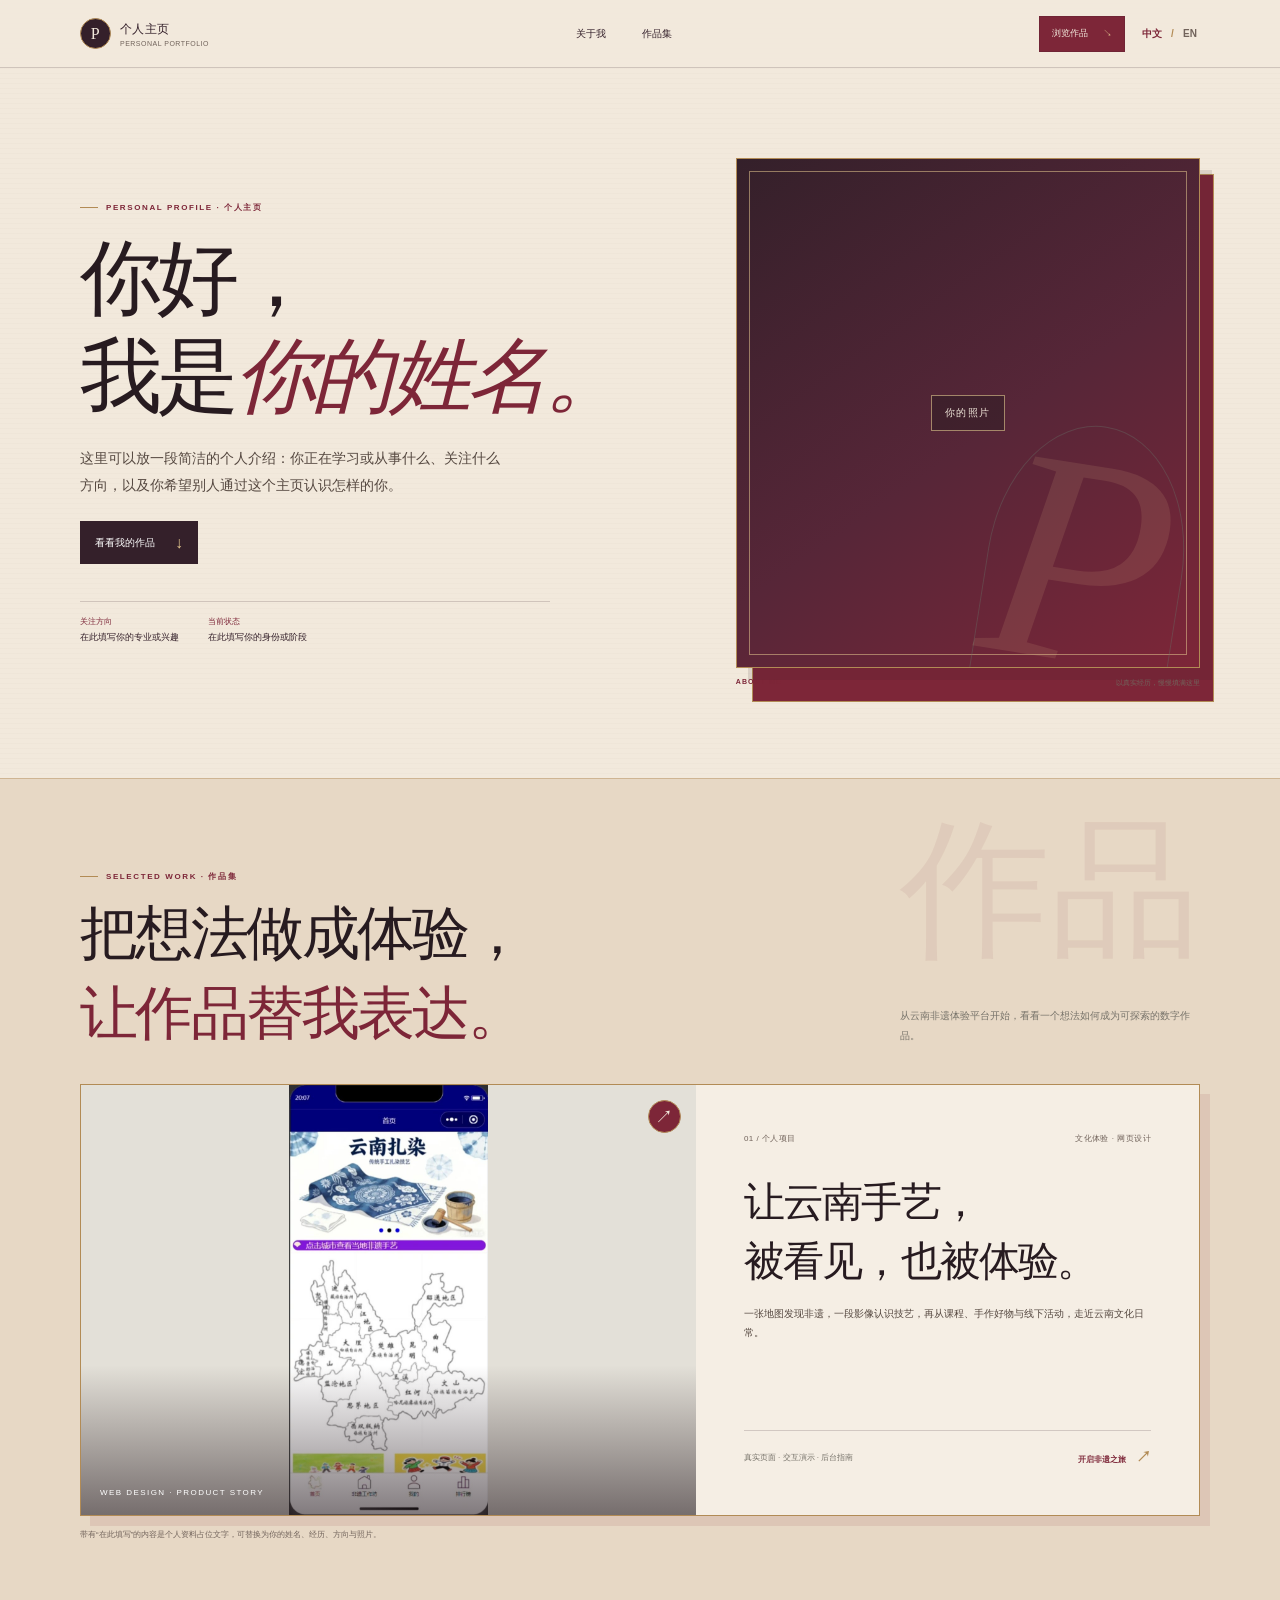
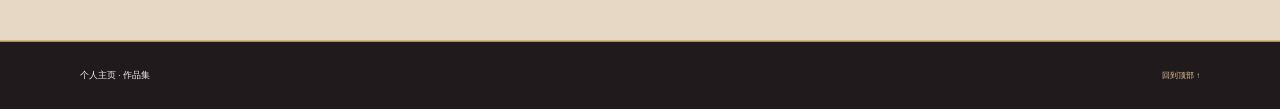
<file: index.html>
<!doctype html>
<html lang="zh-CN">
<head>
  <meta charset="utf-8">
  <meta name="viewport" content="width=device-width, initial-scale=1">
  <meta name="theme-color" content="#f2e9dc">
  <meta name="description" content="个人主页与作品集，展示项目实践与云南非遗文化平台。">
  <title>个人主页 · 作品集</title>
  <link rel="stylesheet" href="profile.css">
  <script src="i18n.js" defer></script>
</head>
<body>
  <header class="profile-header">
    <a class="wordmark" href="#top" aria-label="个人主页">
      <span class="wordmark-mark">P</span>
      <span>个人主页 <small>PERSONAL PORTFOLIO</small></span>
    </a>
    <nav aria-label="页面导航">
      <a href="#about">关于我</a>
      <a href="#portfolio">作品集</a>
    </nav>
    <a class="header-link" href="#portfolio">浏览作品 <span>↘</span></a>
    <div class="language-switch" role="group" aria-label="选择语言">
      <button type="button" data-language="zh" aria-pressed="true" aria-label="切换到中文">中文</button>
      <span aria-hidden="true">/</span>
      <button type="button" data-language="en" aria-pressed="false" aria-label="Switch to English">EN</button>
    </div>
  </header>

  <main id="top">
    <section class="intro page-width" id="about">
      <div class="intro-copy">
        <p class="eyebrow"><span></span> PERSONAL PROFILE · 个人主页</p>
        <h1 data-i18n-html="profileHeadline">你好，<br>我是<span>你的姓名。</span></h1>
        <p class="intro-lead">这里可以放一段简洁的个人介绍：你正在学习或从事什么、关注什么方向，以及你希望别人通过这个主页认识怎样的你。</p>
        <a class="intro-cta" href="#portfolio">看看我的作品 <span>↓</span></a>
        <div class="profile-meta">
          <div><small>关注方向</small><strong>在此填写你的专业或兴趣</strong></div>
          <div><small>当前状态</small><strong>在此填写你的身份或阶段</strong></div>
        </div>
      </div>
      <div class="portrait-card" aria-label="个人形象图片占位区">
        <div class="portrait-placeholder"><span>你的照片</span><i>+</i></div>
        <div class="portrait-caption"><span>ABOUT ME</span><span>以真实经历，慢慢填满这里</span></div>
      </div>
    </section>

    <section class="portfolio-section" id="portfolio">
      <div class="page-width">
        <div class="section-title">
          <div>
            <p class="eyebrow"><span></span> SELECTED WORK · 作品集</p>
            <h2 data-i18n-html="portfolioHeadline">把想法做成体验，<br><em>让作品替我表达。</em></h2>
          </div>
          <p>从云南非遗体验平台开始，看看一个想法如何成为可探索的数字作品。</p>
        </div>
        <a class="project-card" href="heritage.html">
          <div class="project-cover">
            <img src="assets/screen-home.jpg" alt="云南非遗文化小程序首页实机截图，包含地图入口">
            <span class="cover-label">WEB DESIGN · PRODUCT STORY</span>
            <span class="cover-arrow" aria-hidden="true">↗</span>
          </div>
          <div class="project-copy">
            <div class="project-meta"><span>01 / 个人项目</span><span>文化体验 · 网页设计</span></div>
            <h3 data-i18n-html="projectHeadline">让云南手艺，<br>被看见，也被体验。</h3>
            <p>一张地图发现非遗，一段影像认识技艺，再从课程、手作好物与线下活动，走近云南文化日常。</p>
            <div class="project-footer"><span>真实页面 · 交互演示 · 后台指南</span><span class="project-link">开启非遗之旅 <b>↗</b></span></div>
          </div>
        </a>
        <p class="edit-note">带有“在此填写”的内容是个人资料占位文字，可替换为你的姓名、经历、方向与照片。</p>
      </div>
    </section>

    <footer class="profile-footer">
      <span>个人主页 · 作品集</span>
      <a href="#top">回到顶部 ↑</a>
    </footer>
  </main>
</body>
</html>
</file>
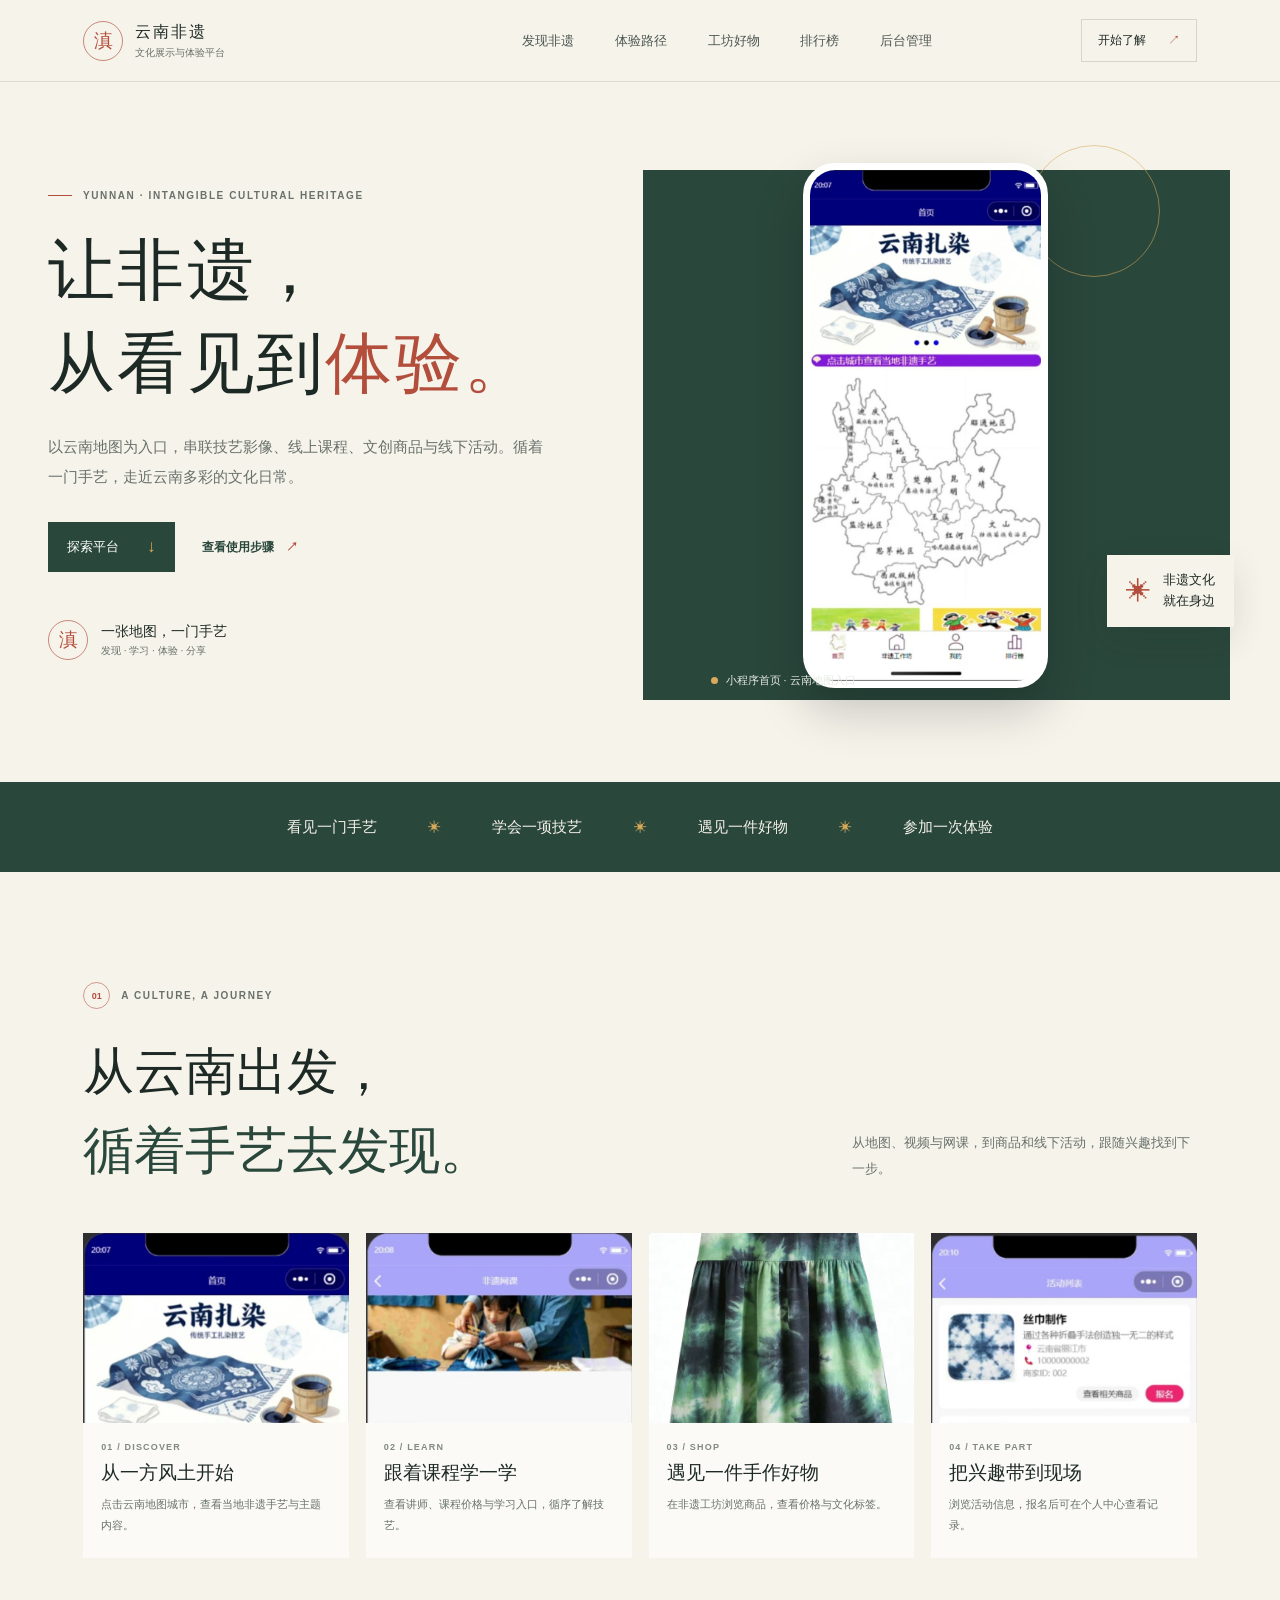
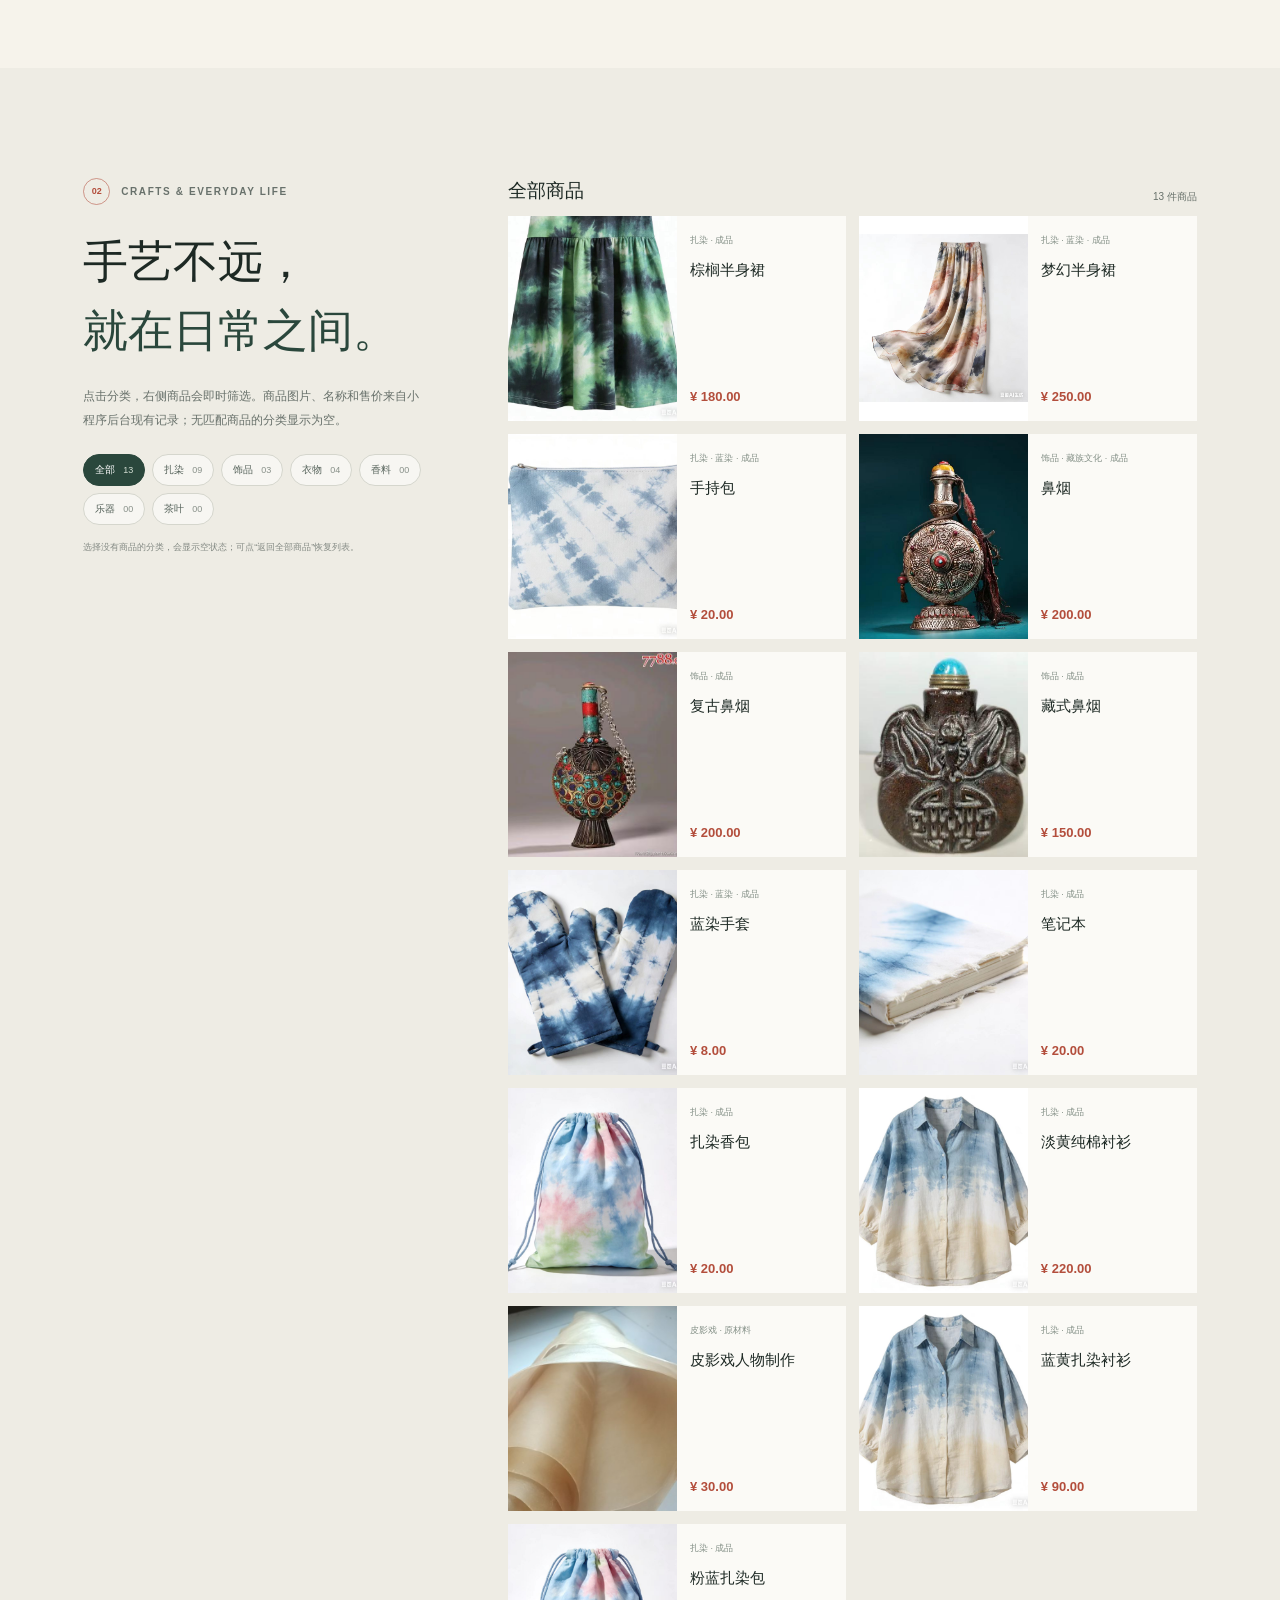
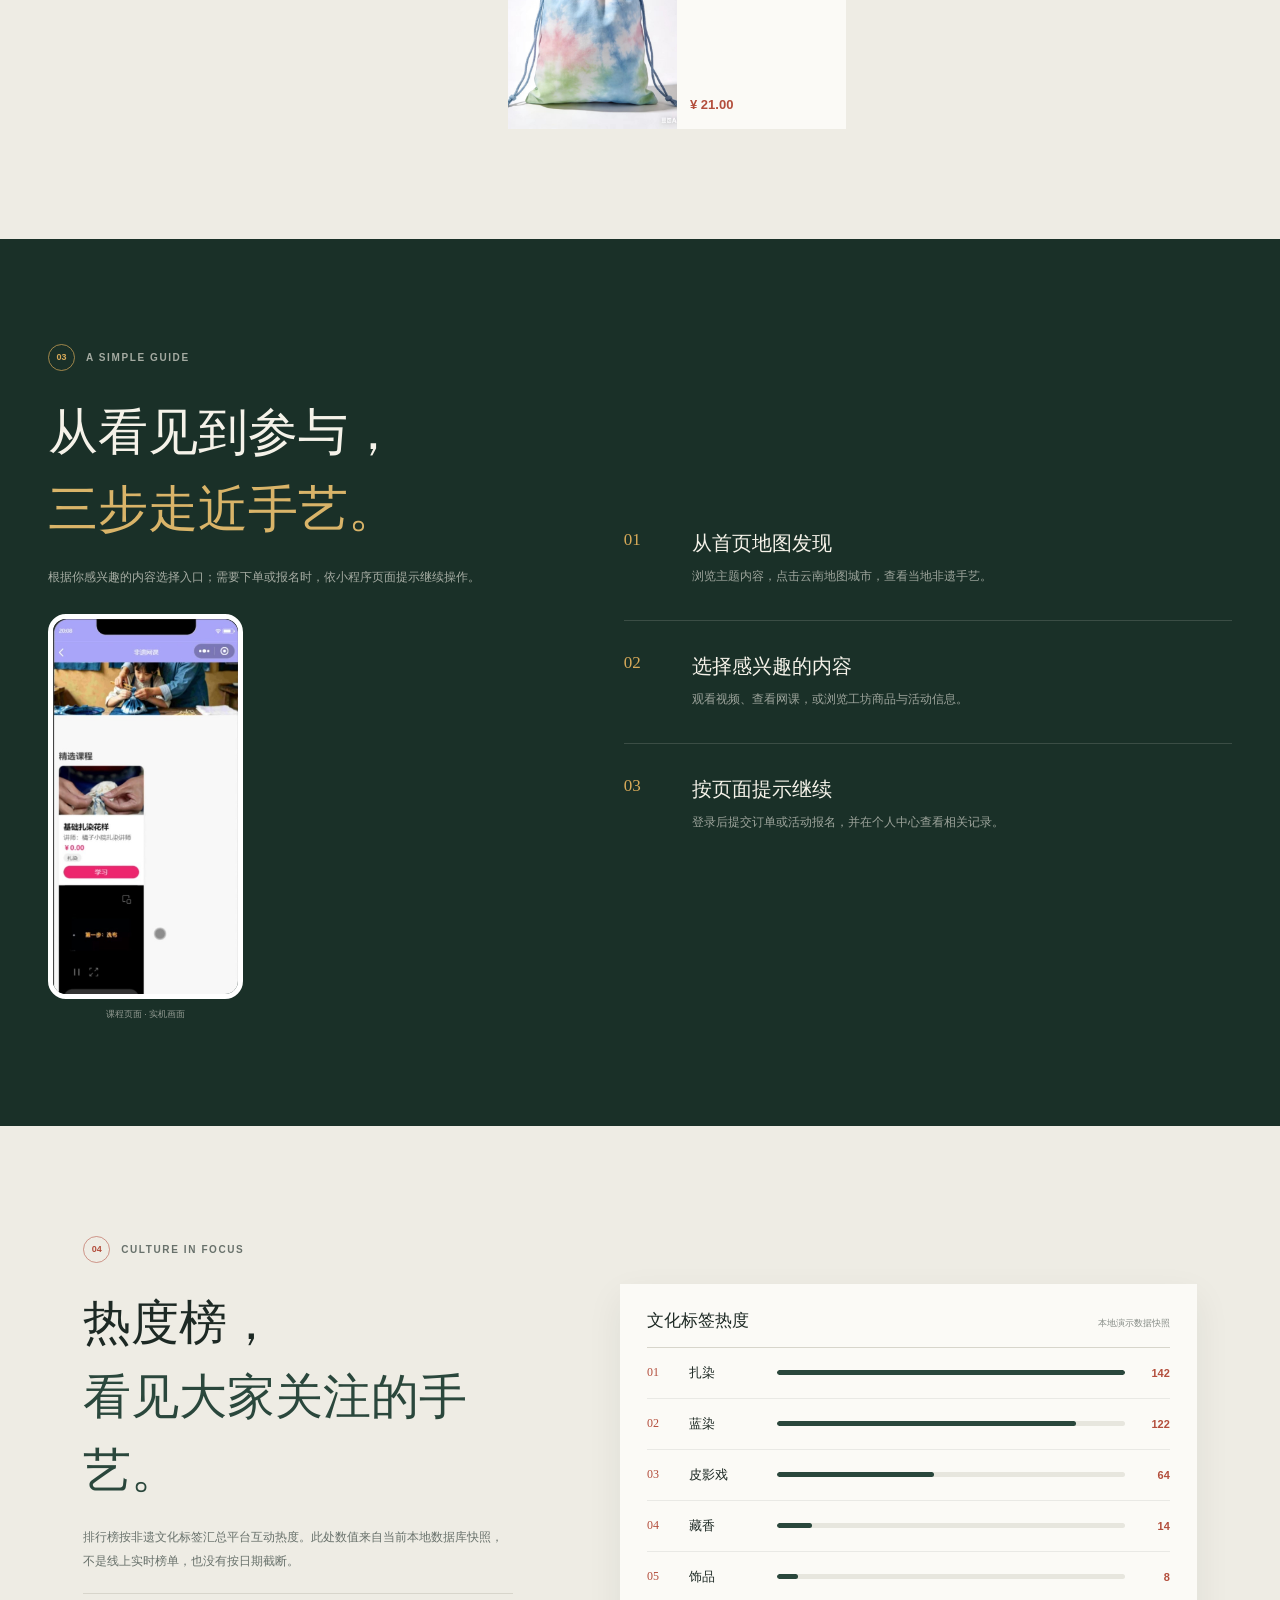
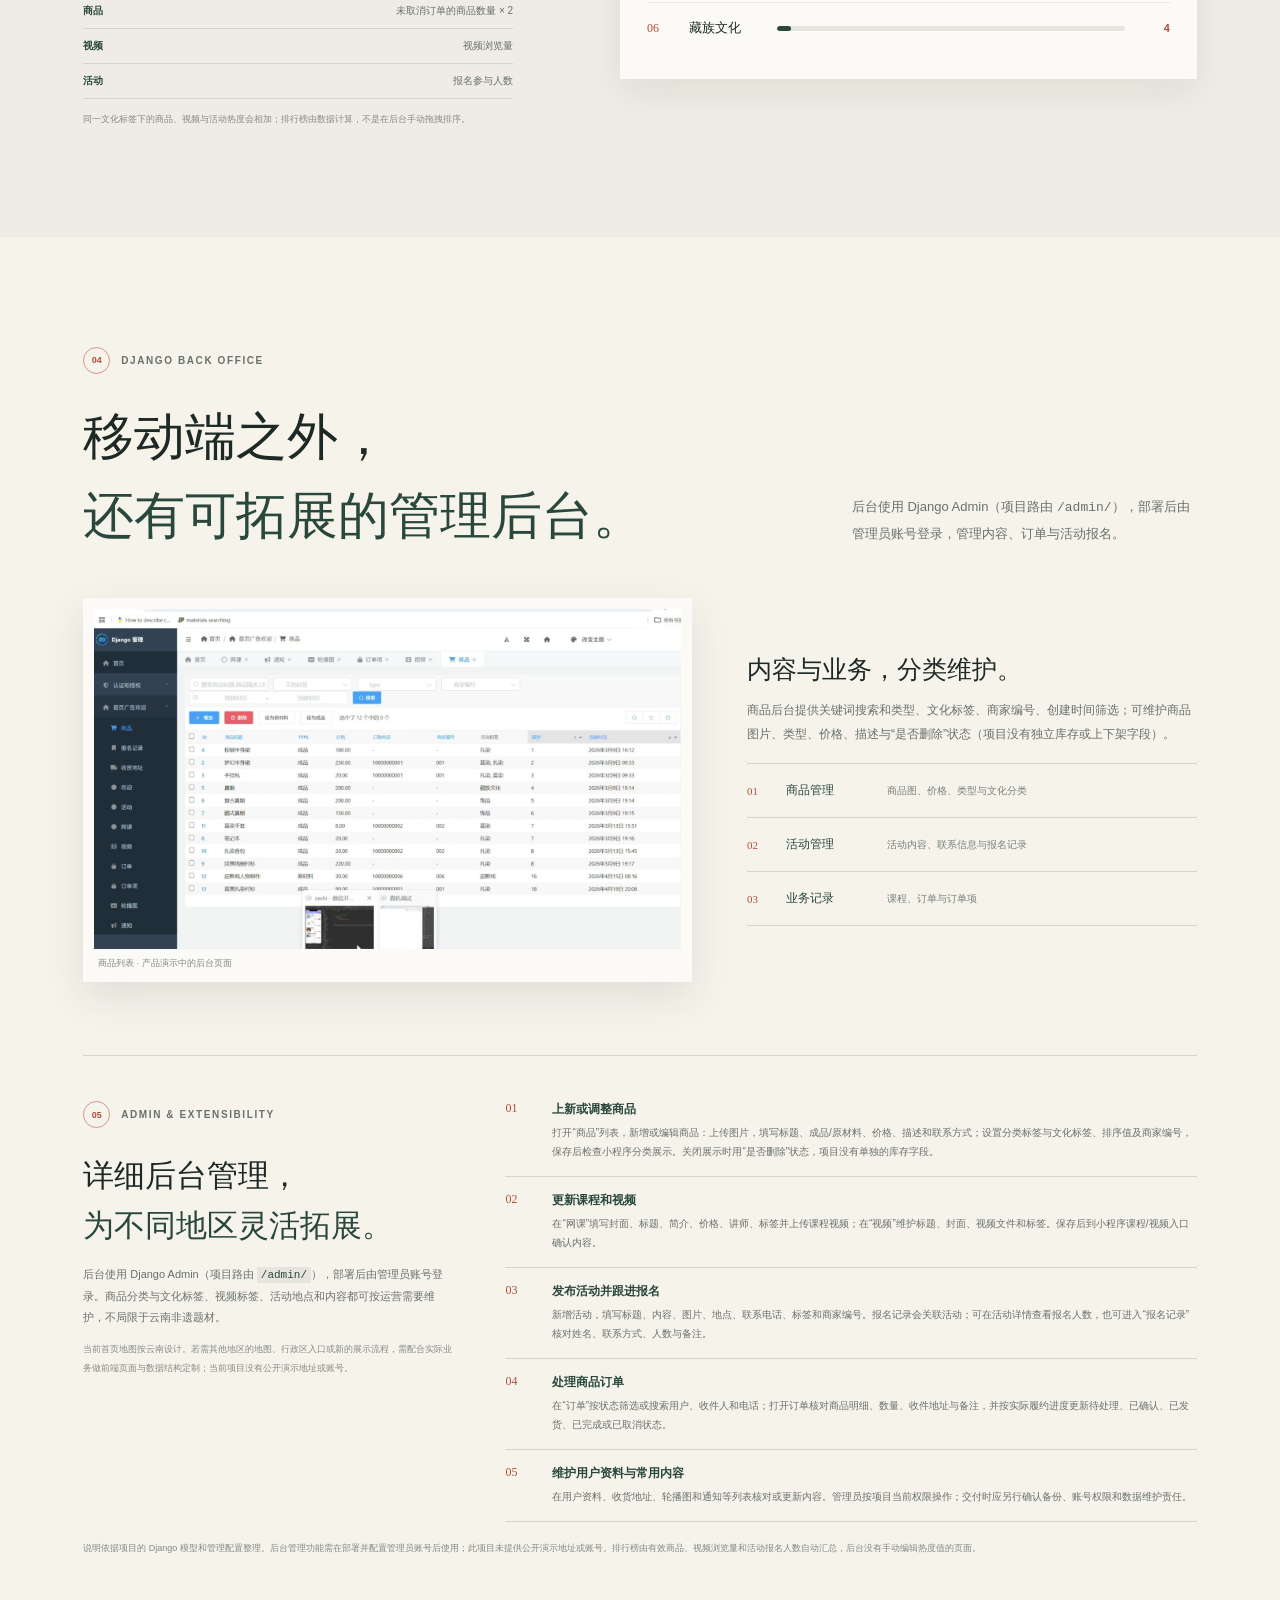
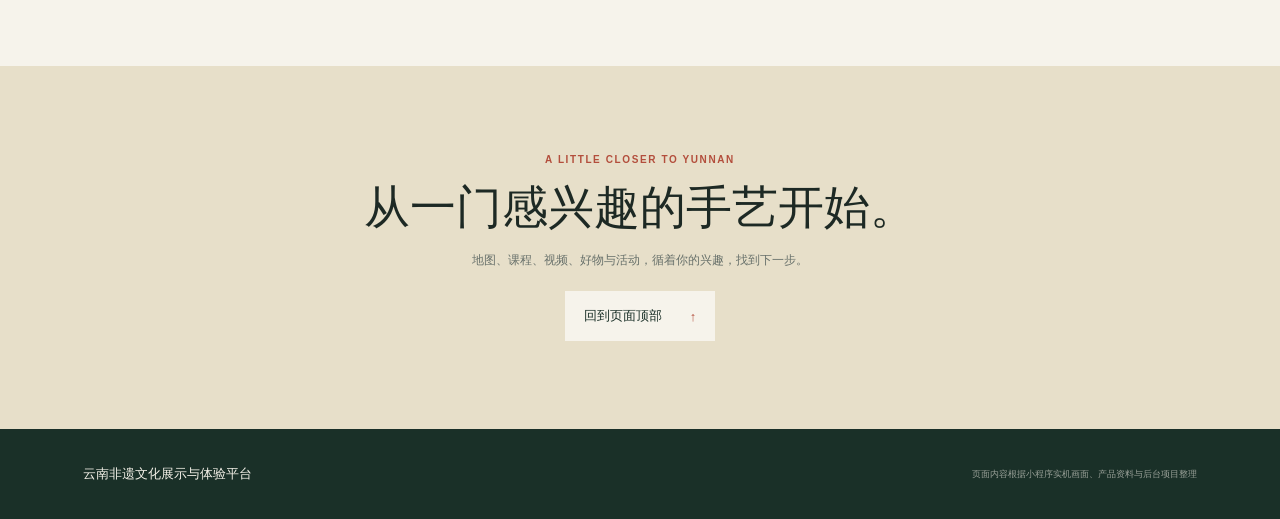
<file: figma-redesign.html>
<!doctype html>
<html lang="zh-CN">
<head>
  <meta charset="utf-8">
  <meta name="viewport" content="width=device-width, initial-scale=1">
  <meta name="theme-color" content="#f6f3eb">
  <title>云南非遗 · 网页改版方案</title>
  <link rel="stylesheet" href="figma-redesign.css">
  <script src="https://mcp.figma.com/mcp/html-to-design/capture.js" async></script>
</head>
<body>
  <header class="site-header">
    <a class="brand" href="#top">
      <span class="brand-seal">滇</span>
      <span><strong>云南非遗</strong><small>文化展示与体验平台</small></span>
    </a>
    <nav aria-label="页面导航">
      <a href="#discover">发现非遗</a>
      <a href="#journey">体验路径</a>
      <a href="#products">工坊好物</a>
      <a href="#rank">排行榜</a>
      <a href="#back-office">后台管理</a>
    </nav>
    <a class="header-cta" href="#guide">开始了解 <span>↗</span></a>
  </header>

  <main id="top">
    <section class="hero">
      <div class="hero-copy">
        <p class="eyebrow"><i></i> YUNNAN · INTANGIBLE CULTURAL HERITAGE</p>
        <h1>让非遗，<br>从看见到<span>体验。</span></h1>
        <p class="hero-lead">以云南地图为入口，串联技艺影像、线上课程、文创商品与线下活动。循着一门手艺，走近云南多彩的文化日常。</p>
        <div class="hero-actions">
          <a class="button button-dark" href="#discover">探索平台 <span>↓</span></a>
          <a class="text-link" href="#guide">查看使用步骤 <span>↗</span></a>
        </div>
        <div class="hero-note">
          <span class="note-seal">滇</span>
          <p><strong>一张地图，一门手艺</strong><small>发现 · 学习 · 体验 · 分享</small></p>
        </div>
      </div>
      <div class="hero-visual">
        <div class="hero-wash"></div>
        <div class="phone-frame">
          <img src="assets/screen-home.jpg" alt="云南非遗小程序首页实机截图，包含地图入口">
        </div>
        <div class="hero-caption"><span class="caption-dot"></span>小程序首页 · 云南地图入口</div>
        <div class="floating-note"><span>✳</span><p>非遗文化<br><b>就在身边</b></p></div>
      </div>
    </section>

    <div class="journey-ribbon" id="journey">
      <span>看见一门手艺</span><i>✳</i><span>学会一项技艺</span><i>✳</i>
      <span>遇见一件好物</span><i>✳</i><span>参加一次体验</span>
    </div>

    <section class="section discover" id="discover">
      <div class="section-heading">
        <div>
          <p class="eyebrow"><b>01</b> A CULTURE, A JOURNEY</p>
          <h2>从云南出发，<br><em>循着手艺去发现。</em></h2>
        </div>
        <p>从地图、视频与网课，到商品和线下活动，跟随兴趣找到下一步。</p>
      </div>
      <div class="experience-grid">
        <article class="experience-card">
          <div class="card-image"><img src="assets/screen-home.jpg" alt="小程序首页地图入口"></div>
          <p class="card-kicker">01 / DISCOVER</p><h3>从一方风土开始</h3>
          <p class="card-copy">点击云南地图城市，查看当地非遗手艺与主题内容。</p>
        </article>
        <article class="experience-card">
          <div class="card-image"><img src="assets/screen-course.jpg" alt="小程序网课页面实机截图"></div>
          <p class="card-kicker">02 / LEARN</p><h3>跟着课程学一学</h3>
          <p class="card-copy">查看讲师、课程价格与学习入口，循序了解技艺。</p>
        </article>
        <article class="experience-card">
          <div class="card-image"><img src="assets/palm-skirt.jpg" alt="后台商品记录中的棕榈半身裙实物图"></div>
          <p class="card-kicker">03 / SHOP</p><h3>遇见一件手作好物</h3>
          <p class="card-copy">在非遗工坊浏览商品，查看价格与文化标签。</p>
        </article>
        <article class="experience-card">
          <div class="card-image"><img src="assets/activity-list.jpg" alt="小程序活动列表实机截图，显示活动图片、地点信息和报名入口"></div>
          <p class="card-kicker">04 / TAKE PART</p><h3>把兴趣带到现场</h3>
          <p class="card-copy">浏览活动信息，报名后可在个人中心查看记录。</p>
        </article>
      </div>
    </section>

    <section class="section products" id="products">
      <div class="products-intro">
        <p class="eyebrow"><b>02</b> CRAFTS & EVERYDAY LIFE</p>
        <h2>手艺不远，<br><em>就在日常之间。</em></h2>
        <p>点击分类，右侧商品会即时筛选。商品图片、名称和售价来自小程序后台现有记录；无匹配商品的分类显示为空。</p>
        <div class="category-chips" role="group" aria-label="筛选工坊商品">
          <button class="chip is-active" type="button" data-category="all" aria-pressed="true">全部 <b>13</b></button>
          <button class="chip" type="button" data-category="dye" aria-pressed="false">扎染 <b>09</b></button>
          <button class="chip" type="button" data-category="accessories" aria-pressed="false">饰品 <b>03</b></button>
          <button class="chip" type="button" data-category="clothing" aria-pressed="false">衣物 <b>04</b></button>
          <button class="chip" type="button" data-category="spice" aria-pressed="false">香料 <b>00</b></button>
          <button class="chip" type="button" data-category="music" aria-pressed="false">乐器 <b>00</b></button>
          <button class="chip" type="button" data-category="tea" aria-pressed="false">茶叶 <b>00</b></button>
        </div>
        <small class="data-note">选择没有商品的分类，会显示空状态；可点“返回全部商品”恢复列表。</small>
      </div>
      <div class="product-results" aria-live="polite">
        <div class="product-results-heading">
          <h3 id="active-category">全部商品</h3><span id="product-count">13 件商品</span>
        </div>
        <div class="product-grid" id="product-grid"></div>
        <div class="product-empty" id="product-empty" hidden>
          <span aria-hidden="true">✳</span><h4>当前后台暂无这个分类的商品</h4>
          <p>现有商品记录中没有匹配项目，不展示虚构商品。</p>
          <button type="button" class="show-all-products">返回全部商品</button>
        </div>
      </div>
    </section>

    <section class="guide" id="guide">
      <div class="guide-inner">
        <div class="guide-copy">
          <p class="eyebrow"><b>03</b> A SIMPLE GUIDE</p>
          <h2>从看见到参与，<br><em>三步走近手艺。</em></h2>
          <p class="guide-lead">根据你感兴趣的内容选择入口；需要下单或报名时，依小程序页面提示继续操作。</p>
          <div class="guide-phone">
            <img src="assets/screen-course.jpg" alt="小程序课程页面实机截图">
            <span>课程页面 · 实机画面</span>
          </div>
        </div>
        <ol class="steps">
          <li><span>01</span><div><h3>从首页地图发现</h3><p>浏览主题内容，点击云南地图城市，查看当地非遗手艺。</p></div></li>
          <li><span>02</span><div><h3>选择感兴趣的内容</h3><p>观看视频、查看网课，或浏览工坊商品与活动信息。</p></div></li>
          <li><span>03</span><div><h3>按页面提示继续</h3><p>登录后提交订单或活动报名，并在个人中心查看相关记录。</p></div></li>
        </ol>
      </div>
    </section>

    <section class="section rank-section" id="rank">
      <div class="rank-copy">
        <p class="eyebrow"><b>04</b> CULTURE IN FOCUS</p>
        <h2>热度榜，<br><em>看见大家关注的手艺。</em></h2>
        <p>排行榜按非遗文化标签汇总平台互动热度。此处数值来自当前本地数据库快照，不是线上实时榜单，也没有按日期截断。</p>
        <div class="rank-rules">
          <p><b>商品</b><span>未取消订单的商品数量 × 2</span></p>
          <p><b>视频</b><span>视频浏览量</span></p>
          <p><b>活动</b><span>报名参与人数</span></p>
        </div>
        <small>同一文化标签下的商品、视频与活动热度会相加；排行榜由数据计算，不是在后台手动拖拽排序。</small>
      </div>
      <div class="rank-board">
        <div class="rank-board-heading"><span>文化标签热度</span><small>本地演示数据快照</small></div>
        <ol>
          <li><span class="rank-number">01</span><b>扎染</b><i><span style="width:100%"></span></i><strong>142</strong></li>
          <li><span class="rank-number">02</span><b>蓝染</b><i><span style="width:86%"></span></i><strong>122</strong></li>
          <li><span class="rank-number">03</span><b>皮影戏</b><i><span style="width:45%"></span></i><strong>64</strong></li>
          <li><span class="rank-number">04</span><b>藏香</b><i><span style="width:10%"></span></i><strong>14</strong></li>
          <li><span class="rank-number">05</span><b>饰品</b><i><span style="width:6%"></span></i><strong>8</strong></li>
          <li><span class="rank-number">06</span><b>藏族文化</b><i><span style="width:4%"></span></i><strong>4</strong></li>
        </ol>
      </div>
    </section>

    <section class="section back-office" id="back-office">
      <div class="section-heading">
        <div>
          <p class="eyebrow"><b>04</b> DJANGO BACK OFFICE</p>
          <h2>移动端之外，<br><em>还有可拓展的管理后台。</em></h2>
        </div>
        <p>后台使用 Django Admin（项目路由 <code>/admin/</code>），部署后由管理员账号登录，管理内容、订单与活动报名。</p>
      </div>
      <div class="admin-layout">
        <figure class="admin-image">
          <img src="assets/admin-goods.jpg" alt="产品演示中的 Django Admin 商品管理列表截图">
          <figcaption>商品列表 · 产品演示中的后台页面</figcaption>
        </figure>
        <div class="admin-details">
          <h3>内容与业务，分类维护。</h3>
          <p>商品后台提供关键词搜索和类型、文化标签、商家编号、创建时间筛选；可维护商品图片、类型、价格、描述与“是否删除”状态（项目没有独立库存或上下架字段）。</p>
          <ul>
            <li><span>01</span><b>商品管理</b><small>商品图、价格、类型与文化分类</small></li>
            <li><span>02</span><b>活动管理</b><small>活动内容、联系信息与报名记录</small></li>
            <li><span>03</span><b>业务记录</b><small>课程、订单与订单项</small></li>
          </ul>
        </div>
      </div>
      <div class="admin-howto">
        <div class="admin-howto-heading">
          <p class="eyebrow"><b>05</b> ADMIN & EXTENSIBILITY</p>
          <h3>详细后台管理，<br><em>为不同地区灵活拓展。</em></h3>
          <p>后台使用 Django Admin（项目路由 <code>/admin/</code>），部署后由管理员账号登录。商品分类与文化标签、视频标签、活动地点和内容都可按运营需要维护，不局限于云南非遗题材。</p>
          <small>当前首页地图按云南设计。若需其他地区的地图、行政区入口或新的展示流程，需配合实际业务做前端页面与数据结构定制；当前项目没有公开演示地址或账号。</small>
        </div>
        <ol class="admin-steps">
          <li><span>01</span><div><h4>上新或调整商品</h4><p>打开“商品”列表，新增或编辑商品：上传图片，填写标题、成品/原材料、价格、描述和联系方式；设置分类标签与文化标签、排序值及商家编号，保存后检查小程序分类展示。关闭展示时用“是否删除”状态，项目没有单独的库存字段。</p></div></li>
          <li><span>02</span><div><h4>更新课程和视频</h4><p>在“网课”填写封面、标题、简介、价格、讲师、标签并上传课程视频；在“视频”维护标题、封面、视频文件和标签。保存后到小程序课程/视频入口确认内容。</p></div></li>
          <li><span>03</span><div><h4>发布活动并跟进报名</h4><p>新增活动，填写标题、内容、图片、地点、联系电话、标签和商家编号。报名记录会关联活动；可在活动详情查看报名人数，也可进入“报名记录”核对姓名、联系方式、人数与备注。</p></div></li>
          <li><span>04</span><div><h4>处理商品订单</h4><p>在“订单”按状态筛选或搜索用户、收件人和电话；打开订单核对商品明细、数量、收件地址与备注，并按实际履约进度更新待处理、已确认、已发货、已完成或已取消状态。</p></div></li>
          <li><span>05</span><div><h4>维护用户资料与常用内容</h4><p>在用户资料、收货地址、轮播图和通知等列表核对或更新内容。管理员按项目当前权限操作；交付时应另行确认备份、账号权限和数据维护责任。</p></div></li>
        </ol>
      </div>
      <p class="rank-admin-note">说明依据项目的 Django 模型和管理配置整理。后台管理功能需在部署并配置管理员账号后使用；此项目未提供公开演示地址或账号。排行榜由有效商品、视频浏览量和活动报名人数自动汇总，后台没有手动编辑热度值的页面。</p>
    </section>

    <section class="closing">
      <p class="eyebrow">A LITTLE CLOSER TO YUNNAN</p>
      <h2>从一门感兴趣的手艺开始。</h2>
      <p>地图、课程、视频、好物与活动，循着你的兴趣，找到下一步。</p>
      <a class="button button-light" href="#top">回到页面顶部 <span>↑</span></a>
    </section>
  </main>

  <footer>
    <span>云南非遗文化展示与体验平台</span>
    <small>页面内容根据小程序实机画面、产品资料与后台项目整理</small>
  </footer>
  <script src="figma-redesign.js"></script>
</body>
</html>
</file>
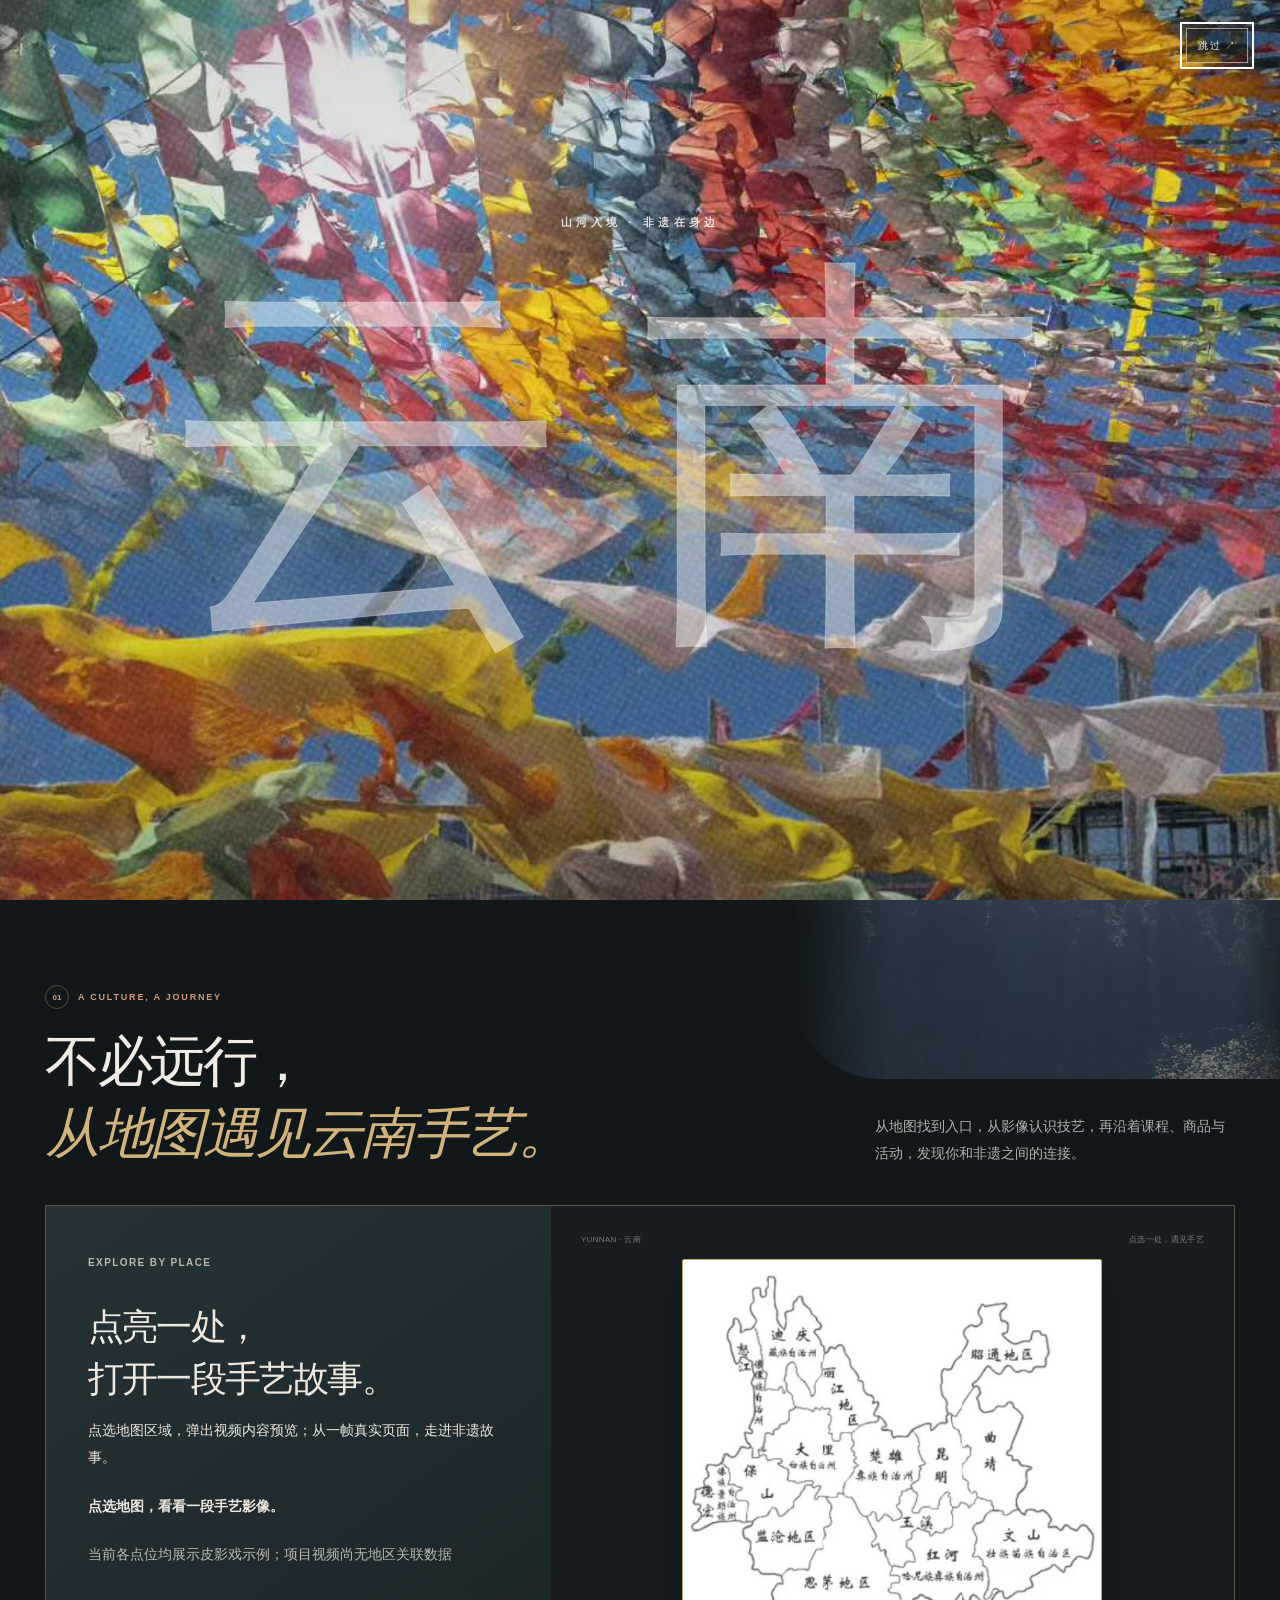
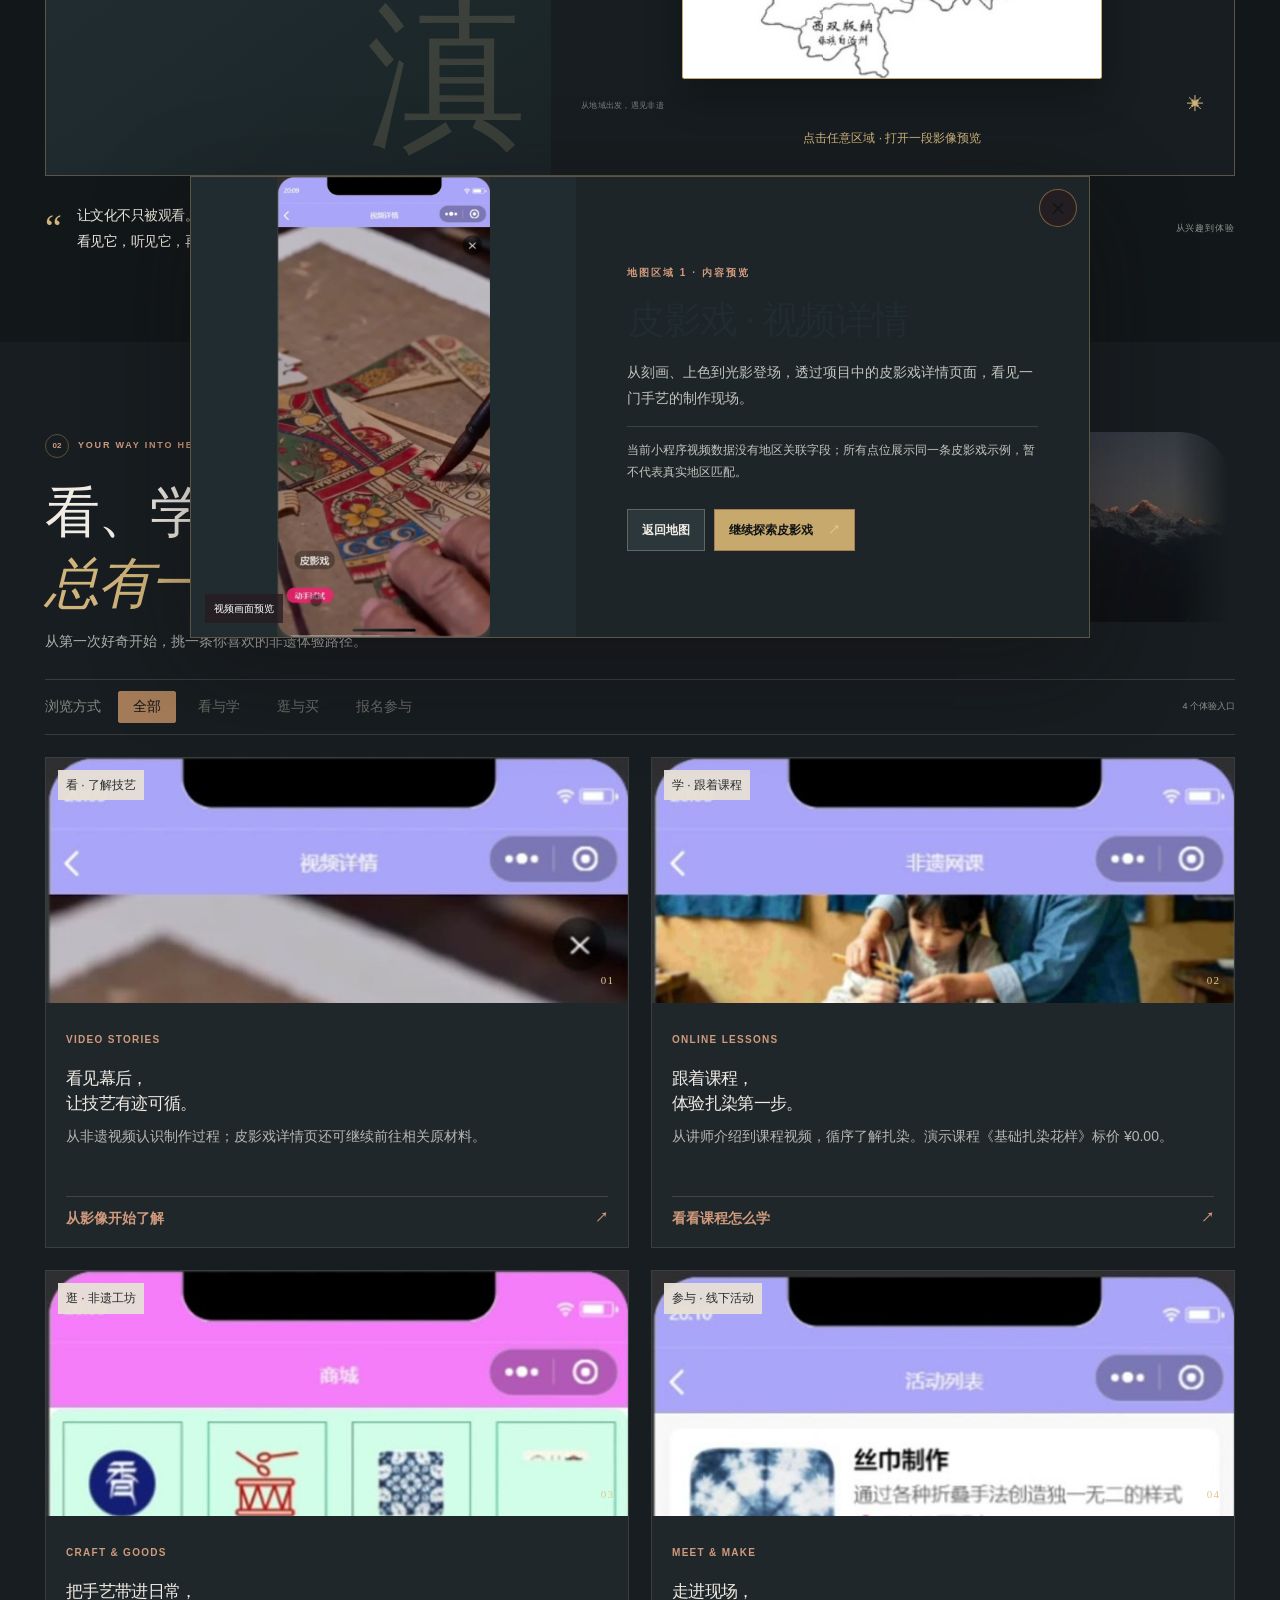
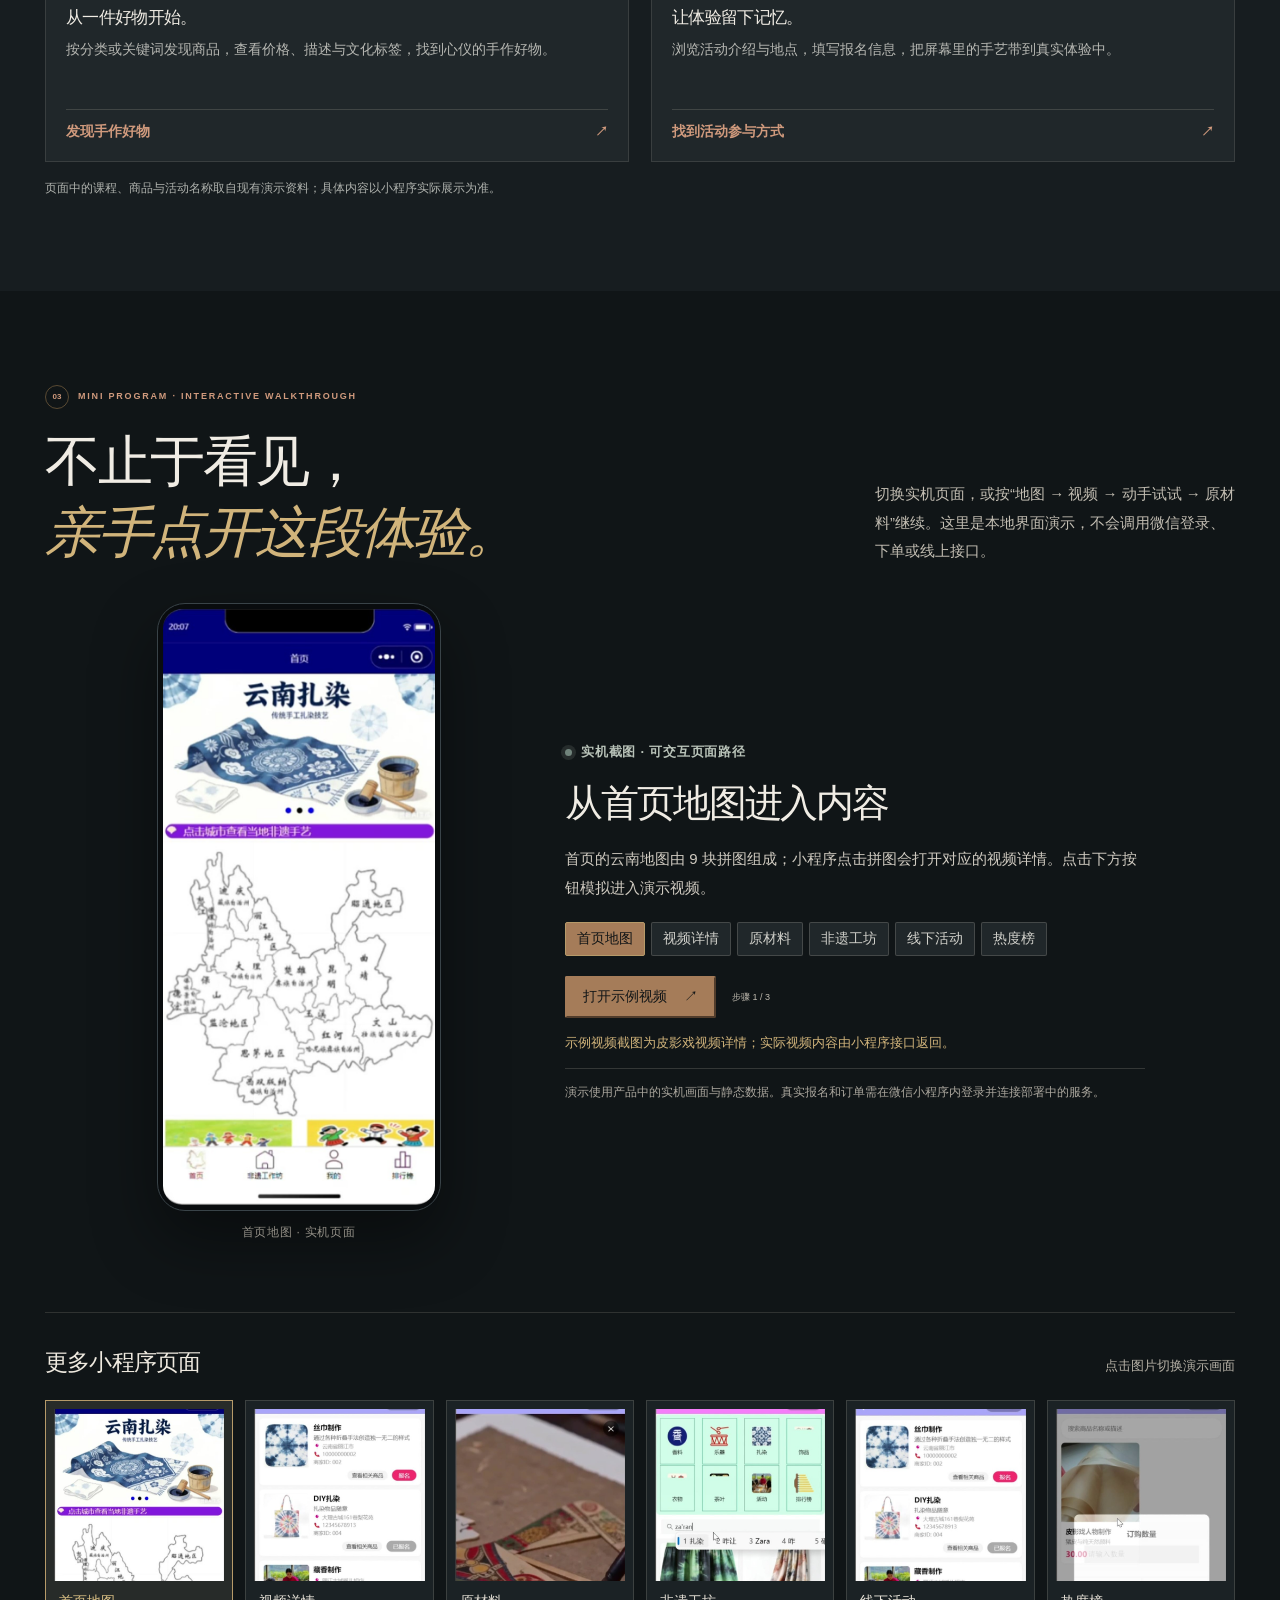
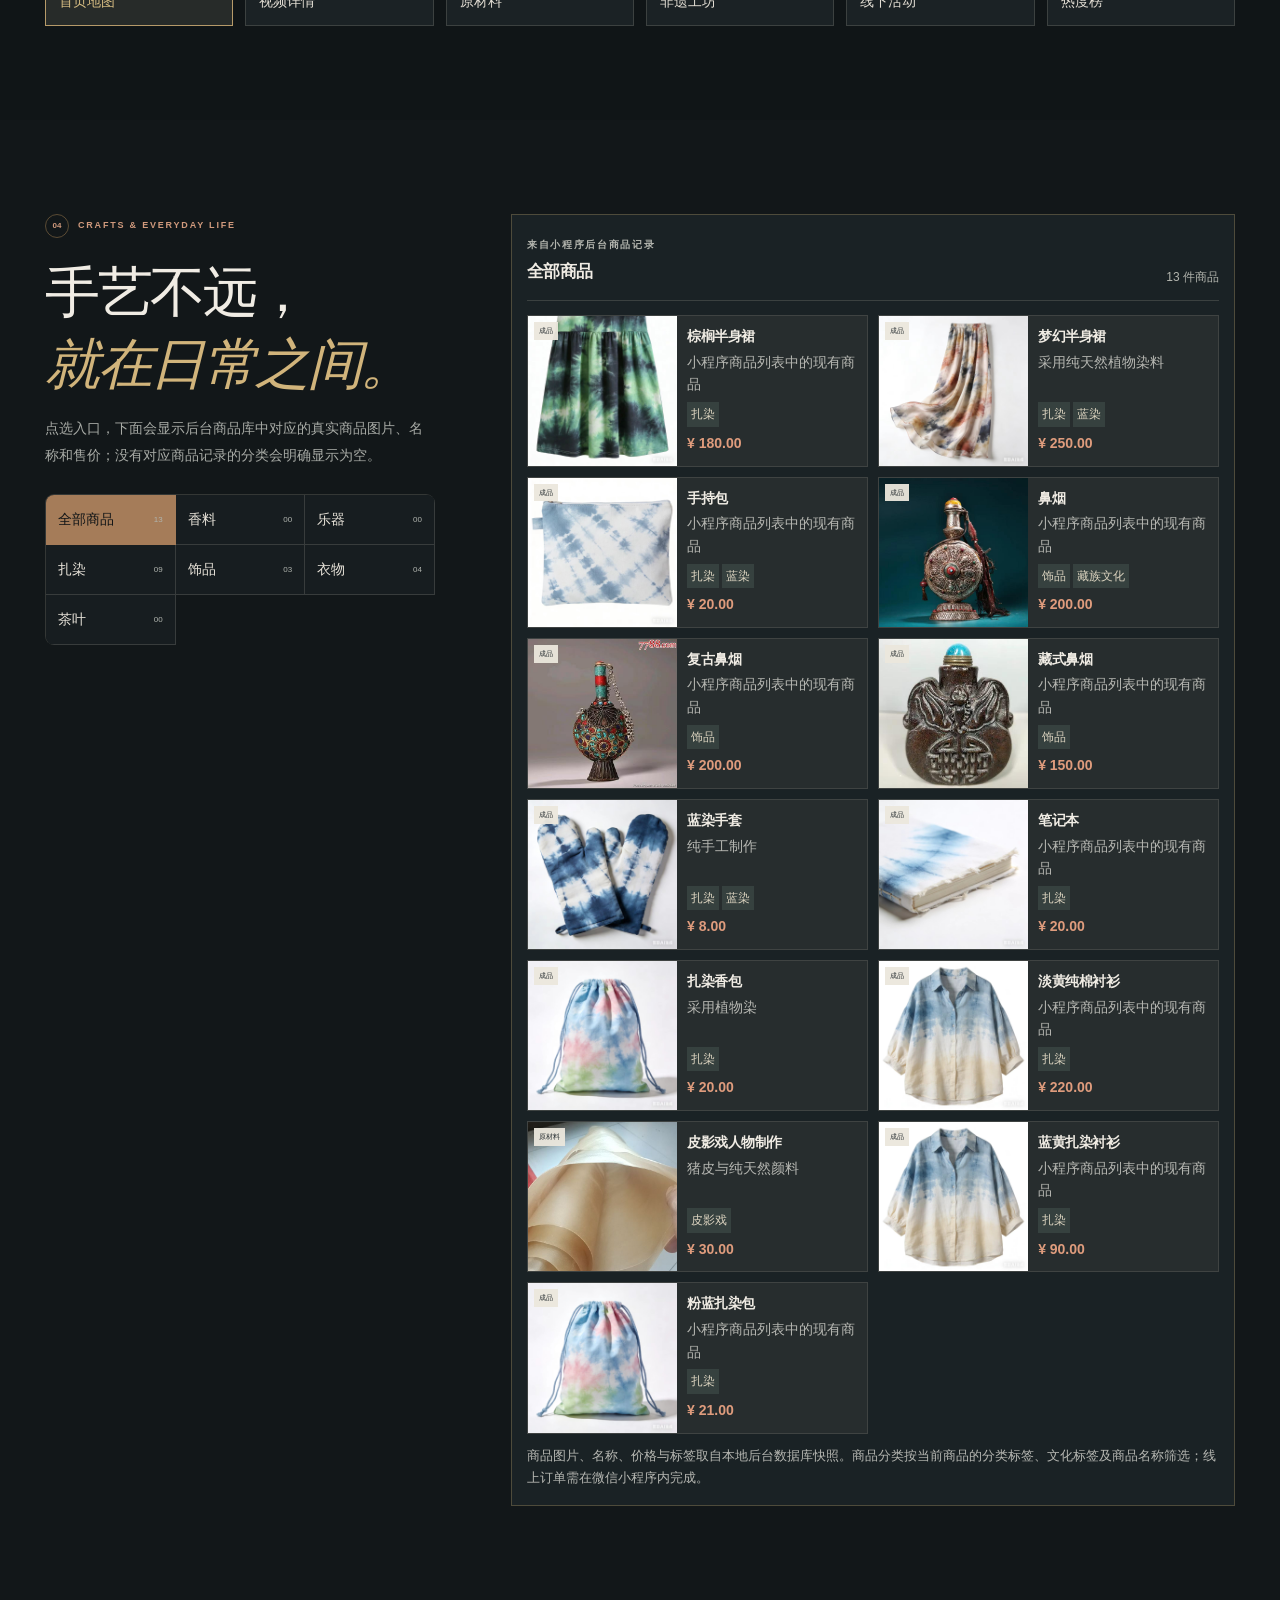
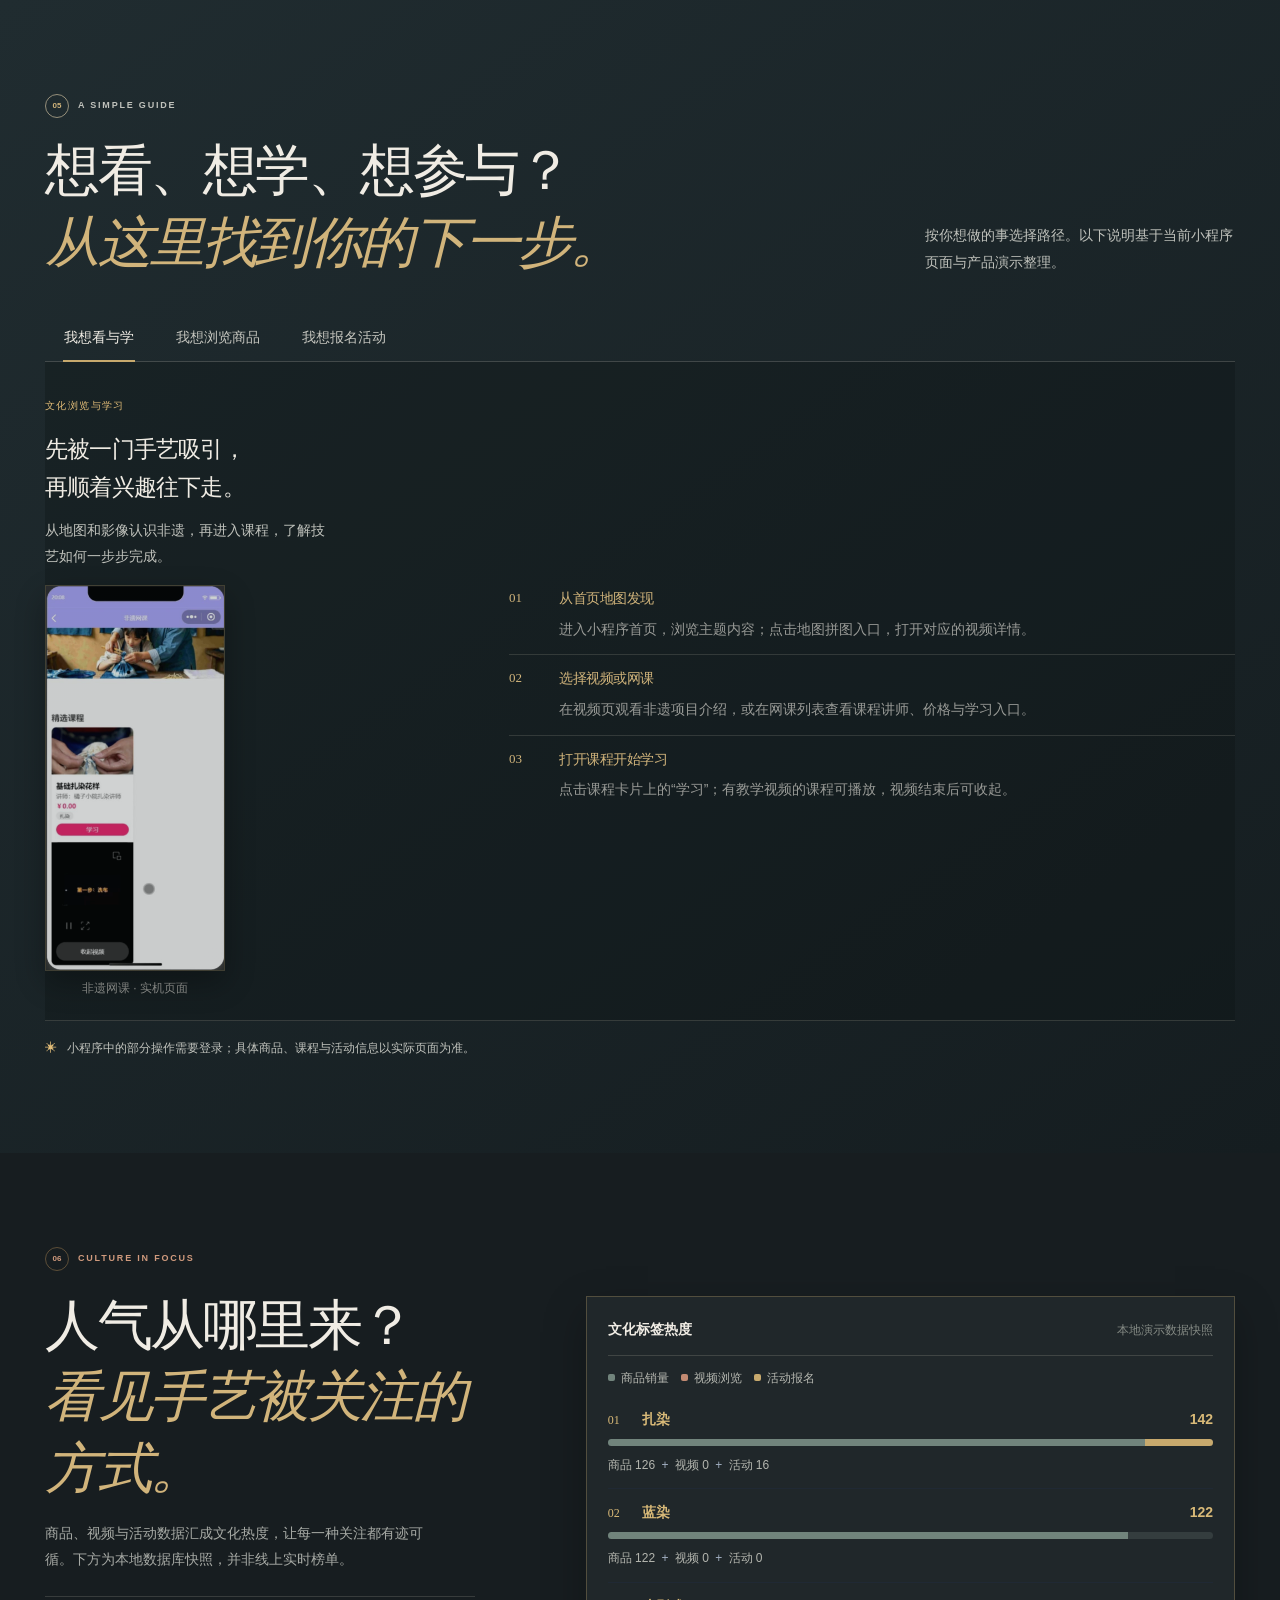
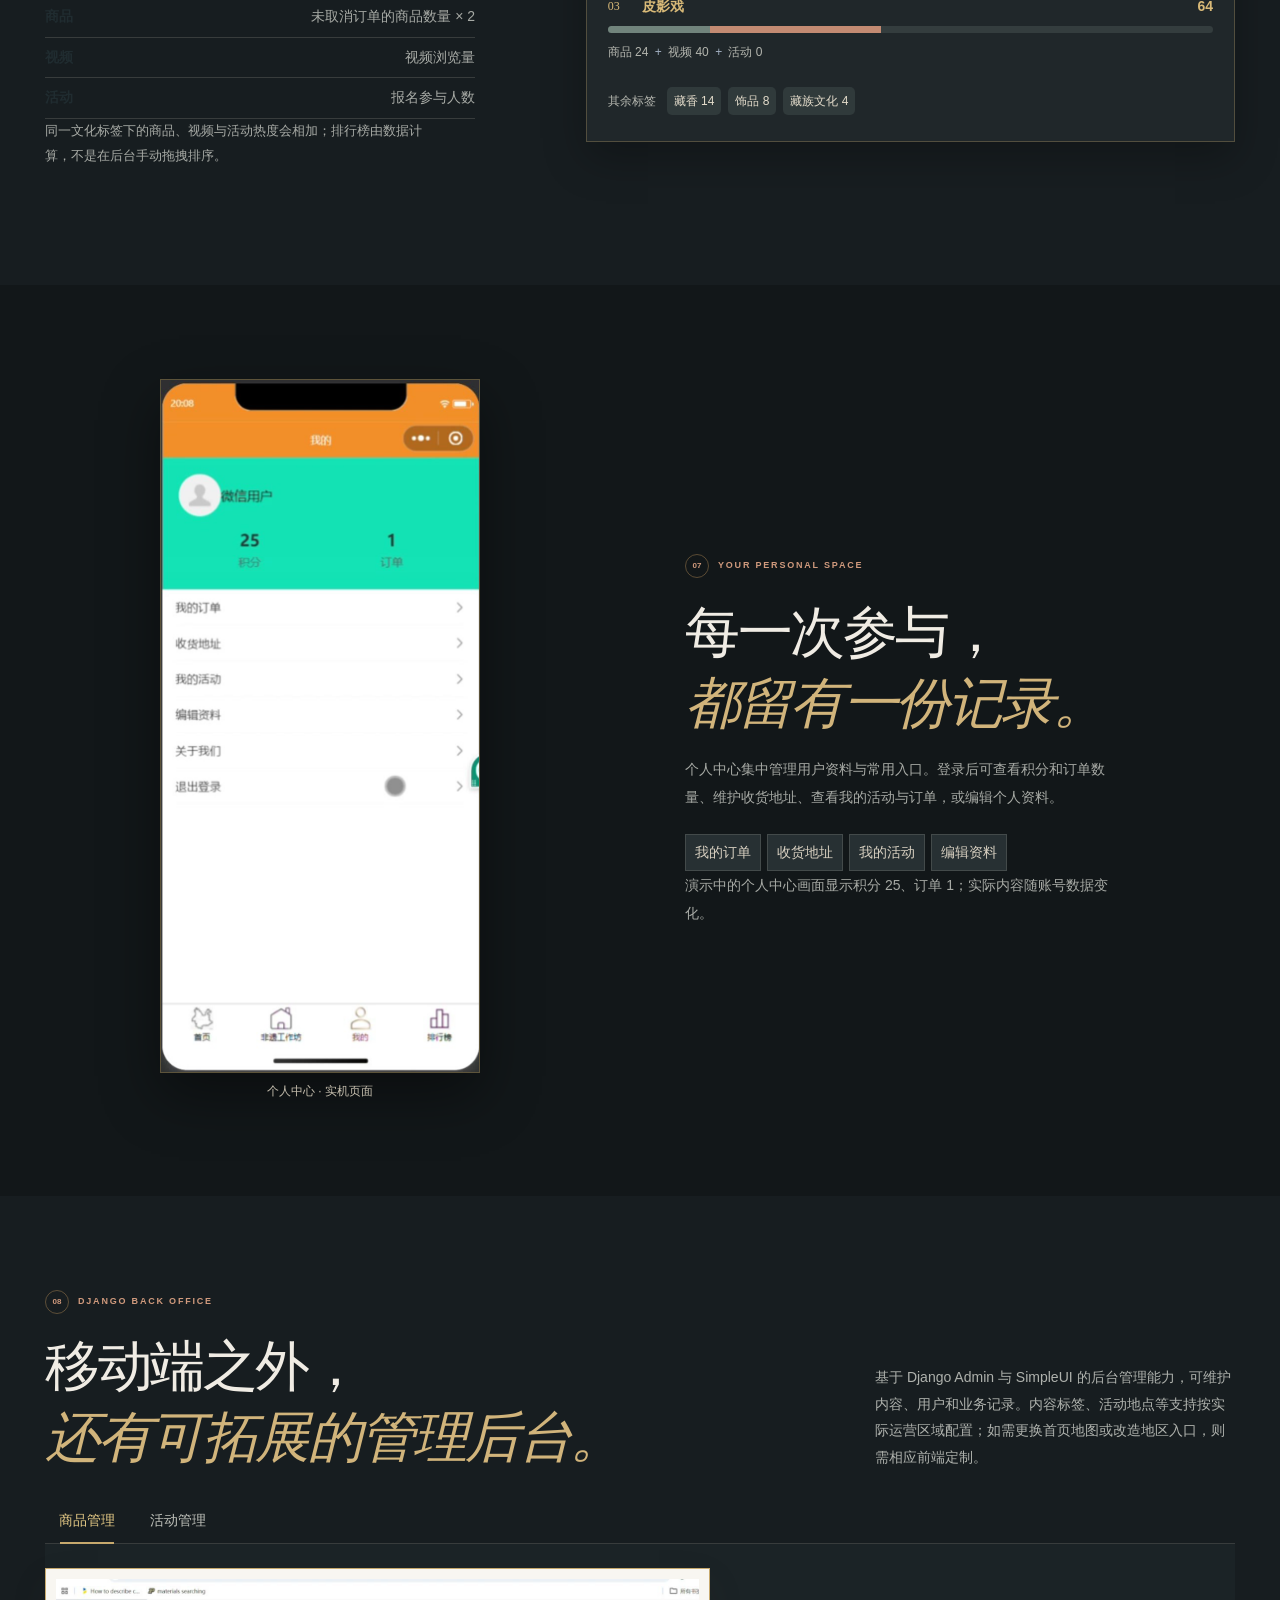
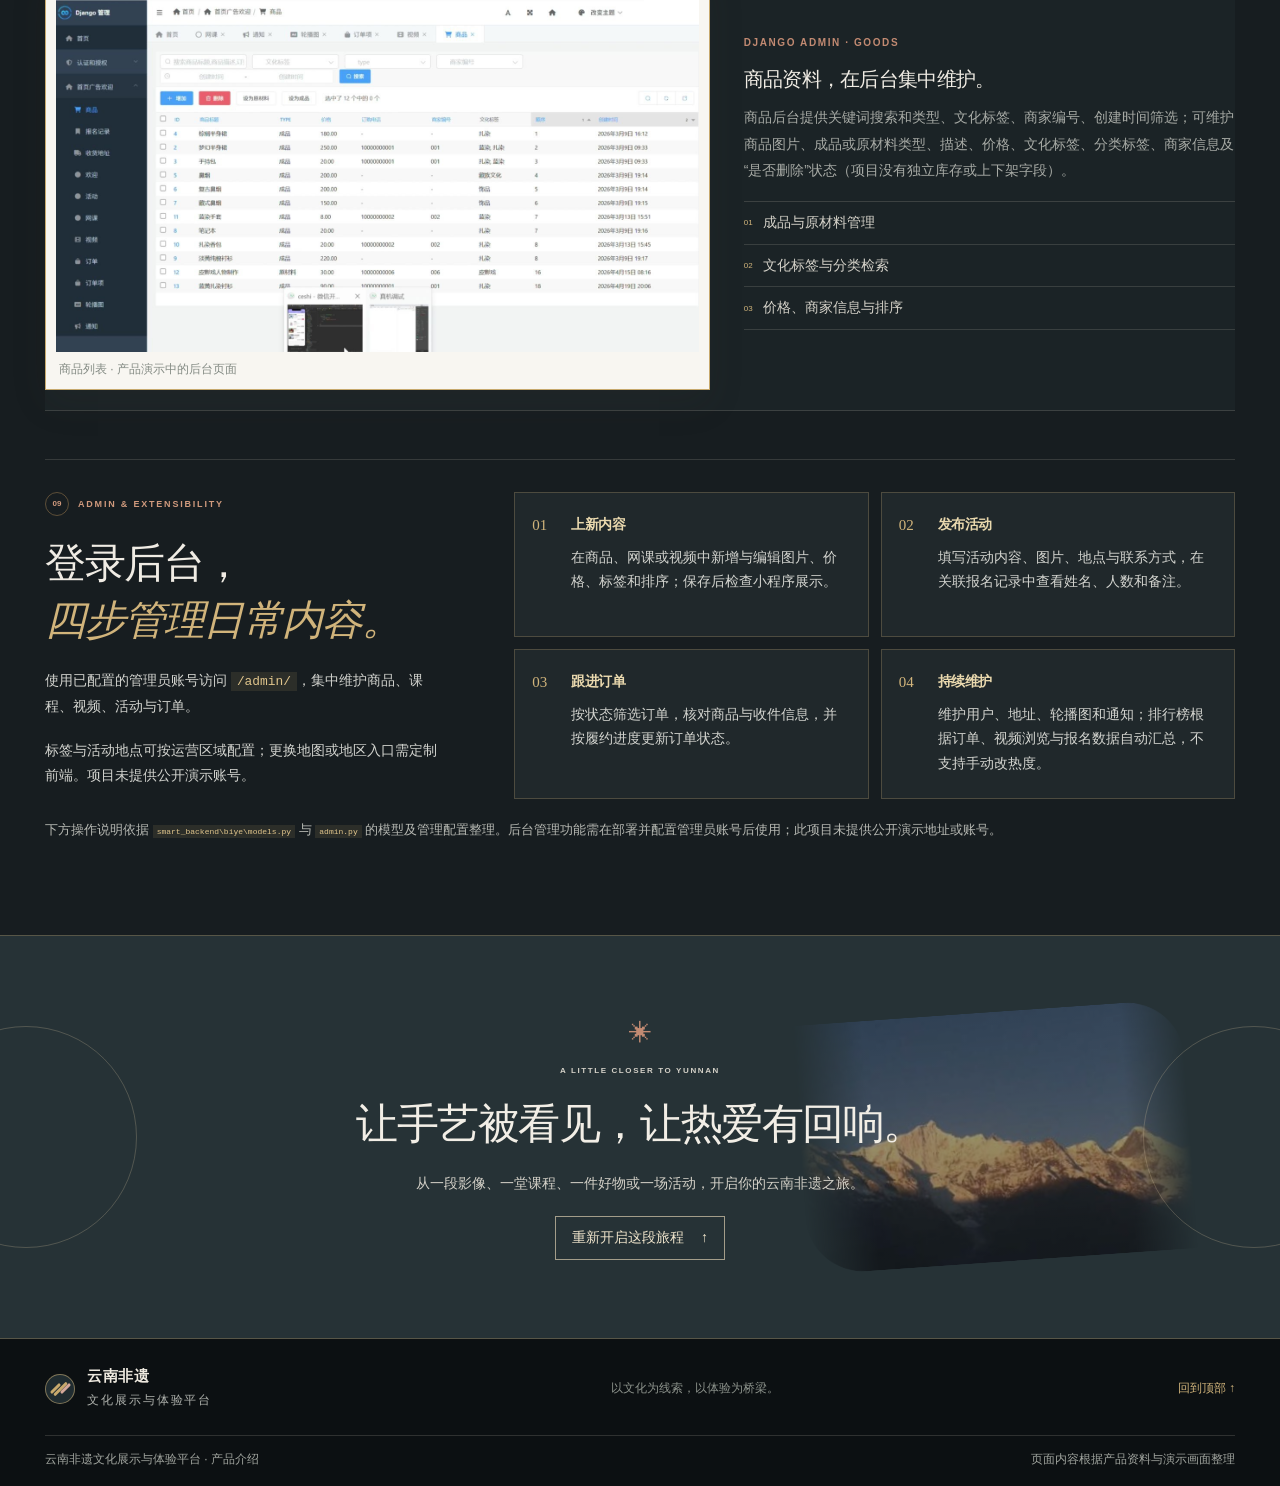
<file: heritage.html>
<!doctype html>
<html lang="zh-CN">
  <head>
    <meta charset="utf-8">
    <meta name="viewport" content="width=device-width, initial-scale=1">
    <meta name="theme-color" content="#f2e9dc">
    <meta name="description" content="了解云南非遗文化展示与体验平台：从地图发现技艺，通过视频、网课、文创商品与线下活动走近云南非遗。">
    <title>云南非遗文化平台 — 让手艺从看见到体验</title>
    <link rel="stylesheet" href="styles.css">
    <script src="i18n.js" defer></script>
    <script src="script.js" defer></script>
    <script src="https://mcp.figma.com/mcp/html-to-design/capture.js" async></script>
  </head>
  <body class="heritage-page">
    <div class="yunnan-photo-intro" role="dialog" aria-modal="true" aria-labelledby="photo-intro-title" aria-describedby="photo-intro-prompt" tabindex="-1">
      <div class="photo-intro-gallery" aria-hidden="true">
        <div class="photo-intro-frame" data-photo-scene="0"><img src="assets/yunnan-prayer-flags.jpg" alt=""></div>
        <div class="photo-intro-frame" data-photo-scene="1"><img src="assets/yunnan-valley.jpg" alt=""></div>
        <div class="photo-intro-frame" data-photo-scene="2"><img src="assets/yunnan-lake-forest.jpg" alt=""></div>
        <div class="photo-intro-frame photo-intro-final" data-photo-scene="3">
          <div class="mountain-composition">
            <div class="mountain-frame mountain-frame-main">
              <img src="assets/yunnan-mountain-golden-hour.jpg" alt="">
              <p class="mountain-caption"><span>光落山巅 · 云南</span><span>山景选辑 · 01—03</span></p>
            </div>
            <div class="mountain-frame mountain-frame-dawn"><img src="assets/yunnan-mountain-dawn.jpg" alt=""></div>
            <div class="mountain-frame mountain-frame-alpenglow"><img src="assets/yunnan-mountain-alpenglow.jpg" alt=""></div>
          </div>
        </div>
      </div>
      <div class="photo-intro-shade" aria-hidden="true"></div>
      <div class="photo-intro-copy">
        <p>山河入境 · 非遗在身边</p>
        <h1 id="photo-intro-title" data-yunnan-art>云南</h1>
        <span id="photo-intro-prompt">点击任意位置，开启云南非遗之旅</span>
      </div>
      <button class="photo-intro-skip" type="button">跳过 <span aria-hidden="true">↗</span></button>
    </div>
    <a class="skip-link" href="#main">跳转到主要内容</a>

    <header class="site-header">
      <a class="brand" href="#top" aria-label="云南非遗文化平台首页">
        <span class="brand-mark" aria-hidden="true"><i></i><i></i><i></i></span>
        <span><strong>云南非遗</strong><small>文化展示与体验平台</small></span>
      </a>
      <button class="menu-toggle" type="button" aria-label="打开导航菜单" aria-expanded="false" aria-controls="primary-nav">
        <span></span><span></span>
      </button>
      <nav class="primary-nav" id="primary-nav" aria-label="主导航">
        <a href="#discover">发现非遗</a>
        <a href="#experience">体验路径</a>
        <a href="#demo">交互演示</a>
        <a href="#guide">使用指南</a>
        <a href="#rank">排行榜</a>
        <a href="#about">后台管理</a>
      </nav>
      <a class="header-cta" href="#experience">开启体验 <span aria-hidden="true">↗</span></a>
      <div class="language-switch" role="group" aria-label="选择语言">
        <button type="button" data-language="zh" aria-pressed="true" aria-label="切换到中文">中文</button>
        <span aria-hidden="true">/</span>
        <button type="button" data-language="en" aria-pressed="false" aria-label="Switch to English">EN</button>
      </div>
    </header>

    <main id="main" tabindex="-1">
      <section class="hero page-wrap" id="top" aria-labelledby="hero-title">
        <div class="hero-copy">
          <p class="eyebrow"><span class="eyebrow-line"></span> YUNNAN · CRAFTS IN MOTION</p>
          <h1 id="hero-title" data-i18n-html="heroHeadline">让云南手艺，<br>被看见，也被<span class="accent-word">体验。</span></h1>
          <p class="hero-description">从一张云南地图出发，遇见非遗影像、线上课程、手作好物与线下体验。让传统，不止被看见。</p>
          <div class="hero-actions">
            <a class="button button-dark" href="#discover">开启非遗之旅 <span aria-hidden="true">↓</span></a>
            <a class="button button-outline" href="#demo">看看真实页面 <span aria-hidden="true">↗</span></a>
            <a class="text-link" href="#guide">找到你的下一步 <span aria-hidden="true">↗</span></a>
          </div>
          <div class="hero-proof">
            <span class="proof-stamp" aria-hidden="true">滇</span>
            <p><strong>看见一门手艺，走近一种生活</strong><br><span>看见 · 学习 · 选购 · 参与</span></p>
          </div>
        </div>
        <div class="hero-art">
          <div class="hero-image-wrap">
            <img src="assets/screen-home.jpg" alt="小程序首页实机画面：云南扎染主题、城市地图与底部导航" fetchpriority="high">
            <div class="image-caption">
              <span class="caption-dot" aria-hidden="true"></span>
              <span>从云南地图，开启一段手艺旅程</span>
              <span class="caption-number">实机页面</span>
            </div>
          </div>
          <div class="floating-note note-top"><span class="note-icon" aria-hidden="true">✳</span><span>非遗文化<br><b>就在身边</b></span></div>
          <div class="floating-note note-bottom"><span class="note-number">4</span><span>种走近手艺的<br><b>体验方式</b></span></div>
          <span class="hero-sun" aria-hidden="true"></span>
        </div>
        <a class="scroll-cue" href="#discover"><span></span> 向下探索</a>
      </section>

      <section class="ribbon" aria-label="平台体验概览">
        <div class="ribbon-track">
          <span>发现一门手艺 <b>✳</b></span><span>读懂一段来历 <b>✳</b></span><span>亲手体验一次 <b>✳</b></span><span>把文化带进日常 <b>✳</b></span>
          <span aria-hidden="true">发现一门手艺 <b>✳</b></span><span aria-hidden="true">读懂一段来历 <b>✳</b></span><span aria-hidden="true">亲手体验一次 <b>✳</b></span><span aria-hidden="true">把文化带进日常 <b>✳</b></span>
        </div>
      </section>

      <section class="section discover-section" id="discover" aria-labelledby="discover-title">
        <div class="page-wrap">
          <div class="section-heading heading-split">
            <div>
              <p class="eyebrow"><span class="section-index">01</span> A CULTURE, A JOURNEY</p>
              <h2 id="discover-title" data-i18n-html="discoverHeadline">不必远行，<br><span class="serif-italic">从地图遇见云南手艺。</span></h2>
            </div>
            <p class="heading-aside">从地图找到入口，从影像认识技艺，再沿着课程、商品与活动，发现你和非遗之间的连接。</p>
          </div>

          <div class="map-feature js-reveal">
            <div class="map-copy">
              <span class="feature-kicker">EXPLORE BY PLACE</span>
              <h3>点亮一处，<br>打开一段手艺故事。</h3>
              <p>点选地图区域，弹出视频内容预览；从一帧真实页面，走进非遗故事。</p>
              <p class="map-selection" aria-live="polite">点选地图，看看一段手艺影像。</p>
              <p class="map-data-note">当前各点位均展示皮影戏示例；项目视频尚无地区关联数据</p>
              <span class="map-watermark" aria-hidden="true">滇</span>
            </div>
            <div class="map-visual">
              <div class="map-topline"><span>YUNNAN · 云南</span><span>点选一处，遇见手艺</span></div>
              <div class="map-grid" role="group" aria-label="点击地图区域，打开视频预览">
                <button type="button" class="map-tile" data-map-video="1" aria-label="查看地图区域 1 的视频预览"><img src="assets/mapnavi/chunk_0.png" alt="" loading="lazy"></button>
                <button type="button" class="map-tile" data-map-video="2" aria-label="查看地图区域 2 的视频预览"><img src="assets/mapnavi/chunk_1.png" alt="" loading="lazy"></button>
                <button type="button" class="map-tile" data-map-video="3" aria-label="查看地图区域 3 的视频预览"><img src="assets/mapnavi/chunk_2.png" alt="" loading="lazy"></button>
                <button type="button" class="map-tile" data-map-video="4" aria-label="查看地图区域 4 的视频预览"><img src="assets/mapnavi/chunk_3.png" alt="" loading="lazy"></button>
                <button type="button" class="map-tile" data-map-video="5" aria-label="查看地图区域 5 的视频预览"><img src="assets/mapnavi/chunk_4.png" alt="" loading="lazy"></button>
                <button type="button" class="map-tile" data-map-video="6" aria-label="查看地图区域 6 的视频预览"><img src="assets/mapnavi/chunk_5.png" alt="" loading="lazy"></button>
                <button type="button" class="map-tile" data-map-video="7" aria-label="查看地图区域 7 的视频预览"><img src="assets/mapnavi/chunk_6.png" alt="" loading="lazy"></button>
                <button type="button" class="map-tile" data-map-video="8" aria-label="查看地图区域 8 的视频预览"><img src="assets/mapnavi/chunk_7.png" alt="" loading="lazy"></button>
                <button type="button" class="map-tile" data-map-video="9" aria-label="查看地图区域 9 的视频预览"><img src="assets/mapnavi/chunk_8.png" alt="" loading="lazy"></button>
              </div>
              <div class="map-bottomline"><span>从地域出发，遇见非遗</span><span aria-hidden="true">✳</span></div>
              <p class="map-hint">点击任意区域 · 打开一段影像预览</p>
            </div>
          </div>
          <dialog class="map-video-dialog" id="map-video-dialog" aria-labelledby="map-video-title">
            <button type="button" class="map-video-close" id="map-video-close" aria-label="关闭视频预览">×</button>
            <div class="map-video-preview">
              <img src="assets/screen-materials.jpg" alt="皮影戏视频详情静态预览，画面展示皮影人物制作">
              <span>视频画面预览</span>
            </div>
            <div class="map-video-copy">
              <p class="eyebrow" id="map-video-region">地图区域 1 · 内容预览</p>
              <h3 id="map-video-title">皮影戏 · 视频详情</h3>
              <p>从刻画、上色到光影登场，透过项目中的皮影戏详情页面，看见一门手艺的制作现场。</p>
              <p class="map-video-disclaimer">当前小程序视频数据没有地区关联字段；所有点位展示同一条皮影戏示例，暂不代表真实地区匹配。</p>
              <div class="map-video-actions">
                <button type="button" class="map-video-dismiss" id="map-video-dismiss">返回地图</button>
                <button type="button" class="map-video-open" id="map-video-open">继续探索皮影戏 <span aria-hidden="true">↗</span></button>
              </div>
            </div>
          </dialog>

          <div class="mini-intro">
            <span class="mini-intro-mark" aria-hidden="true">“</span>
            <p>让文化不只被观看。<br><strong>看见它，听见它，再亲手靠近它。</strong></p>
            <span class="mini-intro-label">从兴趣到体验</span>
          </div>
        </div>
      </section>

      <section class="section experience-section" id="experience" aria-labelledby="experience-title">
        <div class="page-wrap">
          <div class="section-heading">
            <p class="eyebrow"><span class="section-index">02</span> YOUR WAY INTO HERITAGE</p>
            <h2 id="experience-title" data-i18n-html="experienceHeadline">看、学、逛、参与——<br><span class="serif-italic">总有一种方式，与你有关。</span></h2>
            <p class="section-lead">从第一次好奇开始，挑一条你喜欢的非遗体验路径。</p>
          </div>

          <div class="filter-row" role="group" aria-label="筛选体验内容">
            <span class="filter-label">浏览方式</span>
            <button class="filter-chip is-active" type="button" data-filter="all" aria-pressed="true">全部</button>
            <button class="filter-chip" type="button" data-filter="learn" aria-pressed="false">看与学</button>
            <button class="filter-chip" type="button" data-filter="shop" aria-pressed="false">逛与买</button>
            <button class="filter-chip" type="button" data-filter="join" aria-pressed="false">报名参与</button>
            <span class="filter-count" aria-live="polite">4 个体验入口</span>
          </div>

          <div class="experience-grid">
            <article class="experience-card card-map js-reveal" data-category="learn">
              <div class="card-image card-image-map">
                <img src="assets/screen-materials.jpg" alt="小程序皮影戏视频详情页实机截图，包含动手试试入口" loading="lazy">
                <span class="image-tag">看 · 了解技艺</span>
                <span class="card-index">01</span>
              </div>
              <div class="card-body">
                <p class="card-eyebrow">VIDEO STORIES</p>
                <h3>看见幕后，<br>让技艺有迹可循。</h3>
                <p>从非遗视频认识制作过程；皮影戏详情页还可继续前往相关原材料。</p>
                <a class="card-link" href="#guide" data-guide="video">从影像开始了解 <span aria-hidden="true">↗</span></a>
              </div>
            </article>

            <article class="experience-card card-course js-reveal" data-category="learn">
              <div class="card-image card-image-course">
                <img src="assets/screen-course.jpg" alt="PDF 中的非遗网课实机截图，显示基础扎染花样课程和学习按钮" loading="lazy">
                <span class="image-tag">学 · 跟着课程</span>
                <span class="card-index">02</span>
              </div>
              <div class="card-body">
                <p class="card-eyebrow">ONLINE LESSONS</p>
                <h3>跟着课程，<br>体验扎染第一步。</h3>
                <p>从讲师介绍到课程视频，循序了解扎染。演示课程《基础扎染花样》标价 ¥0.00。</p>
                <a class="card-link" href="#guide" data-guide="course">看看课程怎么学 <span aria-hidden="true">↗</span></a>
              </div>
            </article>

            <article class="experience-card card-shop js-reveal" data-category="shop">
              <div class="card-image card-image-shop">
                <img src="assets/screen-shop.jpg" alt="PDF 中的小程序商城页面，显示商品分类和扎染半身裙商品" loading="lazy">
                <span class="image-tag">逛 · 非遗工坊</span>
                <span class="card-index">03</span>
              </div>
              <div class="card-body">
                <p class="card-eyebrow">CRAFT & GOODS</p>
                <h3>把手艺带进日常，<br>从一件好物开始。</h3>
                <p>按分类或关键词发现商品，查看价格、描述与文化标签，找到心仪的手作好物。</p>
                <a class="card-link" href="#categories">发现手作好物 <span aria-hidden="true">↗</span></a>
              </div>
            </article>

            <article class="experience-card card-join js-reveal" data-category="join">
              <div class="card-image card-image-join">
                <img src="assets/activity-list.jpg" alt="小程序活动列表实机截图，显示丝巾制作、DIY扎染、藏香制作等活动及报名入口" loading="lazy">
                <span class="image-tag">参与 · 线下活动</span>
                <span class="card-index">04</span>
              </div>
              <div class="card-body">
                <p class="card-eyebrow">MEET & MAKE</p>
                <h3>走进现场，<br>让体验留下记忆。</h3>
                <p>浏览活动介绍与地点，填写报名信息，把屏幕里的手艺带到真实体验中。</p>
                <a class="card-link" href="#guide" data-guide="activity">找到活动参与方式 <span aria-hidden="true">↗</span></a>
              </div>
            </article>
          </div>
          <p class="content-note">页面中的课程、商品与活动名称取自现有演示资料；具体内容以小程序实际展示为准。</p>
        </div>
      </section>

      <section class="phone-demo-section" id="demo" aria-labelledby="demo-heading">
        <div class="page-wrap">
          <div class="section-heading heading-split">
            <div>
              <p class="eyebrow"><span class="section-index">03</span> MINI PROGRAM · INTERACTIVE WALKTHROUGH</p>
              <h2 id="demo-heading" data-i18n-html="demoHeadline">不止于看见，<br><span class="serif-italic">亲手点开这段体验。</span></h2>
            </div>
            <p class="heading-aside">切换实机页面，或按“地图 → 视频 → 动手试试 → 原材料”继续。这里是本地界面演示，不会调用微信登录、下单或线上接口。</p>
          </div>
          <div class="phone-demo-layout">
            <div class="demo-device-wrap">
              <div class="demo-device" id="demo-panel" role="tabpanel" aria-labelledby="demo-tab-home" aria-live="polite" aria-label="小程序页面演示画面">
                <div class="demo-device-camera" aria-hidden="true"></div>
                <img id="demo-screen" src="assets/screen-home.jpg" alt="小程序首页实机截图，包含地图入口">
              </div>
              <p class="demo-screen-caption" id="demo-screen-caption">首页地图 · 实机页面</p>
            </div>
            <div class="demo-controls">
              <div class="demo-status"><span class="status-pulse"></span> 实机截图 · 可交互页面路径</div>
              <h3 id="demo-step-title">从首页地图进入内容</h3>
              <p id="demo-step-description">首页的云南地图由 9 块拼图组成；小程序点击拼图会打开对应的视频详情。点击下方按钮模拟进入演示视频。</p>
              <div class="demo-tabs" role="tablist" aria-label="选择小程序演示页面">
                <button type="button" id="demo-tab-home" role="tab" aria-controls="demo-panel" data-demo-mode="home" aria-selected="true">首页地图</button>
                <button type="button" id="demo-tab-video" role="tab" aria-controls="demo-panel" data-demo-mode="video" aria-selected="false">视频详情</button>
                <button type="button" id="demo-tab-materials" role="tab" aria-controls="demo-panel" data-demo-mode="materials" aria-selected="false">原材料</button>
                <button type="button" id="demo-tab-shop" role="tab" aria-controls="demo-panel" data-demo-mode="shop" aria-selected="false">非遗工坊</button>
                <button type="button" id="demo-tab-activity" role="tab" aria-controls="demo-panel" data-demo-mode="activity" aria-selected="false">线下活动</button>
                <button type="button" id="demo-tab-rank" role="tab" aria-controls="demo-panel" data-demo-mode="rank" aria-selected="false">热度榜</button>
              </div>
              <div class="demo-action-row">
                <button class="button button-dark" type="button" id="demo-action">打开示例视频 <span aria-hidden="true">↗</span></button>
                <span class="demo-step-count" id="demo-step-count">步骤 1 / 3</span>
              </div>
              <p class="demo-feedback" id="demo-feedback" role="status" aria-live="polite">示例视频截图为皮影戏视频详情；实际视频内容由小程序接口返回。</p>
              <p class="demo-disclaimer">演示使用产品中的实机画面与静态数据。真实报名和订单需在微信小程序内登录并连接部署中的服务。</p>
            </div>
          </div>
          <div class="demo-gallery">
            <div class="demo-gallery-heading">
              <h3>更多小程序页面</h3>
              <p>点击图片切换演示画面</p>
            </div>
            <div class="demo-gallery-grid" role="group" aria-label="更多小程序页面预览">
              <button type="button" class="demo-gallery-card" data-demo-preview="home" aria-pressed="true"><img src="assets/screen-home.jpg" alt="" loading="lazy"><span>首页地图</span></button>
              <button type="button" class="demo-gallery-card" data-demo-preview="video" aria-pressed="false"><img src="assets/screen-video.jpg" alt="" loading="lazy"><span>视频详情</span></button>
              <button type="button" class="demo-gallery-card" data-demo-preview="materials" aria-pressed="false"><img src="assets/screen-materials.jpg" alt="" loading="lazy"><span>原材料</span></button>
              <button type="button" class="demo-gallery-card" data-demo-preview="shop" aria-pressed="false"><img src="assets/screen-shop.jpg" alt="" loading="lazy"><span>非遗工坊</span></button>
              <button type="button" class="demo-gallery-card" data-demo-preview="activity" aria-pressed="false"><img src="assets/activity-list.jpg" alt="" loading="lazy"><span>线下活动</span></button>
              <button type="button" class="demo-gallery-card" data-demo-preview="rank" aria-pressed="false"><img src="assets/screen-rank.jpg" alt="" loading="lazy"><span>热度榜</span></button>
            </div>
          </div>
          <dialog class="demo-dialog" id="order-demo-dialog" aria-labelledby="order-demo-title">
            <form method="dialog" id="order-demo-form">
              <p class="eyebrow">界面交互演示</p>
              <h3 id="order-demo-title">填写订购数量</h3>
              <label for="demo-quantity">数量</label>
              <input id="demo-quantity" name="quantity" type="number" min="1" value="1" required>
              <p>此处只演示小程序中的数量填写界面，不会创建订单。</p>
              <div class="demo-dialog-actions">
                <button type="button" class="demo-dialog-cancel" id="order-demo-cancel">取消</button>
                <button type="submit" class="demo-dialog-submit">确认演示</button>
              </div>
            </form>
          </dialog>
        </div>
      </section>

      <section class="category-section" id="categories" aria-labelledby="category-title">
        <div class="page-wrap category-layout">
          <div class="category-intro">
            <p class="eyebrow"><span class="section-index">04</span> CRAFTS & EVERYDAY LIFE</p>
            <h2 id="category-title" data-i18n-html="categoryHeadline">手艺不远，<br><span class="serif-italic">就在日常之间。</span></h2>
            <p>点选入口，下面会显示后台商品库中对应的真实商品图片、名称和售价；没有对应商品记录的分类会明确显示为空。</p>
            <div class="category-list" role="group" aria-label="筛选商品">
              <button type="button" class="category-button is-selected" data-category-name="全部商品" data-category="all" aria-pressed="true">全部商品 <span>13</span></button>
              <button type="button" class="category-button" data-category-name="香料" data-category="spice" aria-pressed="false">香料 <span>00</span></button>
              <button type="button" class="category-button" data-category-name="乐器" data-category="music" aria-pressed="false">乐器 <span>00</span></button>
              <button type="button" class="category-button" data-category-name="扎染" data-category="dye" aria-pressed="false">扎染 <span>09</span></button>
              <button type="button" class="category-button" data-category-name="饰品" data-category="accessories" aria-pressed="false">饰品 <span>03</span></button>
              <button type="button" class="category-button" data-category-name="衣物" data-category="clothing" aria-pressed="false">衣物 <span>04</span></button>
              <button type="button" class="category-button" data-category-name="茶叶" data-category="tea" aria-pressed="false">茶叶 <span>00</span></button>
            </div>
          </div>
          <div class="product-showcase" aria-live="polite">
            <div class="product-showcase-header">
              <div><span class="showcase-overline">来自小程序后台商品记录</span><h3 id="active-category">全部商品</h3></div>
              <span class="product-count" id="product-count">13 件商品</span>
            </div>
            <div class="product-grid" id="product-grid"></div>
            <div class="product-empty" id="product-empty" hidden>
              <span class="empty-flower" aria-hidden="true">✳</span>
              <h4>当前后台暂无这个分类的商品</h4>
              <p>分类入口已在小程序中设置；现有商品数据中没有匹配项目，因此不虚构商品。</p>
              <button type="button" class="show-all-products">返回全部商品</button>
            </div>
            <p class="product-data-note">商品图片、名称、价格与标签取自本地后台数据库快照。商品分类按当前商品的分类标签、文化标签及商品名称筛选；线上订单需在微信小程序内完成。</p>
          </div>
        </div>
      </section>

      <section class="section guide-section" id="guide" aria-labelledby="guide-title">
        <div class="page-wrap">
          <div class="section-heading heading-split">
            <div>
              <p class="eyebrow"><span class="section-index">05</span> A SIMPLE GUIDE</p>
              <h2 id="guide-title" data-i18n-html="guideHeadline">想看、想学、想参与？<br><span class="serif-italic">从这里找到你的下一步。</span></h2>
            </div>
            <p class="heading-aside">按你想做的事选择路径。以下说明基于当前小程序页面与产品演示整理。</p>
          </div>

          <div class="guide-tabs" role="tablist" aria-label="选择使用指南">
            <button id="tab-explore" class="guide-tab is-current" type="button" role="tab" aria-selected="true" aria-controls="panel-explore" data-panel="explore">我想看与学</button>
            <button id="tab-shop" class="guide-tab" type="button" role="tab" aria-selected="false" aria-controls="panel-shop" data-panel="shop">我想浏览商品</button>
            <button id="tab-activity" class="guide-tab" type="button" role="tab" aria-selected="false" aria-controls="panel-activity" data-panel="activity">我想报名活动</button>
          </div>

          <div class="guide-panel is-current" id="panel-explore" role="tabpanel" aria-labelledby="tab-explore">
            <div class="guide-panel-copy">
              <span class="guide-panel-kicker">文化浏览与学习</span>
              <h3>先被一门手艺吸引，<br>再顺着兴趣往下走。</h3>
              <p>从地图和影像认识非遗，再进入课程，了解技艺如何一步步完成。</p>
              <figure class="guide-screen">
                <img src="assets/screen-course.jpg" alt="小程序非遗网课实机页面，显示基础扎染花样课程及第一步教学视频" loading="lazy">
                <figcaption>非遗网课 · 实机页面</figcaption>
              </figure>
            </div>
            <ol class="guide-steps">
              <li><span class="step-number">01</span><div><h4>从首页地图发现</h4><p>进入小程序首页，浏览主题内容；点击地图拼图入口，打开对应的视频详情。</p></div></li>
              <li><span class="step-number">02</span><div><h4>选择视频或网课</h4><p>在视频页观看非遗项目介绍，或在网课列表查看课程讲师、价格与学习入口。</p></div></li>
              <li><span class="step-number">03</span><div><h4>打开课程开始学习</h4><p>点击课程卡片上的“学习”；有教学视频的课程可播放，视频结束后可收起。</p></div></li>
            </ol>
          </div>

          <div class="guide-panel" id="panel-shop" role="tabpanel" aria-labelledby="tab-shop" hidden>
            <div class="guide-panel-copy">
              <span class="guide-panel-kicker">商品浏览与订购</span>
              <h3>挑一件喜欢的手作，<br>让传统走进日常。</h3>
              <p>工坊提供商品分类、搜索与商品信息查看。订购前可在个人中心维护收货地址。</p>
              <figure class="guide-screen">
                <img src="assets/screen-shop.jpg" alt="小程序商城实机页面，显示香料、乐器、扎染等入口及棕榈半身裙商品" loading="lazy">
                <figcaption>非遗工坊 · 实机页面</figcaption>
              </figure>
            </div>
            <ol class="guide-steps">
              <li><span class="step-number">01</span><div><h4>进入非遗工坊</h4><p>按香料、乐器、扎染、饰品、衣物、茶叶等分类浏览，也可搜索商品名称或描述。</p></div></li>
              <li><span class="step-number">02</span><div><h4>查看商品并选择数量</h4><p>商品卡片展示名称、描述、价格及相关标签；点击订购入口后，按提示填写数量。</p></div></li>
              <li><span class="step-number">03</span><div><h4>登录并完善收货信息</h4><p>订购需登录。需要收货信息时，先在个人中心填写收货人、联系电话和详细地址，再查看“我的订单”。</p></div></li>
            </ol>
          </div>

          <div class="guide-panel" id="panel-activity" role="tabpanel" aria-labelledby="tab-activity" hidden>
            <div class="guide-panel-copy">
              <span class="guide-panel-kicker">线下活动报名</span>
              <h3>走进一场活动，<br>亲自感受手艺温度。</h3>
              <p>活动信息包含介绍、地点与联系信息；报名表支持填写参与人数和备注。</p>
              <figure class="guide-screen">
                <img src="assets/activity-list.jpg" alt="小程序活动列表实机截图，包含活动信息和报名入口" loading="lazy">
                <figcaption>报名记录入口 · 个人中心实机页面</figcaption>
              </figure>
            </div>
            <ol class="guide-steps">
              <li><span class="step-number">01</span><div><h4>浏览活动列表</h4><p>查看活动介绍、地点、联系电话及报名状态；也可从活动查看相关商品。</p></div></li>
              <li><span class="step-number">02</span><div><h4>登录后填写报名信息</h4><p>选择尚未报名的活动，填写姓名、微信号、参与人数与选填备注。</p></div></li>
              <li><span class="step-number">03</span><div><h4>提交并在个人中心查看</h4><p>提交报名后，可在个人中心进入“我的活动”查看相关报名记录。</p></div></li>
            </ol>
          </div>
          <p class="guide-footnote"><span aria-hidden="true">✳</span> 小程序中的部分操作需要登录；具体商品、课程与活动信息以实际页面为准。</p>
        </div>
      </section>

      <section class="rank-section" id="rank" aria-labelledby="rank-title">
        <div class="page-wrap rank-layout">
          <div class="rank-copy">
            <p class="eyebrow"><span class="section-index">06</span> CULTURE IN FOCUS</p>
            <h2 id="rank-title" data-i18n-html="rankHeadline">人气从哪里来？<br><span class="serif-italic">看见手艺被关注的方式。</span></h2>
            <p>商品、视频与活动数据汇成文化热度，让每一种关注都有迹可循。下方为本地数据库快照，并非线上实时榜单。</p>
            <div class="rank-rules">
              <p><b>商品</b><span>未取消订单的商品数量 × 2</span></p>
              <p><b>视频</b><span>视频浏览量</span></p>
              <p><b>活动</b><span>报名参与人数</span></p>
            </div>
            <p class="rank-explainer">同一文化标签下的商品、视频与活动热度会相加；排行榜由数据计算，不是在后台手动拖拽排序。</p>
          </div>
          <div class="rank-board">
            <div class="rank-board-heading"><span>文化标签热度</span><small>本地演示数据快照</small></div>
            <div class="rank-legend" aria-label="热度来源图例">
              <span><i class="legend-goods"></i>商品销量</span><span><i class="legend-video"></i>视频浏览</span><span><i class="legend-activity"></i>活动报名</span>
            </div>
            <ol class="rank-podium" aria-label="热度前三名及来源拆解">
              <li class="podium-item">
                <div class="podium-label"><span class="rank-number">01</span><b>扎染</b><strong>142</strong></div>
                <div class="stacked-meter" role="img" aria-label="扎染热度 142：商品 126，视频 0，活动 16">
                  <i class="meter-goods" style="--segment:88.7%"></i><i class="meter-video" style="--segment:0%"></i><i class="meter-activity" style="--segment:11.3%"></i>
                </div>
                <small>商品 126 <span>+</span> 视频 0 <span>+</span> 活动 16</small>
              </li>
              <li class="podium-item">
                <div class="podium-label"><span class="rank-number">02</span><b>蓝染</b><strong>122</strong></div>
                <div class="stacked-meter" role="img" aria-label="蓝染热度 122：商品 122，视频 0，活动 0">
                  <i class="meter-goods" style="--segment:85.9%"></i><i class="meter-video" style="--segment:0%"></i><i class="meter-activity" style="--segment:0%"></i>
                </div>
                <small>商品 122 <span>+</span> 视频 0 <span>+</span> 活动 0</small>
              </li>
              <li class="podium-item">
                <div class="podium-label"><span class="rank-number">03</span><b>皮影戏</b><strong>64</strong></div>
                <div class="stacked-meter" role="img" aria-label="皮影戏热度 64：商品 24，视频 40，活动 0">
                  <i class="meter-goods" style="--segment:16.9%"></i><i class="meter-video" style="--segment:28.2%"></i><i class="meter-activity" style="--segment:0%"></i>
                </div>
                <small>商品 24 <span>+</span> 视频 40 <span>+</span> 活动 0</small>
              </li>
            </ol>
            <div class="rank-more"><span>其余标签</span><b>藏香 14</b><b>饰品 8</b><b>藏族文化 4</b></div>
          </div>
        </div>
      </section>

      <section class="personal-section" aria-labelledby="personal-title">
        <div class="page-wrap personal-layout">
          <div class="personal-art">
            <figure class="profile-screenshot">
              <img src="assets/personal-center.jpg" alt="小程序个人中心实机截图，显示积分、订单、收货地址和我的活动入口" loading="lazy">
              <figcaption>个人中心 · 实机页面</figcaption>
            </figure>
          </div>
          <div class="personal-copy">
            <p class="eyebrow"><span class="section-index">07</span> YOUR PERSONAL SPACE</p>
            <h2 id="personal-title" data-i18n-html="personalHeadline">每一次参与，<br><span class="serif-italic">都留有一份记录。</span></h2>
            <p>个人中心集中管理用户资料与常用入口。登录后可查看积分和订单数量、维护收货地址、查看我的活动与订单，或编辑个人资料。</p>
            <div class="personal-tags"><span>我的订单</span><span>收货地址</span><span>我的活动</span><span>编辑资料</span></div>
            <p class="small-note">演示中的个人中心画面显示积分 25、订单 1；实际内容随账号数据变化。</p>
          </div>
        </div>
      </section>

      <section class="admin-section" id="about" aria-labelledby="about-title">
        <div class="page-wrap">
          <div class="section-heading heading-split">
            <div>
              <p class="eyebrow"><span class="section-index">08</span> DJANGO BACK OFFICE</p>
              <h2 id="about-title" data-i18n-html="adminHeadline">移动端之外，<br><span class="serif-italic">还有可拓展的管理后台。</span></h2>
            </div>
            <p class="heading-aside">基于 Django Admin 与 SimpleUI 的后台管理能力，可维护内容、用户和业务记录。内容标签、活动地点等支持按实际运营区域配置；如需更换首页地图或改造地区入口，则需相应前端定制。</p>
          </div>
          <div class="admin-tabs" role="tablist" aria-label="浏览管理后台实机截图">
            <button type="button" class="admin-tab is-current" id="tab-admin-goods" role="tab" aria-selected="true" aria-controls="panel-admin-goods" data-admin-panel="goods">商品管理</button>
            <button type="button" class="admin-tab" id="tab-admin-activity" role="tab" aria-selected="false" aria-controls="panel-admin-activity" data-admin-panel="activity">活动管理</button>
          </div>
          <div class="admin-panel" id="panel-admin-goods" role="tabpanel" aria-labelledby="tab-admin-goods">
            <figure class="admin-screenshot">
              <img src="assets/admin-goods.jpg" alt="产品介绍 PDF 中的 Django Admin 商品管理列表实机截图" loading="lazy">
              <figcaption>商品列表 · 产品演示中的后台页面</figcaption>
            </figure>
            <div class="admin-panel-copy">
              <span class="admin-panel-kicker">DJANGO ADMIN · GOODS</span>
              <h3>商品资料，在后台集中维护。</h3>
              <p>商品后台提供关键词搜索和类型、文化标签、商家编号、创建时间筛选；可维护商品图片、成品或原材料类型、描述、价格、文化标签、分类标签、商家信息及“是否删除”状态（项目没有独立库存或上下架字段）。</p>
              <ul class="admin-facts">
                <li><span>01</span>成品与原材料管理</li>
                <li><span>02</span>文化标签与分类检索</li>
                <li><span>03</span>价格、商家信息与排序</li>
              </ul>
            </div>
          </div>
          <div class="admin-panel" id="panel-admin-activity" role="tabpanel" aria-labelledby="tab-admin-activity" hidden>
            <figure class="admin-screenshot">
              <img src="assets/admin-activity.jpg" alt="产品介绍 PDF 中的 Django Admin 新增活动表单实机截图" loading="lazy">
              <figcaption>新增活动 · 产品演示中的后台页面</figcaption>
            </figure>
            <div class="admin-panel-copy">
              <span class="admin-panel-kicker">DJANGO ADMIN · ACTIVITY</span>
              <h3>活动与报名记录，关联管理。</h3>
              <p>后台可维护活动标题、内容、图片、标签和联系信息；报名记录独立管理，并关联对应活动。订单与订单项分别登记，后台还可维护课程及课程视频。</p>
              <ul class="admin-facts">
                <li><span>01</span>活动内容与联系信息</li>
                <li><span>02</span>活动报名记录与人数</li>
                <li><span>03</span>订单、订单项与课程</li>
              </ul>
            </div>
          </div>
          <div class="admin-howto">
            <div class="admin-howto-heading">
              <p class="eyebrow"><span class="section-index">09</span> ADMIN & EXTENSIBILITY</p>
              <h3 data-i18n-html="adminStepsHeadline">登录后台，<br><span class="serif-italic">四步管理日常内容。</span></h3>
              <p>使用已配置的管理员账号访问 <code>/admin/</code>，集中维护商品、课程、视频、活动与订单。</p>
              <p class="small-note">标签与活动地点可按运营区域配置；更换地图或地区入口需定制前端。项目未提供公开演示账号。</p>
            </div>
            <ol class="admin-steps">
              <li><span>01</span><div><h4>上新内容</h4><p>在商品、网课或视频中新增与编辑图片、价格、标签和排序；保存后检查小程序展示。</p></div></li>
              <li><span>02</span><div><h4>发布活动</h4><p>填写活动内容、图片、地点与联系方式，在关联报名记录中查看姓名、人数和备注。</p></div></li>
              <li><span>03</span><div><h4>跟进订单</h4><p>按状态筛选订单，核对商品与收件信息，并按履约进度更新订单状态。</p></div></li>
              <li><span>04</span><div><h4>持续维护</h4><p>维护用户、地址、轮播图和通知；排行榜根据订单、视频浏览与报名数据自动汇总，不支持手动改热度。</p></div></li>
            </ol>
          </div>
          <p class="admin-source-note">下方操作说明依据 <code>smart_backend\biye\models.py</code> 与 <code>admin.py</code> 的模型及管理配置整理。后台管理功能需在部署并配置管理员账号后使用；此项目未提供公开演示地址或账号。</p>
        </div>
      </section>

      <section class="closing-cta" aria-labelledby="closing-title">
        <span class="closing-photo" aria-hidden="true"></span>
        <div class="page-wrap closing-inner">
          <span class="closing-flower" aria-hidden="true">✳</span>
          <p class="eyebrow">A LITTLE CLOSER TO YUNNAN</p>
          <h2 id="closing-title">让手艺被看见，让热爱有回响。</h2>
          <p>从一段影像、一堂课程、一件好物或一场活动，开启你的云南非遗之旅。</p>
          <a class="button button-light" href="#top">重新开启这段旅程 <span aria-hidden="true">↑</span></a>
        </div>
      </section>
    </main>

    <footer class="site-footer">
      <div class="page-wrap footer-inner">
        <a class="brand footer-brand" href="#top" aria-label="返回云南非遗文化平台首页">
          <span class="brand-mark" aria-hidden="true"><i></i><i></i><i></i></span>
          <span><strong>云南非遗</strong><small>文化展示与体验平台</small></span>
        </a>
        <p>以文化为线索，以体验为桥梁。</p>
        <a href="#top" class="back-top">回到顶部 ↑</a>
      </div>
      <div class="page-wrap footer-legal"><span>云南非遗文化展示与体验平台 · 产品介绍</span><span>页面内容根据产品资料与演示画面整理</span></div>
    </footer>
  </body>
</html>
</file>
<file: profile.css>
:root {
  --paper: #f1ede5;
  --deep: #44443f;
  --green: #68756b;
  --red: #ad8881;
  --muted: #868178;
  --line: rgba(88, 83, 73, .17);
  --serif: "Noto Serif SC", "Songti SC", "SimSun", serif;
  --sans: "Noto Sans SC", "Microsoft YaHei", "PingFang SC", sans-serif;
}

* { box-sizing: border-box; }
html { scroll-behavior: smooth; }
body { margin: 0; color: var(--deep); background: var(--paper); font-family: var(--sans); -webkit-font-smoothing: antialiased; }
a { color: inherit; text-decoration: none; }
img { display: block; max-width: 100%; }
.page-width { width: min(1120px, calc(100% - 72px)); margin-inline: auto; }

.profile-header { position: sticky; z-index: 4; top: 0; display: flex; align-items: center; min-height: 76px; padding: 0 max(36px, calc((100% - 1120px) / 2)); border-bottom: 1px solid var(--line); background: rgba(246,243,235,.96); }
.wordmark { display: flex; align-items: center; gap: 10px; font-family: var(--serif); font-size: 13px; letter-spacing: .08em; }
.wordmark-mark { display: grid; width: 34px; height: 34px; place-items: center; border: 1px solid var(--green); border-radius: 50%; color: var(--red); font-family: var(--serif); font-size: 16px; }
.wordmark small { display: block; margin-top: 2px; color: var(--muted); font-family: var(--sans); font-size: 8px; letter-spacing: .12em; }
.profile-header nav { display: flex; gap: 32px; margin: auto; color: #4c5751; font-size: 11px; }
.profile-header nav a:hover, .profile-footer a:hover { color: var(--red); }
.header-link { display: flex; align-items: center; gap: 15px; padding: 9px 13px; border: 1px solid var(--line); font-size: 10px; }
.header-link span { color: var(--red); }
.language-switch { display: inline-flex; align-items: center; gap: 6px; flex: 0 0 auto; margin-left: 14px; color: var(--gold); font: 600 10px var(--sans); letter-spacing: .04em; }
.language-switch button { padding: 5px 3px; border: 0; color: var(--muted); background: transparent; cursor: pointer; font: inherit; }
.language-switch button[aria-pressed="true"] { color: var(--red); }
.language-switch button:focus-visible { outline: 1px solid var(--red); outline-offset: 3px; }

.intro { display: grid; grid-template-columns: 1fr .8fr; align-items: center; gap: 85px; min-height: 560px; padding-block: 70px; }
.eyebrow { display: flex; align-items: center; gap: 10px; margin: 0 0 22px; color: var(--muted); font-size: 9px; font-weight: 600; letter-spacing: .16em; }
.eyebrow > span { width: 22px; height: 1px; background: var(--red); }
.intro h1, .section-title h2 { margin: 0; font-family: var(--serif); font-size: clamp(48px, 6vw, 72px); font-weight: 500; letter-spacing: .04em; line-height: 1.4; }
.intro h1 span { color: var(--red); }
.intro-lead { max-width: 485px; margin: 20px 0 25px; color: var(--muted); font-size: 12px; line-height: 2.1; }
.intro-cta { display: inline-flex; align-items: center; gap: 24px; padding: 12px 16px; color: white; background: var(--green); font-size: 11px; }
.intro-cta span { color: #e3bd70; font-size: 16px; }
.profile-meta { display: flex; flex-wrap: wrap; gap: 35px; margin-top: 44px; padding-top: 17px; border-top: 1px solid var(--line); }
.profile-meta small, .profile-meta strong { display: block; }
.profile-meta small { margin-bottom: 6px; color: var(--muted); font-size: 9px; }
.profile-meta strong { font-size: 10px; font-weight: 500; }
.portrait-card { position: relative; padding: 20px 20px 15px 0; }
.portrait-card::before { position: absolute; z-index: -1; top: 0; right: 0; bottom: 42px; left: 36px; background: #e6e1d4; content: ""; }
.portrait-placeholder { display: grid; min-height: 360px; place-items: center; border: 1px solid #d5d0c3; color: #778079; background: linear-gradient(145deg, #e8e5dc, #d6ddd4); }
.portrait-placeholder span { display: grid; width: 98px; height: 98px; place-items: center; border: 1px solid rgba(42,71,60,.35); border-radius: 50%; color: var(--green); font-family: var(--serif); font-size: 12px; }
.portrait-placeholder i { position: absolute; right: 40px; bottom: 81px; display: grid; width: 31px; height: 31px; place-items: center; border: 1px solid rgba(179,78,60,.5); border-radius: 50%; color: var(--red); font-size: 19px; font-style: normal; }
.portrait-caption { display: flex; justify-content: space-between; gap: 12px; padding-top: 12px; color: var(--muted); font-size: 8px; }
.portrait-caption span:first-child { color: var(--red); font-weight: 600; letter-spacing: .16em; }

.portfolio-section { padding: 87px 0 94px; background: #eeece4; }
.section-title { display: flex; align-items: end; justify-content: space-between; gap: 35px; margin-bottom: 30px; }
.section-title .eyebrow { margin-bottom: 13px; }
.section-title h2 { font-size: clamp(34px, 4vw, 46px); line-height: 1.5; }
.section-title h2 em { color: var(--green); font-style: normal; }
.section-title > p { max-width: 300px; margin: 0 0 8px; color: var(--muted); font-size: 11px; line-height: 2; }
.project-card { display: grid; grid-template-columns: 1.08fr .92fr; overflow: hidden; background: #fbfaf6; transition: transform .25s, box-shadow .25s; }
.project-card:hover { transform: translateY(-4px); box-shadow: 0 20px 50px rgba(29,41,36,.12); }
.project-card:focus-visible { outline: 2px solid var(--red); outline-offset: 4px; }
.project-cover { position: relative; min-height: 360px; overflow: hidden; background: #d7ddd4; }
.project-cover::after { position: absolute; inset: 45% 0 0; background: linear-gradient(transparent, rgba(20,33,28,.62)); content: ""; }
.project-cover img { width: 100%; height: 100%; position: absolute; inset: 0; object-fit: cover; object-position: center; transition: transform .55s; }
.project-card:hover .project-cover img { transform: scale(1.035); }
.cover-label { position: absolute; z-index: 1; bottom: 18px; left: 20px; color: white; font-size: 8px; letter-spacing: .14em; }
.cover-arrow { position: absolute; z-index: 1; top: 17px; right: 17px; display: grid; width: 36px; height: 36px; place-items: center; border-radius: 50%; color: var(--deep); background: var(--paper); font-size: 18px; }
.project-copy { display: flex; flex-direction: column; align-items: start; padding: 34px 35px 25px; }
.project-meta { display: flex; flex-wrap: wrap; justify-content: space-between; width: 100%; gap: 8px; color: #7d877f; font-size: 8px; }
.project-copy h3 { margin: 29px 0 13px; font-family: var(--serif); font-size: clamp(24px, 3vw, 34px); font-weight: 500; line-height: 1.55; }
.project-copy > p { margin: 0; color: var(--muted); font-size: 10px; line-height: 2; }
.project-footer { display: flex; align-items: center; justify-content: space-between; width: 100%; gap: 10px; margin-top: auto; padding-top: 23px; border-top: 1px solid var(--line); color: var(--muted); font-size: 9px; }
.project-link { color: var(--green); font-weight: 600; white-space: nowrap; }
.project-link b { margin-left: 8px; color: var(--red); font-size: 15px; }
.edit-note { margin: 13px 0 0; color: #858b85; font-size: 8px; }
.profile-footer { display: flex; align-items: center; justify-content: space-between; min-height: 78px; padding: 0 max(36px, calc((100% - 1120px) / 2)); color: #f5f2e9; background: #1a3028; font-family: var(--serif); font-size: 11px; }
.profile-footer a { color: rgba(245,242,233,.7); font-family: var(--sans); font-size: 9px; }

@media (max-width: 700px) {
  .page-width { width: calc(100% - 40px); }
  .profile-header { min-height: 66px; padding-inline: 20px; }
  .profile-header nav { gap: 17px; margin-left: auto; margin-right: 17px; font-size: 9px; }
  .header-link { gap: 7px; padding: 8px; font-size: 8px; }
  .language-switch { gap: 3px; margin-left: 8px; font-size: 9px; }
  .language-switch button { padding-inline: 2px; }
  .wordmark { gap: 7px; font-size: 11px; }
  .wordmark-mark { width: 29px; height: 29px; font-size: 14px; }
  .wordmark small { font-size: 6px; }
  .intro { grid-template-columns: 1fr; gap: 28px; min-height: 0; padding-block: 47px 59px; }
  .intro h1 { font-size: 47px; }
  .intro-lead { font-size: 11px; }
  .profile-meta { gap: 19px; margin-top: 26px; }
  .profile-meta strong { font-size: 9px; }
  .portrait-card { width: min(100%, 400px); margin-inline: auto; }
  .portrait-placeholder { min-height: 280px; }
  .portfolio-section { padding: 65px 0; }
  .section-title { display: block; }
  .section-title h2 { font-size: 34px; }
  .section-title > p { margin-top: 10px; font-size: 10px; }
  .project-card { grid-template-columns: 1fr; }
  .project-cover { min-height: 250px; }
  .project-copy { min-height: 290px; padding: 22px 20px 19px; }
  .project-copy h3 { margin-top: 20px; font-size: 26px; }
  .project-copy > p { font-size: 9px; }
  .project-footer { font-size: 8px; }
  .profile-footer { min-height: 68px; padding-inline: 20px; }
}

@media (max-width: 390px) {
  .profile-header nav { gap: 10px; margin-right: 9px; }
  .header-link { font-size: 7px; }
  .project-footer { align-items: start; flex-direction: column; }
}

/* Original editorial art direction, paired with the project introduction page. */
:root {
  --paper: #f1ede5;
  --deep: #44443f;
  --green: #68756b;
  --red: #ad8881;
  --muted: #868178;
  --line: rgba(88, 83, 73, .17);
}
body { background: var(--paper); }
.profile-header { background: rgba(241,237,229,.95); }
.profile-header nav { color: #66655e; }
.profile-header nav a:hover, .profile-footer a:hover { color: var(--red); }
.wordmark-mark { border-color: var(--green); color: var(--red); }
.header-link { border-color: var(--line); }
.header-link span { color: var(--red); }

.intro {
  position: relative;
  grid-template-columns: repeat(12, minmax(0, 1fr));
  column-gap: clamp(24px, 5vw, 72px);
  min-height: min(760px, calc(100vh - 76px));
  padding-block: clamp(68px, 10vh, 118px);
}
.intro-copy { grid-column: 1 / span 6; position: relative; z-index: 1; }
.portrait-card { grid-column: 8 / span 5; padding: 28px 20px 20px 0; }
.intro h1 { font-size: clamp(52px, 6.4vw, 82px); letter-spacing: .07em; line-height: 1.48; }
.intro h1 span { color: var(--red); }
.intro-lead { max-width: 440px; font-size: 13px; }
.intro-cta { padding: 13px 17px; background: var(--green); }
.intro-cta span { color: #e6d9bf; }
.profile-meta { max-width: 500px; gap: 34px; }
.profile-meta small { color: #928c81; }
.portrait-card::before { top: 0; right: 0; bottom: 47px; left: 48px; background: #d9c9c5; }
.portrait-placeholder {
  position: relative;
  min-height: min(500px, 61vh);
  border: 0;
  background:
    radial-gradient(ellipse at 68% 28%, rgba(245,239,229,.6) 0 7%, transparent 7.5%),
    linear-gradient(145deg, #c8c8bd 0%, #d7d0c4 48%, #b8bdb2 100%);
  box-shadow: 0 24px 60px rgba(63,58,50,.12);
}
.portrait-placeholder::before {
  position: absolute;
  inset: 12% 13% 14% 20%;
  border: 1px solid rgba(248,246,241,.5);
  content: '';
}
.portrait-placeholder::after {
  position: absolute;
  right: 9%;
  bottom: -8%;
  width: 42%;
  height: 54%;
  border: 1px solid rgba(104,117,107,.36);
  border-radius: 50% 50% 4% 4%;
  content: '';
  transform: rotate(9deg);
}
.portrait-placeholder span { z-index: 1; border-color: rgba(104,117,107,.45); color: var(--green); background: rgba(241,237,229,.3); }
.portrait-placeholder i { z-index: 2; border-color: rgba(173,136,129,.65); color: var(--red); }
.portrait-caption { color: #817d73; }
.portrait-caption span:first-child { color: var(--red); }

.portfolio-section { position: relative; padding: 112px 0 118px; background: #e7e2d9; }
.portfolio-section::before {
  position: absolute;
  top: 54px;
  right: max(34px, calc((100% - 1120px) / 2));
  color: rgba(104,117,107,.12);
  content: '作品';
  font-family: var(--serif);
  font-size: clamp(80px, 13vw, 180px);
  line-height: 1;
  pointer-events: none;
}
.section-title { position: relative; z-index: 1; margin-bottom: 38px; }
.section-title h2 { font-size: clamp(38px, 4.5vw, 58px); line-height: 1.55; }
.section-title h2 em { color: var(--green); }
.section-title > p { color: #77736a; }
.project-card {
  position: relative;
  z-index: 1;
  grid-template-columns: 1.1fr .9fr;
  border: 1px solid rgba(88,83,73,.1);
  background: #f8f6f1;
  box-shadow: 0 20px 50px rgba(63,58,50,.1);
}
.project-card:hover { box-shadow: 0 28px 62px rgba(63,58,50,.16); }
.project-cover { min-height: 480px; background: #d9d5cc; }
.project-cover::after { inset: 56% 0 0; background: linear-gradient(transparent, rgba(47,48,44,.64)); }
.project-cover img { object-fit: contain; object-position: center; background: #e4e0d7; }
.cover-label { left: 24px; bottom: 23px; font-size: 9px; letter-spacing: .2em; }
.cover-arrow { top: 22px; right: 22px; color: var(--green); background: #f1ede5; }
.project-copy { padding: clamp(32px, 5vw, 66px); }
.project-meta { color: #888277; font-size: 9px; letter-spacing: .06em; }
.project-copy h3 { margin-top: 40px; font-size: clamp(28px, 3.2vw, 42px); line-height: 1.6; }
.project-copy > p { color: #77736a; font-size: 12px; line-height: 2.1; }
.project-footer { border-color: var(--line); color: #77736a; font-size: 10px; }
.project-link { color: var(--green); }
.project-link b { color: var(--red); }
.edit-note { color: #888277; }
.profile-footer { color: #f3efe8; background: #626c63; }
.profile-footer a { color: rgba(243,239,232,.75); }

@media (max-width: 900px) and (min-width: 701px) {
  .intro-copy { grid-column: 1 / span 7; }
  .portrait-card { grid-column: 8 / span 5; }
  .project-cover { min-height: 400px; }
  .project-copy { padding: 32px; }
}
@media (max-width: 700px) {
  .intro { display: flex; flex-direction: column; align-items: stretch; min-height: 0; padding-block: 51px 67px; }
  .intro-copy { order: 0; }
  .portrait-card { order: 1; width: min(100%, 410px); margin: 15px auto 0; padding: 18px 14px 14px 0; }
  .portrait-card::before { left: 27px; bottom: 36px; }
  .portrait-placeholder { min-height: min(110vw, 360px); }
  .portrait-caption { flex-wrap: wrap; font-size: 8px; }
  .portfolio-section { padding: 74px 0 78px; }
  .portfolio-section::before { top: 25px; right: 22px; font-size: 84px; }
  .section-title h2 { font-size: 36px; }
  .project-card { grid-template-columns: 1fr; }
  .project-cover { min-height: min(118vw, 430px); }
  .project-cover img { object-position: center; }
  .project-copy { min-height: 315px; padding: 25px 22px 22px; }
  .project-copy h3 { margin-top: 25px; font-size: 28px; }
  .project-copy > p { font-size: 11px; }
  .profile-footer { min-height: 68px; }
}

/* Contemporary product design: clean type, restrained colors, and clear hierarchy. */
:root {
  --paper: #f3f1ec;
  --deep: #383b37;
  --green: #66776c;
  --red: #ad8881;
  --muted: #777a73;
  --line: rgba(56,59,55,.13);
  --serif: "Noto Sans SC", "PingFang SC", "Microsoft YaHei", sans-serif;
  --sans: "Noto Sans SC", "PingFang SC", "Microsoft YaHei", sans-serif;
}
body { background: var(--paper); }
.profile-header { min-height: 68px; border-bottom-color: var(--line); background: rgba(243,241,236,.93); }
.wordmark { gap: 9px; font-family: var(--sans); font-size: 12px; letter-spacing: 0; }
.wordmark-mark { width: 31px; height: 31px; border-radius: 8px; }
.wordmark small { font-size: 7px; letter-spacing: .07em; }
.profile-header nav { gap: clamp(18px, 3vw, 36px); color: #60645e; font-size: 10px; }
.header-link { min-height: 36px; align-items: center; padding: 0 12px; border-radius: 6px; font-size: 9px; }
.header-link span { color: var(--red); }

.intro {
  grid-template-columns: minmax(0, 1fr) minmax(320px, .82fr);
  gap: clamp(40px, 7vw, 92px);
  min-height: min(710px, calc(100vh - 68px));
  padding-block: clamp(60px, 9vh, 105px);
}
.intro-copy { grid-column: 1; }
.portrait-card { grid-column: 2; padding: 0; }
.eyebrow { gap: 8px; margin-bottom: 17px; font-size: 8px; letter-spacing: .14em; }
.eyebrow > span { width: 18px; }
.intro h1 { font-family: var(--sans); font-size: clamp(46px, 5.7vw, 72px); font-weight: 650; letter-spacing: -.075em; line-height: 1.28; }
.intro h1 span { color: var(--red); }
.intro-lead { max-width: 420px; margin: 18px 0 22px; font-size: 12px; line-height: 1.95; }
.intro-cta { min-height: 43px; align-items: center; gap: 20px; padding: 0 15px; border-radius: 6px; background: var(--green); font-size: 10px; }
.intro-cta span { color: #e4d7bf; }
.profile-meta { max-width: 470px; gap: 29px; margin-top: 37px; padding-top: 14px; }
.profile-meta small { margin-bottom: 4px; font-size: 8px; }
.profile-meta strong { font-size: 9px; }
.portrait-card::before { top: 16px; right: -14px; bottom: -14px; left: 16px; border-radius: 12px; background: #d9c9c5; }
.portrait-placeholder {
  min-height: min(480px, 62vh);
  overflow: hidden;
  border: 1px solid rgba(56,59,55,.1);
  border-radius: 10px;
  background: linear-gradient(145deg, #e1dfd7, #d6d8d0);
  box-shadow: 0 14px 34px rgba(56,59,55,.08);
}
.portrait-placeholder::before { display: none; }
.portrait-placeholder::after { display: none; }
.portrait-placeholder span { position: relative; z-index: 1; width: auto; height: auto; padding: 10px 13px; border-color: rgba(104,117,107,.24); border-radius: 7px; color: var(--green); background: rgba(243,241,236,.72); font-family: var(--sans); font-size: 10px; }
.portrait-placeholder i { display: none; }
.portrait-placeholder i { right: 17px; bottom: 17px; border-color: rgba(173,136,129,.56); border-radius: 8px; color: var(--red); }
.portrait-caption { padding-top: 10px; font-size: 7px; }
.portrait-caption span:first-child { color: var(--red); }

.portfolio-section { position: relative; overflow: hidden; padding: 92px 0 100px; background: #e9e6df; }
.portfolio-section::before { top: 36px; right: max(34px, calc((100% - 1120px) / 2)); color: rgba(102,119,108,.07); font-size: clamp(80px, 12vw, 150px); }
.section-title { margin-bottom: 30px; }
.section-title .eyebrow { margin-bottom: 12px; }
.section-title h2 { font-family: var(--sans); font-size: clamp(34px, 4vw, 48px); font-weight: 600; letter-spacing: -.065em; line-height: 1.38; }
.section-title h2 em { color: var(--green); }
.section-title > p { font-size: 10px; }
.project-card { grid-template-columns: minmax(0, 1.1fr) minmax(0, .9fr); border: 1px solid rgba(56,59,55,.08); border-radius: 12px; background: #f6f4ef; box-shadow: 0 14px 36px rgba(56,59,55,.08); }
.project-card:hover { box-shadow: 0 20px 46px rgba(56,59,55,.13); transform: translateY(-3px); }
.project-cover { min-height: 430px; background: #e3e0d8; }
.project-cover::after { inset: 65% 0 0; background: linear-gradient(transparent, rgba(47,48,44,.48)); }
.project-cover img { object-fit: contain; background: #e3e0d8; }
.cover-label { left: 19px; bottom: 18px; font-size: 8px; letter-spacing: .13em; }
.cover-arrow { top: 15px; right: 15px; width: 33px; height: 33px; border-radius: 8px; color: var(--green); background: #f3f1ec; }
.project-copy { padding: clamp(26px, 4vw, 48px); }
.project-meta { color: #7d7e76; font-size: 8px; }
.project-copy h3 { margin: 29px 0 12px; font-family: var(--sans); font-size: clamp(24px, 2.7vw, 35px); font-weight: 600; letter-spacing: -.055em; line-height: 1.45; }
.project-copy > p { font-size: 10px; line-height: 1.9; }
.project-footer { padding-top: 17px; font-size: 8px; }
.project-link { color: var(--green); }
.project-link b { color: var(--red); }
.edit-note { font-size: 8px; }
.profile-footer { min-height: 68px; color: #f3f1ec; background: #59645b; font-family: var(--sans); font-size: 9px; }
.profile-footer a { font-size: 8px; }

@media (max-width: 900px) and (min-width: 701px) {
  .intro { gap: 35px; }
  .intro-copy { grid-column: 1 / span 7; }
  .portrait-card { grid-column: 8 / span 5; }
  .intro h1 { font-size: 54px; }
  .project-cover { min-height: 350px; }
  .project-copy { padding: 27px; }
}
@media (max-width: 700px) {
  .profile-header { min-height: 62px; padding-inline: 16px; }
  .profile-header nav { gap: 13px; margin-right: 12px; font-size: 9px; }
  .header-link { gap: 6px; padding-inline: 9px; font-size: 8px; }
  .intro { display: flex; flex-direction: column; gap: 26px; min-height: 0; padding-block: 45px 58px; }
  .intro h1 { font-size: clamp(43px, 11vw, 55px); }
  .intro-lead { font-size: 11px; }
  .profile-meta { gap: 19px; margin-top: 26px; }
  .profile-meta strong { font-size: 8px; }
  .portrait-card { width: min(100%, 430px); margin: 0 auto; padding: 0 10px 12px 0; }
  .portrait-card::before { top: 10px; right: 0; bottom: 0; left: 12px; }
  .portrait-placeholder { min-height: min(98vw, 350px); }
  .portfolio-section { padding-block: 70px; }
  .portfolio-section::before { top: 22px; right: 18px; font-size: 74px; }
  .section-title { display: block; margin-bottom: 22px; }
  .section-title h2 { font-size: 33px; }
  .section-title > p { margin-top: 9px; font-size: 9px; }
  .project-card { grid-template-columns: 1fr; border-radius: 10px; }
  .project-cover { min-height: min(112vw, 390px); }
  .project-copy { min-height: 285px; padding: 22px 19px 18px; }
  .project-copy h3 { margin-top: 21px; font-size: 27px; }
  .project-copy > p { font-size: 9px; }
  .project-footer { gap: 7px; }
  .profile-footer { min-height: 62px; padding-inline: 16px; }
}
@media (max-width: 390px) {
  .profile-header nav { gap: 9px; margin-right: 8px; }
  .wordmark { font-size: 10px; }
  .wordmark small { font-size: 6px; }
  .header-link { font-size: 7px; }
}

/* Original theatrical editorial direction, paired with a restrained heritage palette. */
:root {
  --paper: #f2e9dc;
  --deep: #34202a;
  --green: #2f4d45;
  --red: #7d2638;
  --muted: #71635b;
  --line: rgba(53, 32, 41, .18);
  --gold: #b28b55;
  --serif: "Noto Serif SC", "Songti SC", "STSong", "SimSun", serif;
  --sans: "DM Sans", "PingFang SC", "Microsoft YaHei", sans-serif;
}

body {
  color: #271b20;
  background-color: var(--paper);
  background-image: repeating-linear-gradient(0deg, rgba(91, 61, 43, .018) 0, rgba(91, 61, 43, .018) 1px, transparent 1px, transparent 5px);
}
.profile-header { border-bottom-color: var(--line); background: rgba(242, 233, 220, .96); }
.wordmark { font-family: var(--serif); color: var(--deep); letter-spacing: .04em; }
.wordmark-mark { border: 1px solid var(--gold); border-radius: 50%; color: var(--paper); background: var(--deep); font-family: var(--serif); }
.profile-header nav { color: var(--deep); }
.header-link { border-radius: 0; color: var(--paper); background: var(--red); }
.header-link span { color: #e3c68f; }

.intro { position: relative; }
.intro-copy { position: relative; z-index: 1; }
.eyebrow { color: var(--red); letter-spacing: .2em; }
.eyebrow > span { background: var(--gold); }
.intro h1 {
  font-family: var(--serif);
  font-size: clamp(54px, 6.4vw, 84px);
  font-weight: 500;
  letter-spacing: -.055em;
  line-height: 1.2;
}
.intro h1 span { color: var(--red); font-style: italic; }
.intro-lead { color: #554840; font-size: 14px; }
.intro-cta { border-radius: 0; background: var(--deep); }
.intro-cta span { color: #e3c68f; }
.profile-meta { border-color: var(--line); }
.profile-meta small { color: var(--red); }
.profile-meta strong { color: var(--deep); }
.portrait-card::before { border: 1px solid var(--gold); border-radius: 0; background: var(--red); }
.portrait-placeholder {
  position: relative;
  display: grid;
  min-height: min(510px, 66vh);
  place-items: center;
  border: 1px solid var(--gold);
  border-radius: 0;
  background: linear-gradient(145deg, #34202a 0%, #572638 54%, #7d2638 100%);
  box-shadow: 12px 12px 0 rgba(52, 32, 42, .12);
}
.portrait-placeholder::before {
  position: absolute;
  inset: 12px;
  display: block;
  border: 1px solid rgba(227, 198, 143, .55);
  content: "";
}
.portrait-placeholder::after {
  position: absolute;
  right: 16px;
  bottom: -34px;
  display: block;
  color: rgba(227, 198, 143, .12);
  content: "P";
  font: italic 300px/.9 var(--serif);
}
.portrait-placeholder span {
  border-color: rgba(227, 198, 143, .62);
  border-radius: 0;
  color: #f2e9dc;
  background: rgba(39, 27, 32, .45);
  font-family: var(--sans);
  letter-spacing: .15em;
}
.portrait-caption { color: var(--muted); }
.portrait-caption span:first-child { color: var(--red); }

.portfolio-section { border-block: 1px solid rgba(178, 139, 85, .45); background: #e7d8c5; }
.portfolio-section::before { color: rgba(125, 38, 56, .07); font-family: var(--serif); }
.section-title h2 {
  font-family: var(--serif);
  font-size: clamp(38px, 4.7vw, 58px);
  font-weight: 500;
  letter-spacing: -.045em;
}
.section-title h2 em { color: var(--red); }
.project-card {
  overflow: hidden;
  border: 1px solid var(--gold);
  border-radius: 0;
  background: #f5eee4;
  box-shadow: 10px 10px 0 rgba(125, 38, 56, .1);
}
.project-card:hover { box-shadow: 14px 14px 0 rgba(125, 38, 56, .15); }
.project-cover { background: #d7c6ae; }
.project-cover::after { background: linear-gradient(transparent, rgba(39, 27, 32, .58)); }
.cover-label { letter-spacing: .18em; }
.cover-arrow { border: 1px solid var(--gold); border-radius: 50%; color: var(--paper); background: var(--red); }
.project-meta { color: var(--muted); }
.project-copy h3 { font-family: var(--serif); font-size: clamp(28px, 3.2vw, 42px); font-weight: 500; letter-spacing: -.045em; }
.project-copy > p { color: #554840; }
.project-link { color: var(--red); }
.project-link b { color: var(--gold); }
.edit-note { color: var(--muted); }
.profile-footer { border-top: 1px solid var(--gold); background: #211a1d; font-family: var(--serif); }
.profile-footer a { color: #e3c68f; }

@media (max-width: 700px) {
  .intro h1 { font-size: clamp(47px, 13vw, 62px); line-height: 1.22; }
  .portrait-card::before { border-radius: 0; }
  .portrait-placeholder { min-height: min(98vw, 360px); box-shadow: 8px 8px 0 rgba(52, 32, 42, .12); }
  .portrait-placeholder::before { inset: 8px; }
  .portrait-placeholder::after { right: 8px; bottom: -20px; font-size: 210px; }
  .section-title h2 { font-size: clamp(34px, 9vw, 42px); }
  .project-card { border-radius: 0; box-shadow: 6px 6px 0 rgba(125, 38, 56, .1); }
  .project-card:hover { box-shadow: 8px 8px 0 rgba(125, 38, 56, .15); }
}

html.is-en body { font-family: "DM Sans", "Helvetica Neue", Arial, sans-serif; font-size: 15px; }
html.is-en .wordmark,
html.is-en .intro h1,
html.is-en .section-title h2,
html.is-en .project-copy h3 { font-family: Georgia, "Times New Roman", serif; letter-spacing: -.035em; }
html.is-en .profile-header nav { gap: clamp(18px, 3vw, 34px); font-size: 12px; }
html.is-en .intro { grid-template-columns: 1.1fr .8fr; gap: clamp(55px, 8vw, 110px); }
html.is-en .intro h1 { max-width: 590px; font-size: clamp(58px, 7vw, 86px); line-height: 1.06; }
html.is-en .intro-lead,
html.is-en .section-title > p,
html.is-en .project-copy > p { line-height: 1.8; }
html.is-en .section-title h2 { font-size: clamp(40px, 4.5vw, 56px); line-height: 1.1; }
html.is-en .project-copy h3 { font-size: clamp(30px, 3.4vw, 44px); line-height: 1.16; }
html.is-en .project-copy { padding: clamp(30px, 4vw, 52px); }

@media (max-width: 700px) {
  html.is-en .intro { grid-template-columns: 1fr; gap: 30px; }
  html.is-en .intro h1 { font-size: clamp(53px, 14vw, 72px); line-height: 1.02; }
  html.is-en .section-title h2 { font-size: clamp(38px, 10vw, 46px); line-height: 1.1; }
  html.is-en .profile-header nav { gap: 14px; font-size: 9px; }
  html.is-en .project-copy { padding: 28px 24px 24px; }
}
</file>
<file: figma-redesign.css>
:root {
  --paper: #f6f3eb;
  --paper-deep: #eeece4;
  --ink: #1d2924;
  --muted: #68716b;
  --green: #2a473c;
  --green-deep: #1a3028;
  --red: #b34e3c;
  --ochre: #d8aa59;
  --line: #d7d5cb;
  --serif: "Noto Serif SC", "Songti SC", "SimSun", serif;
  --sans: "Noto Sans SC", "Microsoft YaHei", "PingFang SC", sans-serif;
}

* { box-sizing: border-box; }
html { scroll-behavior: smooth; }
body {
  margin: 0;
  color: var(--ink);
  background: var(--paper);
  font-family: var(--sans);
  -webkit-font-smoothing: antialiased;
}
a { color: inherit; text-decoration: none; }
img { display: block; max-width: 100%; }

.site-header {
  position: sticky;
  z-index: 5;
  top: 0;
  display: flex;
  align-items: center;
  min-height: 82px;
  padding: 0 max(6.5vw, calc((100% - 1240px) / 2));
  border-bottom: 1px solid rgba(29, 41, 36, .12);
  background: rgba(246, 243, 235, .96);
}
.brand { display: flex; flex: 0 0 290px; align-items: center; gap: 12px; }
.brand-seal, .note-seal {
  display: grid;
  flex: 0 0 auto;
  place-items: center;
  width: 40px;
  height: 40px;
  border: 1px solid rgba(179, 78, 60, .65);
  border-radius: 50%;
  color: var(--red);
  font-family: var(--serif);
  font-size: 19px;
}
.brand strong, .brand small { display: block; }
.brand strong { font-family: var(--serif); font-size: 16px; font-weight: 500; letter-spacing: .12em; }
.brand small { margin-top: 3px; color: var(--muted); font-size: 10px; }
.site-header nav { display: flex; align-items: center; justify-content: center; gap: clamp(24px, 3.2vw, 46px); flex: 1; }
.site-header nav a { color: #4c5751; font-size: 13px; }
.site-header nav a:hover { color: var(--red); }
.header-cta { display: inline-flex; align-items: center; gap: 22px; padding: 12px 16px; border: 1px solid var(--line); font-size: 12px; }
.header-cta span { color: var(--red); }

.hero {
  display: grid;
  grid-template-columns: minmax(0, .92fr) minmax(0, 1.08fr);
  align-items: center;
  gap: 48px;
  width: min(1240px, calc(100% - 96px));
  min-height: 700px;
  margin: auto;
  padding: 68px 0 82px;
}
.hero-copy { position: relative; z-index: 1; }
.eyebrow { display: flex; align-items: center; gap: 11px; margin: 0 0 23px; color: var(--muted); font-size: 10px; font-weight: 600; letter-spacing: .16em; }
.eyebrow i { width: 24px; height: 1px; background: var(--red); }
.eyebrow b { display: inline-grid; place-items: center; width: 27px; height: 27px; border: 1px solid rgba(179,78,60,.55); border-radius: 50%; color: var(--red); font-size: 9px; letter-spacing: 0; }
.hero h1 { margin: 0; font-family: var(--serif); font-size: clamp(54px, 5.2vw, 72px); font-weight: 500; letter-spacing: .035em; line-height: 1.4; }
.hero h1 span { color: var(--red); }
.hero-lead { max-width: 500px; margin: 22px 0 30px; color: var(--muted); font-size: 15px; line-height: 2; }
.hero-actions { display: flex; align-items: center; gap: 27px; }
.button { display: inline-flex; align-items: center; justify-content: space-between; gap: 28px; min-height: 50px; padding: 0 19px; font-size: 13px; transition: transform .2s, background .2s; }
.button:hover { transform: translateY(-2px); }
.button-dark { color: white; background: var(--green); }
.button-dark:hover { background: var(--green-deep); }
.button-dark span { color: var(--ochre); font-size: 17px; }
.button-light { color: var(--green-deep); background: var(--paper); }
.button-light span { color: var(--red); }
.text-link { display: inline-flex; align-items: center; gap: 12px; color: var(--green); font-size: 12px; font-weight: 600; }
.text-link span { color: var(--red); }
.hero-note { display: flex; align-items: center; gap: 13px; margin-top: 48px; }
.hero-note p { margin: 0; }
.hero-note strong, .hero-note small { display: block; }
.hero-note strong { font-family: var(--serif); font-size: 14px; font-weight: 500; }
.hero-note small { margin-top: 3px; color: var(--muted); font-size: 10px; }
.hero-visual { position: relative; display: grid; min-height: 550px; place-items: center; }
.hero-wash { position: absolute; inset: 20px 2px 0 24px; background: var(--green); }
.hero-wash::before { position: absolute; top: -25px; right: 12%; width: 130px; height: 130px; border: 1px solid rgba(216,170,89,.55); border-radius: 50%; content: ""; }
.phone-frame { position: relative; width: 245px; height: 525px; overflow: hidden; border: 7px solid #fff; border-radius: 32px; background: #fff; box-shadow: 0 22px 50px rgba(0,0,0,.2); }
.phone-frame img { width: 100%; height: 100%; object-fit: cover; object-position: top; }
.hero-caption { position: absolute; bottom: 12px; left: 15%; color: #e7ece4; font-size: 11px; }
.caption-dot { display: inline-block; width: 7px; height: 7px; margin-right: 8px; border-radius: 50%; background: var(--ochre); }
.floating-note { position: absolute; right: -2px; bottom: 73px; display: flex; align-items: center; gap: 12px; padding: 15px 19px; background: var(--paper); box-shadow: 0 12px 34px rgba(29,41,36,.12); }
.floating-note > span { color: var(--red); font-size: 25px; }
.floating-note p { margin: 0; font-family: var(--serif); font-size: 13px; line-height: 1.6; }
.floating-note b { font-weight: 500; }

.journey-ribbon { display: flex; align-items: center; justify-content: center; gap: clamp(23px, 4vw, 57px); min-height: 90px; padding: 16px 30px; color: #f5f2e9; background: var(--green); font-family: var(--serif); font-size: 15px; }
.journey-ribbon i { color: var(--ochre); font-family: var(--sans); font-size: 13px; font-style: normal; }
.section { padding: 110px max(6.5vw, calc((100% - 1240px) / 2)); }
.section-heading { display: flex; align-items: end; justify-content: space-between; gap: 55px; margin-bottom: 42px; }
.section-heading h2, .products-intro h2, .guide h2 { margin: 0; font-family: var(--serif); font-size: clamp(38px, 4vw, 52px); font-weight: 500; line-height: 1.55; }
em { color: var(--green); font-style: normal; }
.section-heading > p { max-width: 345px; margin: 0 0 9px; color: var(--muted); font-size: 13px; line-height: 2; }
.experience-grid { display: grid; grid-template-columns: repeat(4, minmax(0, 1fr)); gap: 17px; }
.experience-card { min-width: 0; padding-bottom: 22px; background: #fbfaf6; }
.card-image { display: grid; height: 190px; place-items: center; overflow: hidden; background: #e8e7e0; }
.card-image img { width: 100%; height: 100%; object-fit: cover; }
.experience-card:first-child .card-image img, .experience-card:nth-child(2) .card-image img, .experience-card:last-child .card-image img { object-fit: contain; }
.card-kicker { margin: 19px 18px 8px; color: #818a82; font-size: 9px; font-weight: 600; letter-spacing: .13em; }
.experience-card h3 { margin: 0 18px 8px; font-family: var(--serif); font-size: 19px; font-weight: 500; }
.card-copy { margin: 0 18px; color: var(--muted); font-size: 11px; line-height: 1.9; }

.products { display: grid; grid-template-columns: minmax(240px, .7fr) minmax(0, 1.3fr); gap: 54px; align-items: start; background: var(--paper-deep); }
.products-intro > p:not(.eyebrow) { max-width: 340px; margin: 18px 0 22px; color: var(--muted); font-size: 12px; line-height: 2; }
.products-intro h2 { font-size: clamp(36px, 3.5vw, 47px); }
.category-chips { display: flex; flex-wrap: wrap; gap: 7px; max-width: 380px; }
.chip { display: inline-flex; align-items: center; gap: 8px; padding: 8px 11px; border: 1px solid #d5d6cd; border-radius: 20px; color: #56635b; background: rgba(255,255,255,.55); font-size: 10px; white-space: nowrap; }
.chip b { color: #89918a; font-family: var(--sans); font-size: 9px; font-weight: 400; }
.chip.is-active { color: #fff; border-color: var(--green); background: var(--green); }
.chip.is-active b { color: #d4dfd4; }
.data-note { display: block; margin-top: 14px; color: #858b85; font-size: 9px; line-height: 1.8; }
.product-grid { display: grid; grid-template-columns: repeat(2, minmax(0, 1fr)); gap: 13px; }
.product-card { display: grid; grid-template-columns: 1fr 1fr; min-height: 205px; overflow: hidden; background: #fbfaf6; }
.product-card img { width: 100%; height: 100%; min-height: 205px; object-fit: cover; background: #fff; }
.product-card:nth-child(2) img { object-fit: contain; }
.product-card div { display: flex; flex-direction: column; align-items: start; padding: 17px 13px; }
.product-card p { margin: 0 0 10px; color: #849087; font-size: 9px; }
.product-card h3 { margin: 0; font-family: var(--serif); font-size: 15px; font-weight: 500; line-height: 1.6; }
.product-card strong { margin-top: auto; color: var(--red); font-size: 13px; font-weight: 600; }

.guide { padding: 105px 0; color: #f5f2e9; background: var(--green-deep); }
.guide-inner { display: grid; grid-template-columns: .9fr 1.1fr; gap: 78px; width: min(1240px, calc(100% - 96px)); margin: auto; }
.guide .eyebrow { color: rgba(245,242,233,.63); }
.guide .eyebrow b { border-color: rgba(216,170,89,.7); color: var(--ochre); }
.guide h2 { font-size: clamp(38px, 4vw, 50px); }
.guide h2 em { color: #d9b469; }
.guide-lead { max-width: 440px; margin: 16px 0 23px; color: rgba(245,242,233,.64); font-size: 12px; line-height: 2; }
.guide-phone { display: flex; flex-direction: column; align-items: center; width: 195px; margin-top: 25px; }
.guide-phone img { width: 100%; height: 385px; border: 5px solid #fff; border-radius: 18px; object-fit: cover; object-position: top; }
.guide-phone span { margin-top: 9px; color: rgba(245,242,233,.55); font-size: 9px; }
.steps { display: flex; flex-direction: column; justify-content: center; margin: 0; padding: 0; list-style: none; }
.steps li { display: grid; grid-template-columns: 53px 1fr; gap: 15px; padding: 32px 0; border-bottom: 1px solid rgba(245,242,233,.15); }
.steps li:last-child { border-bottom: 0; }
.steps li > span { color: var(--ochre); font-family: var(--serif); font-size: 17px; }
.steps h3 { margin: 0 0 8px; font-family: var(--serif); font-size: 20px; font-weight: 500; }
.steps p { max-width: 470px; margin: 0; color: rgba(245,242,233,.6); font-size: 12px; line-height: 1.9; }

.back-office { background: var(--paper); }
.admin-layout { display: grid; grid-template-columns: 1.15fr .85fr; align-items: center; gap: 55px; }
.admin-image { margin: 0; padding: 11px; background: #fbfaf6; box-shadow: 0 14px 36px rgba(29,41,36,.1); }
.admin-image img { width: 100%; }
.admin-image figcaption { padding: 8px 4px 1px; color: #818a82; font-size: 9px; }
.admin-details h3 { margin: 0 0 12px; font-family: var(--serif); font-size: 25px; font-weight: 500; }
.admin-details > p { margin: 0 0 17px; color: var(--muted); font-size: 12px; line-height: 2; }
.admin-details ul { margin: 0; padding: 0; border-top: 1px solid var(--line); list-style: none; }
.admin-details li { display: grid; grid-template-columns: 30px 92px 1fr; align-items: center; gap: 9px; min-height: 54px; border-bottom: 1px solid var(--line); }
.admin-details li span { color: var(--red); font-family: var(--serif); font-size: 11px; }
.admin-details li b { color: var(--green); font-size: 12px; font-weight: 500; }
.admin-details li small { color: #778079; font-size: 10px; }

.closing { display: flex; flex-direction: column; align-items: center; padding: 88px 24px; background: #e7dfc9; text-align: center; }
.closing .eyebrow { margin-bottom: 12px; color: var(--red); }
.closing h2 { margin: 0; font-family: var(--serif); font-size: clamp(32px, 4vw, 46px); font-weight: 500; }
.closing > p:not(.eyebrow) { margin: 13px 0 22px; color: var(--muted); font-size: 12px; }
footer { display: flex; align-items: center; justify-content: space-between; min-height: 90px; padding: 20px max(6.5vw, calc((100% - 1240px) / 2)); color: #f5f2e9; background: var(--green-deep); }
footer span { font-family: var(--serif); font-size: 13px; }
footer small { color: rgba(245,242,233,.58); font-size: 9px; }

@media (max-width: 900px) {
  .site-header { padding-inline: 28px; }
  .brand { flex-basis: 210px; }
  .site-header nav { gap: 17px; }
  .header-cta { gap: 10px; }
  .hero { width: calc(100% - 56px); gap: 25px; }
  .section { padding-inline: 28px; }
  .experience-grid { grid-template-columns: repeat(2, minmax(0, 1fr)); }
  .products { grid-template-columns: 1fr; }
  .products-intro > p:not(.eyebrow) { max-width: 620px; }
  .guide-inner { width: calc(100% - 56px); gap: 35px; }
  .admin-layout { gap: 30px; }
  footer { padding-inline: 28px; }
}

@media (max-width: 620px) {
  .site-header { min-height: 68px; padding-inline: 18px; }
  .brand { flex: 1; }
  .brand-seal { width: 35px; height: 35px; font-size: 16px; }
  .brand strong { font-size: 14px; }
  .brand small { font-size: 9px; }
  .site-header nav { display: none; }
  .header-cta { padding: 9px 10px; font-size: 10px; }
  .hero { display: flex; flex-direction: column; align-items: stretch; gap: 20px; width: 100%; padding: 43px 20px 54px; }
  .hero .eyebrow { margin-bottom: 17px; font-size: 8px; }
  .hero h1 { font-size: 43px; }
  .hero-lead { margin: 15px 0 20px; font-size: 12px; }
  .hero-actions { gap: 17px; }
  .button { min-height: 45px; padding-inline: 13px; font-size: 11px; }
  .hero-note { margin-top: 24px; }
  .hero-visual { min-height: 480px; }
  .hero-wash { inset: 14px 0 0; }
  .phone-frame { width: 211px; height: 430px; border-width: 5px; border-radius: 26px; }
  .floating-note { right: 0; bottom: 38px; padding: 10px 12px; }
  .floating-note p { font-size: 11px; }
  .hero-caption { bottom: 8px; left: 12%; font-size: 9px; }
  .journey-ribbon { flex-wrap: wrap; gap: 11px 15px; min-height: 76px; font-size: 11px; }
  .journey-ribbon i { font-size: 9px; }
  .section { padding: 70px 20px; }
  .section-heading { display: block; margin-bottom: 27px; }
  .section-heading h2, .products-intro h2, .guide h2 { font-size: 34px; }
  .section-heading > p { margin-top: 12px; font-size: 11px; }
  .experience-grid { gap: 10px; }
  .experience-card { padding-bottom: 15px; }
  .card-image { height: 132px; }
  .card-kicker { margin: 13px 12px 6px; font-size: 7px; }
  .experience-card h3 { margin-inline: 12px; font-size: 14px; }
  .card-copy { margin-inline: 12px; font-size: 9px; }
  .products { gap: 24px; }
  .products-intro > p:not(.eyebrow) { font-size: 11px; }
  .chip { padding: 7px 8px; font-size: 9px; }
  .product-grid { gap: 8px; }
  .product-card { display: flex; flex-direction: column; min-height: 0; }
  .product-card img { height: 150px; min-height: 0; }
  .product-card div { min-height: 112px; padding: 11px 10px; }
  .product-card h3 { font-size: 12px; }
  .product-card strong { font-size: 11px; }
  .product-card p { font-size: 8px; }
  .guide { padding: 72px 0; }
  .guide-inner { grid-template-columns: 1fr; width: calc(100% - 40px); gap: 26px; }
  .guide-lead { font-size: 11px; }
  .guide-phone { width: 165px; margin: 20px auto 0; }
  .guide-phone img { height: 325px; }
  .steps li { grid-template-columns: 36px 1fr; gap: 10px; padding: 20px 0; }
  .steps h3 { font-size: 16px; }
  .steps p { font-size: 10px; }
  .admin-layout { grid-template-columns: 1fr; gap: 22px; }
  .admin-details h3 { font-size: 21px; }
  .admin-details li { grid-template-columns: 25px 70px 1fr; gap: 6px; }
  .admin-details li small { font-size: 8px; }
  .closing { padding: 67px 20px; }
  .closing h2 { font-size: 31px; }
  .closing > p:not(.eyebrow) { max-width: 310px; font-size: 10px; line-height: 1.9; }
  footer { align-items: start; flex-direction: column; justify-content: center; gap: 6px; min-height: 82px; padding-inline: 20px; }
}

.category-chips .chip {
  appearance: none;
  cursor: pointer;
  font-family: var(--sans);
  transition: color .2s, background .2s, border-color .2s;
}
.category-chips .chip:hover { border-color: var(--green); }
.category-chips .chip:focus-visible, .show-all-products:focus-visible { outline: 2px solid var(--red); outline-offset: 3px; }
.product-results { min-width: 0; }
.product-results-heading { display: flex; align-items: end; justify-content: space-between; margin-bottom: 12px; }
.product-results-heading h3 { margin: 0; font-family: var(--serif); font-size: 19px; font-weight: 500; }
.product-results-heading > span { color: var(--muted); font-size: 10px; }
.product-empty { display: grid; justify-items: center; padding: 38px 20px; background: #fbfaf6; text-align: center; }
.product-empty[hidden], .product-grid[hidden] { display: none; }
.product-empty > span { color: var(--ochre); font-size: 24px; }
.product-empty h4 { margin: 10px 0 5px; font-family: var(--serif); font-size: 16px; font-weight: 500; }
.product-empty p { color: var(--muted); font-size: 11px; }
.show-all-products { padding: 9px 14px; border: 1px solid var(--line); color: var(--green); background: transparent; cursor: pointer; font-family: var(--sans); font-size: 10px; }
.product-card > div { display: flex; flex-direction: column; align-items: start; min-width: 0; padding: 17px 13px; }
.product-card > div > p { margin: 0 0 10px; color: #849087; font-size: 9px; line-height: 1.7; }
.product-card > div > h3 { margin: 0; font-family: var(--serif); font-size: 15px; font-weight: 500; line-height: 1.6; }
.product-card > div > strong { margin-top: auto; color: var(--red); font-size: 13px; font-weight: 600; }

.rank-section { display: grid; grid-template-columns: minmax(0, .9fr) minmax(0, 1.1fr); align-items: center; gap: 65px; background: var(--paper-deep); }
.rank-copy h2 { margin: 0; font-family: var(--serif); font-size: clamp(36px, 3.8vw, 48px); font-weight: 500; line-height: 1.55; }
.rank-copy > p:not(.eyebrow) { max-width: 420px; margin: 16px 0 20px; color: var(--muted); font-size: 12px; line-height: 2; }
.rank-rules { max-width: 430px; border-top: 1px solid var(--line); }
.rank-rules p { display: flex; justify-content: space-between; gap: 12px; margin: 0; padding: 10px 0; border-bottom: 1px solid var(--line); font-size: 10px; }
.rank-rules b { color: var(--green); font-weight: 600; }
.rank-rules span { color: var(--muted); text-align: right; }
.rank-copy > small { display: block; max-width: 420px; margin-top: 12px; color: #858b85; font-size: 9px; line-height: 1.8; }
.rank-board { padding: 25px 27px; background: #fbfaf6; box-shadow: 0 13px 34px rgba(29,41,36,.07); }
.rank-board-heading { display: flex; justify-content: space-between; align-items: baseline; padding-bottom: 15px; border-bottom: 1px solid var(--line); font-family: var(--serif); font-size: 17px; }
.rank-board-heading small { color: #858b85; font-family: var(--sans); font-size: 9px; }
.rank-board ol { margin: 0; padding: 0; list-style: none; }
.rank-board li { display: grid; grid-template-columns: 30px 76px minmax(30px, 1fr) 33px; align-items: center; gap: 12px; min-height: 51px; border-bottom: 1px solid rgba(29,41,36,.08); }
.rank-board li:last-child { border-bottom: 0; }
.rank-number { color: var(--red); font-family: var(--serif); font-size: 12px; }
.rank-board li b { color: var(--ink); font-family: var(--serif); font-size: 13px; font-weight: 500; }
.rank-board li i { height: 5px; overflow: hidden; border-radius: 4px; background: #e7e6de; }
.rank-board li i span { display: block; height: 100%; border-radius: inherit; background: var(--green); }
.rank-board li strong { color: var(--red); font-size: 11px; text-align: right; }

.admin-howto { display: grid; grid-template-columns: minmax(230px, .7fr) minmax(0, 1.3fr); gap: 50px; margin-top: 73px; padding-top: 45px; border-top: 1px solid var(--line); }
.admin-howto-heading h3 { margin: 0; font-family: var(--serif); font-size: 31px; font-weight: 500; line-height: 1.6; }
.admin-howto-heading > p:not(.eyebrow) { margin: 14px 0 10px; color: var(--muted); font-size: 11px; line-height: 1.9; }
.admin-howto-heading code { padding: 2px 4px; color: var(--green); background: rgba(42,71,60,.08); }
.admin-howto-heading > small { color: #858b85; font-size: 9px; line-height: 1.8; }
.admin-steps { margin: 0; padding: 0; list-style: none; }
.admin-steps li { display: grid; grid-template-columns: 35px 1fr; gap: 12px; padding: 15px 0; border-bottom: 1px solid var(--line); }
.admin-steps li:first-child { padding-top: 0; }
.admin-steps li > span { color: var(--red); font-family: var(--serif); font-size: 12px; }
.admin-steps h4 { margin: 0 0 5px; color: var(--green); font-size: 12px; font-weight: 600; }
.admin-steps p { margin: 0; color: var(--muted); font-size: 10px; line-height: 1.9; }
.rank-admin-note { margin: 18px 0 0; color: #818a82; font-size: 9px; line-height: 1.8; }

@media (max-width: 900px) {
  .rank-section { gap: 30px; }
  .admin-howto { gap: 30px; }
}
@media (max-width: 620px) {
  .product-results-heading h3 { font-size: 15px; }
  .product-card > div { min-height: 112px; padding: 11px 10px; }
  .product-card > div > p { font-size: 8px; }
  .product-card > div > h3 { font-size: 12px; }
  .product-card > div > strong { font-size: 11px; }
  .rank-section { grid-template-columns: 1fr; gap: 24px; }
  .rank-copy h2 { font-size: 34px; }
  .rank-board { padding: 19px 16px; }
  .rank-board li { grid-template-columns: 25px 65px minmax(25px, 1fr) 27px; gap: 8px; min-height: 45px; }
  .rank-board li b { font-size: 11px; }
  .admin-howto { grid-template-columns: 1fr; gap: 25px; margin-top: 50px; padding-top: 30px; }
  .admin-howto-heading h3 { font-size: 27px; }
  .admin-steps li { grid-template-columns: 28px 1fr; gap: 8px; }
  .admin-steps p { font-size: 9px; }
}
</file>
<file: styles.css>
:root {
  color-scheme: light;
  --paper: #f1ede5;
  --paper-deep: #e7e2d9;
  --ink: #44443f;
  --muted: #868178;
  --green: #89958c;
  --green-deep: #68756b;
  --green-soft: #e2e4dc;
  --red: #ad8881;
  --ochre: #b19b77;
  --line: rgba(88, 83, 73, .17);
  --serif: 'Noto Serif SC', 'Songti SC', 'SimSun', serif;
  --sans: 'DM Sans', 'PingFang SC', 'Microsoft YaHei', sans-serif;
}

* { box-sizing: border-box; }
html { scroll-behavior: smooth; scroll-padding-top: 86px; }
body { margin: 0; background: var(--paper); color: var(--ink); font-family: var(--sans); font-size: 15px; line-height: 1.7; -webkit-font-smoothing: antialiased; }
img { display: block; max-width: 100%; }
a { color: inherit; text-decoration: none; }
button { color: inherit; font: inherit; }
::selection { color: #fff; background: var(--red); }

.page-wrap { width: min(1190px, calc(100% - 88px)); margin-inline: auto; }
.skip-link { position: fixed; z-index: 20; top: 10px; left: 10px; padding: 10px 16px; color: #fff; background: var(--green-deep); transform: translateY(-160%); }
.skip-link:focus { transform: translateY(0); }
.site-header { position: sticky; z-index: 10; top: 0; display: flex; align-items: center; justify-content: space-between; min-height: 78px; padding: 0 max(44px, calc((100% - 1190px) / 2)); border-bottom: 1px solid rgba(29, 41, 36, .08); background: rgba(246, 243, 235, .92); backdrop-filter: blur(14px); }
.brand { display: inline-flex; align-items: center; gap: 12px; flex: 0 0 auto; }
.brand-mark { display: flex; align-items: center; justify-content: center; gap: 2px; width: 35px; height: 35px; border: 1px solid var(--green); border-radius: 50%; transform: rotate(45deg); }
.brand-mark i { width: 4px; height: 15px; border: 1px solid var(--green); border-radius: 5px; }
.brand-mark i:nth-child(2) { height: 21px; }
.brand strong, .brand small { display: block; }
.brand strong { font-family: var(--serif); font-size: 15px; font-weight: 600; letter-spacing: .13em; line-height: 1.4; }
.brand small { margin-top: 3px; color: var(--muted); font-size: 9px; letter-spacing: .11em; }
.primary-nav { display: flex; align-items: center; gap: clamp(24px, 3.4vw, 48px); margin-left: auto; margin-right: 42px; }
.primary-nav a { position: relative; color: #4c5751; font-size: 12px; transition: color .2s ease; }
.primary-nav a::after { position: absolute; right: 0; bottom: -7px; left: 0; height: 1px; background: var(--red); content: ''; transform: scaleX(0); transform-origin: left; transition: transform .25s ease; }
.primary-nav a:hover, .primary-nav a:focus-visible { color: var(--red); }
.primary-nav a:hover::after, .primary-nav a:focus-visible::after { transform: scaleX(1); }
.header-cta { display: inline-flex; align-items: center; gap: 16px; padding: 10px 15px; border: 1px solid var(--line); border-radius: 2px; font-size: 11px; transition: color .2s, background .2s, border-color .2s; }
.header-cta:hover { color: #fff; border-color: var(--green); background: var(--green); }
.language-switch { display: inline-flex; align-items: center; gap: 6px; flex: 0 0 auto; margin-left: 14px; color: var(--ochre); font: 600 10px var(--sans); letter-spacing: .04em; }
.language-switch button { padding: 5px 3px; border: 0; color: var(--muted); background: transparent; cursor: pointer; font: inherit; }
.language-switch button[aria-pressed="true"] { color: var(--red); }
.language-switch button:focus-visible { outline: 1px solid var(--red); outline-offset: 3px; }
.menu-toggle { display: none; }

.hero { position: relative; display: grid; grid-template-columns: 1fr 1.08fr; align-items: center; min-height: 670px; padding-top: 74px; padding-bottom: 100px; }
.hero-copy { position: relative; z-index: 1; padding-bottom: 18px; }
.eyebrow { display: flex; align-items: center; gap: 12px; margin: 0 0 24px; color: var(--muted); font-size: 9px; font-weight: 600; letter-spacing: .19em; }
.eyebrow-line { width: 24px; height: 1px; background: var(--red); }
.hero h1, .section-heading h2, .category-intro h2, .rank-copy h2, .personal-copy h2, .about-copy h2 { margin: 0; font-family: var(--serif); font-size: clamp(42px, 5.2vw, 68px); font-weight: 500; letter-spacing: .045em; line-height: 1.36; }
.accent-word { color: var(--red); }
.hero-description { max-width: 430px; margin: 23px 0 28px; color: var(--muted); font-size: 14px; line-height: 2; }
.hero-actions { display: flex; align-items: center; gap: 28px; }
.button { display: inline-flex; align-items: center; justify-content: center; gap: 30px; min-height: 48px; padding: 0 20px; font-size: 12px; transition: transform .2s, background .2s, color .2s; }
.button:hover { transform: translateY(-2px); }
.button-dark { color: #fff; background: var(--green); }
.button-dark:hover { background: var(--green-deep); }
.text-link, .arrow-link { display: inline-flex; align-items: center; gap: 14px; color: var(--green); font-size: 12px; font-weight: 600; }
.text-link span, .arrow-link span { transition: transform .2s; }
.text-link:hover span, .arrow-link:hover span { transform: translate(3px, -2px); }
.hero-proof { display: flex; align-items: center; gap: 13px; margin-top: 58px; }
.proof-stamp { display: grid; place-items: center; width: 40px; height: 40px; border: 1px solid rgba(179, 78, 60, .55); border-radius: 50%; color: var(--red); font-family: var(--serif); font-size: 19px; }
.hero-proof p { margin: 0; font-size: 11px; line-height: 1.8; }
.hero-proof p strong { font-weight: 600; }
.hero-proof p span { color: var(--muted); font-size: 10px; letter-spacing: .04em; }
.hero-art { position: relative; justify-self: end; width: min(100%, 560px); padding: 18px 24px 23px 0; }
.hero-image-wrap { position: relative; width: 100%; height: 468px; overflow: hidden; background: #d4d7cb; }
.hero-image-wrap::after { position: absolute; inset: 45% 0 0; background: linear-gradient(transparent, rgba(20, 33, 28, .62)); content: ''; }
.hero-image-wrap img { width: 100%; height: 100%; object-fit: cover; object-position: center; transition: transform .7s cubic-bezier(.2,.7,.2,1); }
.hero-art:hover .hero-image-wrap img { transform: scale(1.035); }
.image-caption { position: absolute; z-index: 1; right: 22px; bottom: 20px; left: 22px; display: flex; align-items: center; gap: 9px; color: #fff; font-size: 10px; letter-spacing: .04em; }
.caption-dot { width: 6px; height: 6px; border-radius: 50%; background: #e6bb65; }
.caption-number { margin-left: auto; color: rgba(255,255,255,.7); font-size: 9px; letter-spacing: .14em; }
.floating-note { position: absolute; z-index: 2; display: flex; align-items: center; gap: 10px; min-width: 140px; padding: 12px 15px; background: var(--paper); box-shadow: 0 10px 35px rgba(29,41,36,.12); font-size: 10px; line-height: 1.6; }
.floating-note b { font-family: var(--serif); font-size: 13px; font-weight: 500; }
.note-top { top: 0; right: 0; }
.note-icon { color: var(--red); font-size: 22px; }
.note-bottom { bottom: 0; left: -20px; }
.note-number { color: var(--red); font-family: var(--serif); font-size: 28px; }
.hero-sun { position: absolute; z-index: -1; top: -13px; right: -14px; width: 112px; height: 112px; border: 1px solid rgba(216,170,89,.54); border-radius: 50%; }
.scroll-cue { position: absolute; bottom: 32px; left: 0; display: flex; align-items: center; gap: 11px; color: #79817b; font-size: 9px; letter-spacing: .11em; writing-mode: horizontal-tb; }
.scroll-cue span { width: 35px; height: 1px; background: var(--red); }

.ribbon { overflow: hidden; padding: 14px 0; color: #f7f3e9; background: var(--green); }
.ribbon-track { display: flex; align-items: center; justify-content: space-around; min-width: 760px; white-space: nowrap; }
.ribbon-track span { font-family: var(--serif); font-size: 13px; letter-spacing: .12em; }
.ribbon-track b { padding-left: 35px; color: var(--ochre); font-family: var(--sans); font-size: 12px; }

.section { padding: 116px 0; }
.section-heading { margin-bottom: 46px; }
.section-index { display: inline-grid; place-items: center; width: 26px; height: 26px; border: 1px solid rgba(179,78,60,.55); border-radius: 50%; color: var(--red); font-size: 9px; letter-spacing: 0; }
.section-heading h2, .category-intro h2, .rank-copy h2, .personal-copy h2, .about-copy h2 { font-size: clamp(34px, 4vw, 49px); line-height: 1.55; }
.serif-italic { color: var(--green); font-weight: 400; }
.heading-split { display: flex; align-items: end; justify-content: space-between; gap: 30px; }
.heading-split .eyebrow { margin-bottom: 23px; }
.heading-aside { max-width: 350px; margin: 0 0 8px; color: var(--muted); font-size: 12px; line-height: 2; }
.discover-section { padding-bottom: 106px; }
.map-feature { display: grid; grid-template-columns: .82fr 1.18fr; min-height: 440px; background: var(--green); }
.map-copy { position: relative; overflow: hidden; padding: 53px 45px; color: #f4f1e8; }
.feature-kicker, .card-eyebrow, .showcase-overline { color: #bdc9bc; font-size: 9px; font-weight: 600; letter-spacing: .17em; }
.map-copy h3 { position: relative; z-index: 1; margin: 30px 0 16px; font-family: var(--serif); font-size: 33px; font-weight: 500; line-height: 1.6; }
.map-copy p { position: relative; z-index: 1; max-width: 310px; margin: 0 0 23px; color: rgba(244,241,232,.7); font-size: 12px; line-height: 2; }
.map-copy .arrow-link { position: relative; z-index: 1; color: #f2d89d; }
.map-watermark { position: absolute; right: -24px; bottom: -73px; color: rgba(255,255,255,.055); font-family: var(--serif); font-size: 250px; line-height: 1; }
.map-visual { display: flex; flex-direction: column; justify-content: center; padding: 34px 45px; background: #efede4; }
.map-topline, .map-bottomline { display: flex; align-items: center; justify-content: space-between; color: #79817a; font-size: 9px; letter-spacing: .08em; }
.map-grid { display: grid; grid-template-columns: repeat(3, 1fr); width: min(100%, 450px); margin: 12px auto; background: #fff; box-shadow: 0 14px 34px rgba(37,49,42,.08); }
.map-grid img { width: 100%; height: auto; }
.map-bottomline span:last-child { color: var(--red); font-size: 17px; }
.mini-intro { display: flex; align-items: center; gap: 23px; padding: 36px 0 0; }
.mini-intro-mark { color: var(--ochre); font-family: var(--serif); font-size: 54px; line-height: .8; }
.mini-intro p { margin: 0; font-family: var(--serif); font-size: 16px; line-height: 1.9; }
.mini-intro p strong { color: var(--green); font-weight: 500; }
.mini-intro-label { margin-left: auto; color: #8a918b; font-size: 10px; letter-spacing: .1em; }

.experience-section { padding-top: 102px; background: #eeece4; }
.experience-section .section-heading { margin-bottom: 27px; }
.section-lead { margin: 10px 0 0; color: var(--muted); font-size: 12px; }
.filter-row { display: flex; align-items: center; gap: 9px; margin-bottom: 28px; padding: 14px 0; border-top: 1px solid var(--line); border-bottom: 1px solid var(--line); }
.filter-label { margin-right: 10px; color: #848a83; font-size: 10px; }
.filter-chip { min-height: 31px; padding: 0 13px; border: 1px solid transparent; border-radius: 30px; background: transparent; color: #657069; cursor: pointer; font-size: 10px; transition: .2s; }
.filter-chip:hover { border-color: rgba(42,71,60,.3); }
.filter-chip.is-active { color: #fff; background: var(--green); }
.filter-count { margin-left: auto; color: #8a918b; font-size: 10px; }
.experience-grid { display: grid; grid-template-columns: repeat(4, 1fr); gap: 15px; align-items: stretch; }
.experience-card { min-width: 0; background: var(--paper); transition: transform .25s, box-shadow .25s; }
.experience-card:hover { transform: translateY(-5px); box-shadow: 0 13px 30px rgba(29,41,36,.08); }
.experience-card[hidden] { display: none; }
.card-image { position: relative; height: 210px; overflow: hidden; background: #d3d8d0; }
.card-image::after { position: absolute; inset: 48% 0 0; background: linear-gradient(transparent, rgba(20,33,28,.48)); content: ''; }
.card-image img { width: 100%; height: 100%; object-fit: cover; transition: transform .5s ease; }
.experience-card:hover .card-image img { transform: scale(1.04); }
.image-tag { position: absolute; z-index: 1; top: 12px; left: 12px; padding: 5px 9px; background: rgba(246,243,235,.92); color: var(--green); font-size: 9px; }
.card-index { position: absolute; z-index: 1; right: 12px; bottom: 9px; color: rgba(255,255,255,.86); font-family: var(--serif); font-size: 12px; letter-spacing: .1em; }
.card-body { padding: 20px 19px 22px; }
.card-eyebrow { color: #818a82; font-size: 8px; }
.card-body h3 { margin: 10px 0; font-family: var(--serif); font-size: 19px; font-weight: 500; line-height: 1.65; }
.card-body > p:not(.card-eyebrow) { min-height: 82px; margin: 0 0 18px; color: var(--muted); font-size: 10px; line-height: 1.9; }
.card-link { display: inline-flex; align-items: center; justify-content: space-between; gap: 12px; width: 100%; padding-top: 11px; border-top: 1px solid var(--line); color: var(--green); font-size: 10px; font-weight: 600; }
.card-link span { font-size: 13px; transition: transform .2s; }
.card-link:hover span { transform: translate(3px, -2px); }
.content-note { margin: 16px 0 0; color: #858b85; font-size: 9px; }

.category-section { padding: 105px 0 112px; overflow: hidden; background: var(--paper); }
.category-layout { display: grid; grid-template-columns: 1fr .95fr; align-items: center; gap: 76px; }
.category-intro h2 { margin-bottom: 15px; }
.category-intro > p:not(.eyebrow) { max-width: 400px; margin: 0 0 26px; color: var(--muted); font-size: 12px; line-height: 2; }
.category-list { display: grid; grid-template-columns: repeat(3, 1fr); border-top: 1px solid var(--line); border-left: 1px solid var(--line); }
.category-button { display: flex; align-items: center; justify-content: space-between; min-height: 53px; padding: 0 13px; border: 0; border-right: 1px solid var(--line); border-bottom: 1px solid var(--line); background: transparent; cursor: pointer; font-family: var(--serif); font-size: 12px; transition: color .2s, background .2s; }
.category-button span { color: #9aa099; font-family: var(--sans); font-size: 8px; }
.category-button:hover, .category-button.is-selected { color: #fff; background: var(--green); }
.category-button.is-selected span { color: #d0d9ce; }
.category-showcase { padding: 15px; background: #efede4; }
.showcase-image { position: relative; height: 300px; overflow: hidden; background: #c9c6b4; }
.showcase-image::after { position: absolute; inset: 45% 0 0; background: linear-gradient(transparent, rgba(23,36,29,.55)); content: ''; }
.showcase-image img { width: 100%; height: 100%; object-fit: cover; }
.showcase-seal { position: absolute; z-index: 1; top: 18px; right: 18px; display: grid; place-content: center; width: 50px; height: 50px; border: 1px solid rgba(179,78,60,.8); color: var(--red); background: rgba(246,243,235,.86); font-family: var(--serif); font-size: 14px; line-height: 1.3; text-align: center; transform: rotate(8deg); }
.showcase-caption { position: absolute; z-index: 1; bottom: 13px; left: 16px; color: #fff; font-size: 9px; letter-spacing: .12em; }
.showcase-info { display: flex; align-items: center; gap: 16px; padding: 18px 5px 3px; }
.showcase-overline { color: #818a82; font-size: 8px; }
.showcase-info h3 { margin: 3px 0 0; font-family: var(--serif); font-size: 18px; font-weight: 500; }
.showcase-info p { flex: 1; margin: 0; color: #69736b; font-size: 9px; line-height: 1.8; }
.showcase-arrow { display: grid; place-items: center; width: 32px; height: 32px; border: 1px solid var(--line); border-radius: 50%; color: var(--red); }

.guide-section { padding-top: 105px; padding-bottom: 105px; color: #f5f2e9; background: var(--green-deep); }
.guide-section .section-index { border-color: rgba(224,175,97,.7); color: #e4bc75; }
.guide-section .eyebrow, .guide-section .heading-aside { color: rgba(245,242,233,.57); }
.guide-section .serif-italic { color: #d9b469; }
.guide-section .heading-aside { max-width: 310px; }
.guide-tabs { display: flex; gap: 7px; margin-bottom: 0; border-bottom: 1px solid rgba(245,242,233,.16); }
.guide-tab { position: relative; min-height: 52px; padding: 0 19px; border: 0; background: transparent; color: rgba(245,242,233,.57); cursor: pointer; font-size: 11px; transition: color .2s; }
.guide-tab::after { position: absolute; right: 18px; bottom: -1px; left: 18px; height: 2px; background: var(--ochre); content: ''; transform: scaleX(0); transition: transform .2s; }
.guide-tab:hover, .guide-tab.is-current { color: #fff; }
.guide-tab.is-current::after { transform: scaleX(1); }
.guide-panel { display: grid; grid-template-columns: .78fr 1.22fr; min-height: 390px; padding: 34px 0 26px; border-bottom: 1px solid rgba(245,242,233,.16); }
.guide-panel[hidden] { display: none; }
.guide-panel-copy { position: relative; padding-right: 45px; }
.guide-panel-kicker { color: #e2bd78; font-size: 9px; letter-spacing: .14em; }
.guide-panel-copy h3 { margin: 14px 0 10px; font-family: var(--serif); font-size: 27px; font-weight: 500; line-height: 1.65; }
.guide-panel-copy > p { max-width: 280px; margin: 0 0 15px; color: rgba(245,242,233,.6); font-size: 10px; line-height: 1.9; }
.guide-panel-copy img { width: 190px; height: 103px; object-fit: cover; opacity: .8; }
.guide-steps { display: flex; flex-direction: column; justify-content: center; gap: 0; margin: 0; padding: 0; list-style: none; }
.guide-steps li { display: grid; grid-template-columns: 40px 1fr; gap: 10px; padding: 21px 0; border-bottom: 1px solid rgba(245,242,233,.12); }
.guide-steps li:last-child { border-bottom: 0; }
.step-number { color: #d9b469; font-family: var(--serif); font-size: 13px; }
.guide-steps h4 { margin: 0 0 5px; font-family: var(--serif); font-size: 14px; font-weight: 500; }
.guide-steps p { margin: 0; color: rgba(245,242,233,.59); font-size: 10px; line-height: 1.9; }
.guide-footnote { margin: 17px 0 0; color: rgba(245,242,233,.48); font-size: 9px; }
.guide-footnote span { padding-right: 7px; color: #e2bd78; }

.rank-section { padding: 108px 0; background: #e8e4d8; }
.rank-layout { display: grid; grid-template-columns: .82fr 1.18fr; align-items: center; gap: 80px; }
.rank-copy h2 { margin-bottom: 15px; }
.rank-copy > p:not(.eyebrow) { max-width: 380px; margin: 0 0 23px; color: var(--muted); font-size: 11px; line-height: 2; }
.rank-copy .arrow-link { margin-top: 4px; }
.rank-card { padding: 27px 31px 20px; background: #f7f5ef; box-shadow: 0 15px 40px rgba(29,41,36,.07); }
.rank-card-header { display: flex; align-items: start; justify-content: space-between; padding-bottom: 17px; border-bottom: 1px solid var(--line); }
.rank-card-kicker { color: #858b85; font-size: 8px; letter-spacing: .18em; }
.rank-card-header h3 { margin: 3px 0 0; font-family: var(--serif); font-size: 20px; font-weight: 500; }
.rank-card-period { padding: 5px 9px; border: 1px solid var(--line); color: #838a83; font-size: 8px; }
.rank-list { margin: 0; padding: 0; list-style: none; }
.rank-list li { display: grid; grid-template-columns: 30px 85px 1fr 32px; align-items: center; gap: 10px; min-height: 39px; border-bottom: 1px solid rgba(29,41,36,.07); }
.rank-position { color: #979d96; font-size: 9px; }
.rank-name { font-family: var(--serif); font-size: 11px; }
.rank-meter { height: 2px; background: #e5e4dc; }
.rank-meter i { display: block; width: var(--meter); height: 100%; background: #a4b09f; }
.rank-list li:first-child .rank-meter i { background: var(--red); }
.rank-list li strong { color: #57645a; font-size: 10px; font-weight: 500; text-align: right; }
.rank-disclaimer { margin: 13px 0 0; color: #92978f; font-size: 8px; }

.personal-section { padding: 110px 0; background: #f4f1e8; }
.personal-layout { display: grid; grid-template-columns: 1fr 1fr; align-items: center; gap: 90px; }
.personal-art { position: relative; display: grid; place-items: center; min-height: 380px; overflow: hidden; background: #e1e6db; }
.personal-art::before, .personal-art::after { position: absolute; width: 300px; height: 300px; border: 1px solid rgba(42,71,60,.1); border-radius: 50%; content: ''; }
.personal-art::after { width: 370px; height: 370px; }
.profile-card { position: relative; z-index: 1; width: min(290px, 78%); padding: 15px 19px 19px; background: #fff; box-shadow: 0 14px 45px rgba(29,41,36,.13); transform: rotate(-2deg); }
.profile-topline { display: flex; justify-content: space-between; color: #7d8580; font-size: 8px; }
.profile-user { display: flex; align-items: center; gap: 10px; margin: 22px 0 17px; }
.avatar { display: grid; place-items: center; width: 34px; height: 34px; border-radius: 50%; color: #fff; background: var(--green); font-family: var(--serif); font-size: 12px; }
.profile-user b, .profile-user small { display: block; }
.profile-user b { font-size: 10px; font-weight: 500; }
.profile-user small { margin-top: 2px; color: #8b918c; font-size: 7px; }
.profile-stats { display: grid; grid-template-columns: 1fr 1fr; padding: 13px 0; background: #e6f4ee; }
.profile-stats div { display: flex; flex-direction: column; align-items: center; gap: 2px; border-right: 1px solid rgba(42,71,60,.1); }
.profile-stats div:last-child { border: 0; }
.profile-stats b { color: #65776d; font-size: 8px; font-weight: 400; }
.profile-stats strong { color: var(--green); font-size: 15px; font-weight: 600; }
.profile-menu { display: grid; grid-template-columns: 1fr 15px; gap: 0 4px; margin-top: 12px; color: #67716b; font-size: 8px; }
.profile-menu span, .profile-menu i { padding: 7px 0; border-bottom: 1px solid rgba(29,41,36,.06); font-style: normal; }
.profile-menu i { color: #9ba19b; text-align: right; }
.profile-decoration { position: absolute; right: 13%; bottom: 11%; color: var(--red); font-size: 40px; }
.personal-copy h2 { margin-bottom: 15px; }
.personal-copy > p:not(.eyebrow) { max-width: 430px; margin: 0; color: var(--muted); font-size: 11px; line-height: 2; }
.personal-tags { display: flex; flex-wrap: wrap; gap: 7px; margin-top: 23px; }
.personal-tags span { padding: 6px 10px; border: 1px solid var(--line); color: #59665d; font-size: 9px; }
.personal-copy .small-note { margin-top: 15px; color: #90968f; font-size: 8px; }

.about-section { padding: 103px 0; color: #f5f2e9; background: var(--green); }
.about-layout { display: grid; grid-template-columns: 1fr .9fr; align-items: center; gap: 92px; }
.about-copy .eyebrow { color: rgba(245,242,233,.58); }
.about-copy .section-index { border-color: rgba(224,175,97,.7); color: #e4bc75; }
.about-copy h2 { margin-bottom: 14px; }
.about-copy .serif-italic { color: #e0bd79; }
.about-copy > p:not(.eyebrow) { max-width: 440px; margin: 0; color: rgba(245,242,233,.66); font-size: 11px; line-height: 2; }
.admin-details { max-width: 440px; margin-top: 26px; border-top: 1px solid rgba(245,242,233,.2); border-bottom: 1px solid rgba(245,242,233,.2); }
.admin-details summary { display: flex; align-items: center; justify-content: space-between; min-height: 48px; color: #f0d699; cursor: pointer; font-size: 10px; list-style: none; }
.admin-details summary::-webkit-details-marker { display: none; }
.admin-details summary span { font-size: 17px; transition: transform .2s; }
.admin-details[open] summary span { transform: rotate(45deg); }
.admin-details p { max-width: 400px; margin: 0 0 17px; color: rgba(245,242,233,.61); font-size: 9px; line-height: 1.9; }
.about-visual { position: relative; height: 330px; overflow: hidden; background: #68736c; }
.about-visual::after { position: absolute; inset: 40% 0 0; background: linear-gradient(transparent, rgba(16,30,24,.6)); content: ''; }
.about-visual img { width: 100%; height: 100%; object-fit: cover; }
.about-stamp { position: absolute; z-index: 1; top: 18px; left: 18px; display: grid; place-content: center; width: 46px; height: 46px; border: 1px solid rgba(246,243,235,.8); color: #fff; font-family: var(--serif); font-size: 12px; line-height: 1.3; text-align: center; }
.about-visual-caption { position: absolute; z-index: 1; right: 18px; bottom: 16px; color: #fff; font-family: var(--serif); font-size: 11px; letter-spacing: .16em; }

.closing-cta { position: relative; overflow: hidden; padding: 80px 0 84px; background: #e1d7bc; text-align: center; }
.closing-cta::before, .closing-cta::after { position: absolute; top: 50%; width: 220px; height: 220px; border: 1px solid rgba(179,78,60,.16); border-radius: 50%; content: ''; transform: translateY(-50%); }
.closing-cta::before { left: -85px; }
.closing-cta::after { right: -85px; }
.closing-inner { position: relative; z-index: 1; }
.closing-flower { display: block; margin-bottom: 10px; color: var(--red); font-size: 23px; }
.closing-cta .eyebrow { justify-content: center; margin-bottom: 12px; color: #73776e; font-size: 8px; }
.closing-cta h2 { margin: 0; font-family: var(--serif); font-size: clamp(27px, 3.4vw, 39px); font-weight: 500; letter-spacing: .05em; }
.closing-cta > .page-wrap > p:not(.eyebrow) { margin: 11px 0 21px; color: #686e66; font-size: 11px; }
.button-light { color: var(--green); border: 1px solid rgba(42,71,60,.45); background: transparent; }
.button-light:hover { color: #fff; background: var(--green); }
.site-footer { padding: 27px 0 17px; background: #f8f6f0; }
.footer-inner { display: flex; align-items: center; justify-content: space-between; padding-bottom: 24px; border-bottom: 1px solid var(--line); }
.footer-brand .brand-mark { width: 30px; height: 30px; }
.footer-brand .brand-mark i { height: 13px; }
.footer-brand .brand-mark i:nth-child(2) { height: 18px; }
.footer-brand strong { font-size: 13px; }
.footer-brand small { font-size: 8px; }
.footer-inner > p { color: #8c928b; font-family: var(--serif); font-size: 10px; }
.back-top { color: var(--green); font-size: 10px; }
.footer-legal { display: flex; justify-content: space-between; gap: 15px; padding-top: 13px; color: #a0a49e; font-size: 8px; }

.js-reveal { opacity: 0; transform: translateY(17px); transition: opacity .55s ease, transform .55s ease; }
.js-reveal.is-visible { opacity: 1; transform: translateY(0); }
.experience-grid .js-reveal:nth-child(2) { transition-delay: .06s; }
.experience-grid .js-reveal:nth-child(3) { transition-delay: .12s; }
.experience-grid .js-reveal:nth-child(4) { transition-delay: .18s; }
:focus-visible { outline: 2px solid var(--red); outline-offset: 4px; }

@media (min-width: 1500px) {
  .hero { min-height: 740px; }
  .hero-image-wrap { height: 520px; }
}

@media (max-width: 1000px) {
  .page-wrap { width: min(100% - 56px, 820px); }
  .site-header { padding-inline: 28px; }
  .primary-nav { gap: 20px; margin-right: 22px; }
  .hero { grid-template-columns: 1fr .92fr; min-height: 600px; }
  .hero-image-wrap { height: 400px; }
  .hero h1 { font-size: clamp(42px, 6vw, 59px); }
  .experience-grid { grid-template-columns: repeat(2, 1fr); gap: 17px; }
  .card-image { height: 240px; }
  .card-body > p:not(.card-eyebrow) { min-height: 54px; }
  .category-layout, .rank-layout, .personal-layout, .about-layout { gap: 45px; }
  .map-copy { padding: 45px 31px; }
  .map-visual { padding-inline: 28px; }
}

@media (max-width: 700px) {
  html { scroll-padding-top: 70px; }
  body { font-size: 14px; }
  .page-wrap { width: calc(100% - 40px); }
  .site-header { min-height: 66px; padding: 0 20px; }
  .brand { gap: 9px; }
  .brand-mark { width: 30px; height: 30px; }
  .brand-mark i { height: 13px; }
  .brand-mark i:nth-child(2) { height: 19px; }
  .brand strong { font-size: 13px; }
  .brand small { font-size: 8px; }
  .menu-toggle { display: flex; flex-direction: column; justify-content: center; gap: 5px; width: 38px; height: 38px; margin-left: auto; border: 1px solid var(--line); background: transparent; cursor: pointer; }
  .menu-toggle span { width: 15px; height: 1px; margin-inline: auto; background: var(--ink); transition: transform .2s; }
  .menu-toggle[aria-expanded="true"] span:first-child { transform: translateY(3px) rotate(45deg); }
  .menu-toggle[aria-expanded="true"] span:last-child { transform: translateY(-3px) rotate(-45deg); }
  .primary-nav { position: absolute; top: 65px; right: 0; left: 0; display: none; flex-direction: column; align-items: stretch; gap: 0; margin: 0; padding: 7px 20px 14px; border-bottom: 1px solid var(--line); background: var(--paper); }
  .primary-nav.is-open { display: flex; }
  .primary-nav a { padding: 12px 2px; border-bottom: 1px solid rgba(29,41,36,.07); font-size: 12px; }
  .primary-nav a::after { display: none; }
  .header-cta { gap: 8px; margin-left: 9px; padding: 8px 10px; font-size: 9px; }
  .language-switch { gap: 3px; margin-left: 7px; font-size: 9px; }
  .language-switch button { padding-inline: 2px; }
  .hero { display: flex; flex-direction: column; align-items: stretch; min-height: auto; padding-top: 49px; padding-bottom: 70px; }
  .eyebrow { gap: 9px; margin-bottom: 17px; font-size: 8px; }
  .hero h1 { font-size: clamp(42px, 12vw, 58px); line-height: 1.4; }
  .hero-description { max-width: 480px; margin: 15px 0 19px; font-size: 12px; }
  .hero-actions { gap: 21px; }
  .button { min-height: 44px; gap: 20px; padding-inline: 15px; font-size: 11px; }
  .text-link { gap: 8px; font-size: 10px; }
  .hero-proof { margin-top: 25px; }
  .hero-art { width: calc(100% - 10px); margin: 32px 0 0 10px; padding: 12px 12px 19px 0; }
  .hero-image-wrap { height: min(86vw, 395px); }
  .floating-note { min-width: 120px; padding: 9px 11px; font-size: 9px; }
  .floating-note b { font-size: 11px; }
  .note-top { right: -3px; }
  .note-bottom { left: -12px; }
  .hero-sun { width: 77px; height: 77px; }
  .scroll-cue { bottom: 20px; font-size: 8px; }
  .ribbon { padding: 12px 0; }
  .ribbon-track { justify-content: flex-start; gap: 24px; min-width: 950px; animation: ribbon-scroll 34s linear infinite; }
  .ribbon-track span { font-size: 11px; }
  .ribbon-track b { padding-left: 18px; }
  .section { padding: 74px 0; }
  .section-heading h2, .category-intro h2, .rank-copy h2, .personal-copy h2, .about-copy h2 { font-size: clamp(31px, 9vw, 42px); }
  .heading-split { display: block; }
  .heading-aside { max-width: 430px; margin: 15px 0 0; font-size: 11px; }
  .discover-section { padding-bottom: 69px; }
  .map-feature { grid-template-columns: 1fr; }
  .map-copy { min-height: 310px; padding: 35px 27px; }
  .map-copy h3 { margin: 20px 0 10px; font-size: 27px; }
  .map-copy p { max-width: 390px; font-size: 11px; }
  .map-visual { padding: 22px 22px; }
  .map-grid { width: min(100%, 390px); }
  .mini-intro { gap: 14px; padding-top: 26px; }
  .mini-intro p { font-size: 13px; }
  .mini-intro-mark { font-size: 44px; }
  .mini-intro-label { display: none; }
  .experience-section { padding-top: 70px; }
  .experience-section .section-heading { margin-bottom: 20px; }
  .section-lead { font-size: 10px; }
  .filter-row { flex-wrap: wrap; gap: 5px; margin-bottom: 19px; padding: 10px 0; }
  .filter-label { width: 100%; margin-bottom: 2px; }
  .filter-chip { min-height: 28px; padding-inline: 10px; font-size: 9px; }
  .filter-count { font-size: 8px; }
  .experience-grid { grid-template-columns: 1fr; gap: 13px; }
  .experience-card { display: grid; grid-template-columns: .9fr 1.1fr; align-items: stretch; }
  .card-image { height: auto; min-height: 210px; }
  .image-tag { top: 8px; left: 8px; padding: 4px 7px; font-size: 8px; }
  .card-index { right: 8px; bottom: 7px; font-size: 9px; }
  .card-body { display: flex; flex-direction: column; padding: 13px 13px 14px; }
  .card-eyebrow { font-size: 7px; }
  .card-body h3 { margin: 5px 0 7px; font-size: 15px; }
  .card-body > p:not(.card-eyebrow) { flex: 1; min-height: auto; margin-bottom: 10px; font-size: 9px; }
  .card-link { padding-top: 8px; font-size: 9px; }
  .content-note { font-size: 8px; line-height: 1.7; }
  .category-section { padding: 71px 0; }
  .category-layout { grid-template-columns: 1fr; gap: 27px; }
  .category-intro > p:not(.eyebrow) { font-size: 11px; }
  .category-button { min-height: 47px; padding-inline: 10px; font-size: 11px; }
  .category-showcase { padding: 10px; }
  .showcase-image { height: 60vw; max-height: 310px; }
  .showcase-info { gap: 10px; padding-top: 13px; }
  .showcase-info h3 { font-size: 16px; }
  .showcase-info p { font-size: 8px; }
  .showcase-arrow { flex: 0 0 29px; width: 29px; height: 29px; }
  .guide-section { padding: 73px 0 68px; }
  .guide-section .heading-aside { margin-top: 12px; }
  .guide-tabs { overflow-x: auto; }
  .guide-tab { flex: 0 0 auto; min-height: 46px; padding-inline: 12px; font-size: 9px; }
  .guide-tab::after { right: 12px; left: 12px; }
  .guide-panel { grid-template-columns: 1fr; gap: 15px; min-height: 0; padding: 25px 0 18px; }
  .guide-panel-copy { padding-right: 0; }
  .guide-panel-copy h3 { margin: 9px 0 6px; font-size: 23px; }
  .guide-panel-copy > p { max-width: 390px; margin-bottom: 11px; font-size: 9px; }
  .guide-panel-copy img { width: 100%; height: 140px; }
  .guide-steps li { grid-template-columns: 30px 1fr; gap: 7px; padding: 15px 0; }
  .guide-steps h4 { font-size: 12px; }
  .guide-steps p { font-size: 9px; }
  .guide-footnote { font-size: 8px; line-height: 1.7; }
  .rank-section { padding: 72px 0; }
  .rank-layout { grid-template-columns: 1fr; gap: 23px; }
  .rank-copy > p:not(.eyebrow) { font-size: 10px; }
  .rank-card { padding: 20px 15px 14px; }
  .rank-list li { grid-template-columns: 24px 72px 1fr 27px; gap: 7px; min-height: 36px; }
  .rank-name { font-size: 10px; }
  .rank-disclaimer { font-size: 7px; }
  .personal-section { padding: 72px 0; }
  .personal-layout { grid-template-columns: 1fr; gap: 27px; }
  .personal-art { min-height: 320px; }
  .personal-copy > p:not(.eyebrow) { font-size: 10px; }
  .personal-tags { margin-top: 17px; }
  .about-section { padding: 72px 0; }
  .about-layout { grid-template-columns: 1fr; gap: 25px; }
  .about-copy > p:not(.eyebrow) { font-size: 10px; }
  .about-visual { height: 57vw; max-height: 310px; }
  .closing-cta { padding: 63px 0 66px; }
  .closing-cta::before, .closing-cta::after { width: 135px; height: 135px; }
  .closing-cta::before { left: -95px; }
  .closing-cta::after { right: -95px; }
  .closing-cta h2 { font-size: 25px; }
  .closing-cta > .page-wrap > p:not(.eyebrow) { font-size: 9px; }
  .site-footer { padding-top: 20px; }
  .footer-inner { flex-wrap: wrap; gap: 12px; padding-bottom: 15px; }
  .footer-inner > p { order: 3; width: 100%; margin: 0; font-size: 9px; }
  .footer-legal { flex-direction: column; gap: 3px; font-size: 7px; }
}

@media (max-width: 390px) {
  .page-wrap { width: calc(100% - 32px); }
  .site-header { padding-inline: 16px; }
  .header-cta { padding-inline: 8px; }
  .experience-card { grid-template-columns: .82fr 1.18fr; }
  .card-body { padding-inline: 10px; }
  .card-body h3 { font-size: 14px; }
  .card-body > p:not(.card-eyebrow) { font-size: 8px; }
}

@media (prefers-reduced-motion: reduce) {
  *, *::before, *::after { scroll-behavior: auto !important; animation-duration: .01ms !important; animation-iteration-count: 1 !important; transition-duration: .01ms !important; }
  .js-reveal { opacity: 1; transform: none; }
}

@keyframes ribbon-scroll {
  from { transform: translateX(0); }
  to { transform: translateX(-48%); }
}

/* Keep supplied screenshots legible instead of cropping them like decorative photos. */
.hero-art { justify-self: center; width: min(100%, 520px); }
.hero-image-wrap {
  display: flex;
  flex-direction: column;
  align-items: center;
  justify-content: center;
  width: auto;
  height: auto;
  overflow: visible;
  background: transparent;
}
.hero-image-wrap::after { display: none; }
.hero-image-wrap img {
  width: auto;
  max-width: 100%;
  height: min(510px, 62vh);
  border-radius: 20px;
  object-fit: contain;
  box-shadow: 0 20px 50px rgba(29, 41, 36, .16);
}
.image-caption {
  position: static;
  align-self: center;
  margin-top: 12px;
  color: var(--muted);
}
.caption-dot { background: var(--red); }
.caption-number { color: #888f89; }

.card-image {
  display: grid;
  place-items: center;
  background: #e8e7e0;
}
.card-image::after { display: none; }
.card-image img {
  width: auto;
  max-width: 100%;
  height: 100%;
  object-fit: contain;
  box-shadow: 0 8px 20px rgba(29, 41, 36, .1);
}
.image-tag { z-index: 2; }

.category-layout {
  grid-template-columns: minmax(245px, .7fr) minmax(0, 1.3fr);
  align-items: start;
  gap: 42px;
}
.product-showcase { min-width: 0; padding: 18px; background: #efede4; }
.product-showcase-header {
  display: flex;
  align-items: end;
  justify-content: space-between;
  gap: 12px;
  margin-bottom: 14px;
  padding-bottom: 13px;
  border-bottom: 1px solid var(--line);
}
.product-showcase-header h3 {
  margin: 3px 0 0;
  font-family: var(--serif);
  font-size: 19px;
  font-weight: 500;
}
.product-count { color: #858b85; font-size: 9px; white-space: nowrap; }
.product-grid { display: grid; grid-template-columns: repeat(2, minmax(0, 1fr)); gap: 10px; }
.product-card { display: grid; grid-template-columns: .82fr 1.18fr; min-width: 0; min-height: 123px; overflow: hidden; background: #fbfaf6; }
.product-card-image { position: relative; display: grid; place-items: center; min-width: 0; overflow: hidden; background: #fff; }
.product-card-image img { width: 100%; height: 100%; min-height: 123px; object-fit: cover; transition: transform .3s ease; }
.product-card:hover .product-card-image img { transform: scale(1.04); }
.product-card-image > span { position: absolute; top: 6px; left: 6px; padding: 3px 5px; color: var(--green); background: rgba(246,243,235,.93); font-size: 7px; }
.product-card-copy { display: flex; flex-direction: column; align-items: start; min-width: 0; padding: 9px 9px 7px; }
.product-card-copy h4 { margin: 0; font-family: var(--serif); font-size: 10px; font-weight: 500; line-height: 1.55; }
.product-card-copy p { margin: 3px 0 5px; color: #838a83; font-size: 8px; line-height: 1.6; }
.product-tags { display: flex; flex-wrap: wrap; gap: 3px; margin-top: auto; }
.product-tags span { padding: 2px 4px; background: #e8ede7; color: #5e6f62; font-size: 7px; }
.product-card-copy > strong { margin-top: 5px; color: var(--red); font-size: 10px; font-weight: 600; }
.product-empty { display: grid; justify-items: center; padding: 32px 16px; background: #faf9f4; text-align: center; }
.product-empty[hidden], .product-grid[hidden] { display: none; }
.empty-flower { color: var(--ochre); font-size: 22px; }
.product-empty h4 { margin: 8px 0 4px; font-family: var(--serif); font-size: 14px; font-weight: 500; }
.product-empty p { max-width: 280px; margin: 0 0 13px; color: var(--muted); font-size: 9px; }
.show-all-products { padding: 7px 12px; border: 1px solid rgba(42,71,60,.35); background: transparent; color: var(--green); cursor: pointer; font-size: 9px; }
.show-all-products:hover { color: #fff; background: var(--green); }
.product-data-note { margin: 11px 0 0; color: #858b85; font-size: 8px; line-height: 1.75; }

.guide-screen {
  display: flex;
  flex-direction: column;
  align-items: center;
  width: min(190px, 100%);
  margin: 12px 0 0;
}
.guide-screen img { width: 100%; height: auto; border-radius: 12px; box-shadow: 0 10px 24px rgba(0,0,0,.2); }
.guide-screen figcaption { margin-top: 7px; color: rgba(245,242,233,.55); font-size: 8px; text-align: center; }

.rank-screenshot {
  display: flex;
  flex-direction: column;
  align-items: center;
  padding: 13px;
  background: #f7f5ef;
}
.rank-screenshot img { width: auto; max-width: 100%; height: min(540px, 66vh); object-fit: contain; border-radius: 13px; }
.rank-screenshot .rank-disclaimer { align-self: stretch; margin: 10px 2px 0; }
.profile-screenshot {
  display: flex;
  flex-direction: column;
  align-items: center;
  width: min(250px, 74%);
  margin: 0;
}
.profile-screenshot img { width: 100%; height: auto; border-radius: 15px; box-shadow: 0 12px 32px rgba(29,41,36,.16); }
.profile-screenshot figcaption { margin-top: 8px; color: #718078; font-size: 9px; }

.admin-section { padding: 105px 0; background: #eeece4; }
.admin-section .section-heading { margin-bottom: 35px; }
.admin-tabs { display: flex; gap: 7px; border-bottom: 1px solid var(--line); }
.admin-tab {
  position: relative;
  min-height: 47px;
  padding: 0 16px;
  border: 0;
  background: transparent;
  color: #768078;
  cursor: pointer;
  font-size: 10px;
}
.admin-tab::after { position: absolute; right: 15px; bottom: -1px; left: 15px; height: 2px; background: var(--red); content: ''; transform: scaleX(0); transition: transform .2s; }
.admin-tab.is-current { color: var(--green); }
.admin-tab.is-current::after { transform: scaleX(1); }
.admin-panel { display: grid; grid-template-columns: 1.15fr .85fr; align-items: center; gap: 38px; padding: 27px 0 22px; border-bottom: 1px solid var(--line); }
.admin-panel[hidden] { display: none; }
.admin-screenshot { min-width: 0; margin: 0; padding: 10px; background: #faf9f5; box-shadow: 0 10px 28px rgba(29,41,36,.08); }
.admin-screenshot img { width: 100%; height: auto; }
.admin-screenshot figcaption { padding: 7px 3px 0; color: #838a83; font-size: 8px; }
.admin-panel-copy { padding: 7px 0; }
.admin-panel-kicker { color: #879087; font-size: 8px; font-weight: 600; letter-spacing: .16em; }
.admin-panel-copy h3 { margin: 10px 0 9px; font-family: var(--serif); font-size: 22px; font-weight: 500; line-height: 1.6; }
.admin-panel-copy > p { margin: 0; color: var(--muted); font-size: 10px; line-height: 2; }
.admin-facts { margin: 17px 0 0; padding: 0; border-top: 1px solid var(--line); list-style: none; }
.admin-facts li { display: flex; align-items: center; gap: 10px; padding: 9px 0; border-bottom: 1px solid rgba(29,41,36,.08); color: #4c5d52; font-size: 9px; }
.admin-facts li span { color: var(--red); font-size: 8px; }
.admin-source-note { margin: 14px 0 0; color: #858b85; font-size: 8px; line-height: 1.8; }
.admin-source-note code { padding: 2px 4px; color: #59665d; background: rgba(42,71,60,.07); font-size: 8px; overflow-wrap: anywhere; }

@media (max-width: 1000px) {
  .category-layout { grid-template-columns: minmax(210px, .7fr) minmax(0, 1.3fr); gap: 25px; }
  .product-showcase { padding: 13px; }
  .product-grid { grid-template-columns: 1fr; }
  .product-card { min-height: 115px; }
  .product-card-image img { min-height: 115px; }
  .admin-panel { grid-template-columns: 1fr .8fr; gap: 24px; }
}

@media (max-width: 700px) {
  .hero-image-wrap img { height: min(440px, 102vw); }
  .hero-image-wrap { height: auto; }
  .image-caption { font-size: 9px; }
  .card-image img { width: auto; height: 100%; }
  .category-layout { grid-template-columns: 1fr; gap: 22px; }
  .category-list { grid-template-columns: repeat(2, 1fr); }
  .product-showcase { padding: 12px; }
  .product-grid { grid-template-columns: repeat(2, minmax(0, 1fr)); gap: 8px; }
  .product-card { grid-template-columns: .76fr 1.24fr; min-height: 104px; }
  .product-card-image img { min-height: 104px; }
  .product-card-copy { padding: 7px 7px 6px; }
  .product-card-copy h4 { font-size: 9px; }
  .product-card-copy p { font-size: 7px; }
  .product-card-copy > strong { font-size: 9px; }
  .product-data-note { font-size: 7px; }
  .guide-screen { width: min(180px, 70%); }
  .guide-screen img { max-height: 420px; width: auto; max-width: 100%; }
  .guide-panel-copy { display: flex; flex-direction: column; align-items: center; text-align: center; }
  .guide-panel-copy h3, .guide-panel-copy > p { align-self: stretch; }
  .guide-panel-copy > p { text-align: left; }
  .guide-screen figcaption { text-align: center; }
  .rank-screenshot img { height: min(500px, 124vw); }
  .profile-screenshot { width: min(230px, 72%); }
  .personal-art { min-height: 0; padding: 26px 0; }
  .admin-section { padding: 72px 0; }
  .admin-panel { grid-template-columns: 1fr; gap: 18px; padding-top: 20px; }
  .admin-screenshot { order: 2; }
  .admin-panel-copy { order: 1; }
  .admin-panel-copy h3 { font-size: 19px; }
  .admin-source-note { font-size: 7px; }
}

@media (max-width: 390px) {
  .product-grid { grid-template-columns: 1fr; }
  .product-card { grid-template-columns: .72fr 1.28fr; min-height: 118px; }
  .product-card-image img { min-height: 118px; }
}

.rank-rules { max-width: 430px; border-top: 1px solid var(--line); }
.rank-rules p { display: flex; justify-content: space-between; gap: 12px; margin: 0; padding: 9px 0; border-bottom: 1px solid var(--line); font-size: 10px; }
.rank-rules b { color: var(--green); font-weight: 600; }
.rank-rules span { color: var(--muted); text-align: right; }
.rank-copy .rank-explainer { max-width: 430px; margin: 12px 0 0; color: #858b85; font-size: 9px; line-height: 1.8; }
.rank-board { padding: 23px 26px; background: #fbfaf6; box-shadow: 0 13px 34px rgba(29,41,36,.07); }
.rank-board-heading { display: flex; justify-content: space-between; align-items: baseline; padding-bottom: 15px; border-bottom: 1px solid var(--line); font-family: var(--serif); font-size: 17px; }
.rank-board-heading small { color: #858b85; font-family: var(--sans); font-size: 9px; }
.rank-board ol { margin: 0; padding: 0; list-style: none; }
.rank-board li { display: grid; grid-template-columns: 30px 76px minmax(30px, 1fr) 33px; align-items: center; gap: 12px; min-height: 48px; border-bottom: 1px solid rgba(29,41,36,.08); }
.rank-board li:last-child { border-bottom: 0; }
.rank-number { color: var(--red); font-family: var(--serif); font-size: 12px; }
.rank-board li b { color: var(--ink); font-family: var(--serif); font-size: 13px; font-weight: 500; }
.rank-board li i { height: 5px; overflow: hidden; border-radius: 4px; background: #e7e6de; }
.rank-board li i span { display: block; height: 100%; border-radius: inherit; background: var(--green); }
.rank-board li strong { color: var(--red); font-size: 11px; text-align: right; }
.admin-howto { display: grid; grid-template-columns: minmax(230px, .7fr) minmax(0, 1.3fr); gap: 50px; margin-top: 60px; padding-top: 40px; border-top: 1px solid var(--line); }
.admin-howto-heading h3 { margin: 0; font-family: var(--serif); font-size: 30px; font-weight: 500; line-height: 1.6; }
.admin-howto-heading > p:not(.eyebrow) { margin: 14px 0 10px; color: var(--muted); font-size: 10px; line-height: 1.9; }
.admin-howto-heading code { padding: 2px 4px; color: var(--green); background: rgba(42,71,60,.08); }
.admin-howto-heading .small-note { margin: 0; color: #858b85; font-size: 8px; line-height: 1.8; }
.admin-steps { margin: 0; padding: 0; list-style: none; }
.admin-steps li { display: grid; grid-template-columns: 30px 1fr; gap: 10px; padding: 14px 0; border-bottom: 1px solid var(--line); }
.admin-steps li:first-child { padding-top: 0; }
.admin-steps li > span { color: var(--red); font-family: var(--serif); font-size: 11px; }
.admin-steps h4 { margin: 0 0 5px; color: var(--green); font-size: 11px; font-weight: 600; }
.admin-steps p { margin: 0; color: var(--muted); font-size: 9px; line-height: 1.9; }
.admin-howto + .admin-source-note { margin-top: 22px; }

@media (max-width: 1000px) {
  .rank-layout { gap: 35px; }
  .admin-howto { gap: 28px; }
}
@media (max-width: 700px) {
  .rank-board { padding: 18px 15px; }
  .rank-board li { grid-template-columns: 25px 65px minmax(25px, 1fr) 27px; gap: 8px; min-height: 43px; }
  .rank-board li b { font-size: 11px; }
  .admin-howto { grid-template-columns: 1fr; gap: 22px; margin-top: 43px; padding-top: 28px; }
  .admin-howto-heading h3 { font-size: 26px; }
  .admin-steps li { grid-template-columns: 26px 1fr; gap: 8px; }
  .admin-steps p { font-size: 8px; }
}

.site-header { background: rgba(248, 250, 252, .93); }
.map-grid { gap: 2px; background: #d7e3e1; }
.map-tile { display: block; min-width: 0; padding: 0; overflow: hidden; border: 0; background: #fff; cursor: pointer; transition: transform .2s ease, box-shadow .2s ease; }
.map-tile img { width: 100%; height: auto; }
.map-tile:hover, .map-tile:focus-visible { z-index: 1; box-shadow: 0 7px 18px rgba(30,58,138,.2); transform: translateY(-2px); }
.map-hint { margin: 8px 0 0; color: #64748b; font-size: 9px; text-align: center; }
.button-outline { border: 1px solid rgba(30,58,138,.25); color: var(--green-deep); background: transparent; }
.button-outline:hover { color: #fff; background: var(--green); }
.hero-actions { flex-wrap: wrap; gap: 12px 18px; }

.phone-demo-section { padding: 104px 0; background: #edf2f8; }
.phone-demo-section .section-heading { margin-bottom: 42px; }
.phone-demo-layout { display: grid; grid-template-columns: minmax(250px, .75fr) minmax(0, 1.25fr); align-items: center; gap: clamp(42px, 8vw, 110px); max-width: 1040px; margin-inline: auto; }
.demo-device-wrap { display: flex; flex-direction: column; align-items: center; }
.demo-device { position: relative; width: min(292px, 100%); padding: 6px; border: 1px solid rgba(23,37,84,.28); border-radius: 32px; background: #15244c; box-shadow: 0 26px 55px rgba(23,37,84,.18); }
.demo-device img { width: 100%; aspect-ratio: 641 / 1405; border-radius: 26px; background: #fff; object-fit: cover; }
.demo-screen-caption { margin: 14px 0 0; color: #53647b; font-size: 10px; letter-spacing: .06em; }
.demo-controls { min-width: 0; }
.demo-status { display: flex; align-items: center; gap: 9px; color: #087c68; font-size: 10px; font-weight: 600; letter-spacing: .06em; }
.status-pulse { width: 8px; height: 8px; border-radius: 50%; background: #0e9f76; box-shadow: 0 0 0 4px rgba(14,159,118,.12); }
.demo-controls h3 { margin: 17px 0 9px; color: var(--ink); font-family: var(--serif); font-size: clamp(24px, 3vw, 34px); font-weight: 500; line-height: 1.5; }
.demo-controls > p:not(.demo-status) { max-width: 580px; color: #53647b; font-size: 12px; line-height: 1.95; }
.demo-tabs { display: flex; flex-wrap: wrap; gap: 7px; margin: 24px 0; }
.demo-tabs button { min-height: 38px; padding: 0 12px; border: 1px solid rgba(30,58,138,.16); border-radius: 999px; color: #53647b; background: rgba(255,255,255,.55); cursor: pointer; font-size: 10px; transition: color .18s, background .18s, border-color .18s; }
.demo-tabs button[aria-selected="true"], .demo-tabs button:hover { border-color: var(--green); color: #fff; background: var(--green); }
.demo-tabs button:focus-visible { outline: 2px solid var(--red); outline-offset: 3px; }
.demo-action-row { display: flex; align-items: center; flex-wrap: wrap; gap: 16px; }
.demo-step-count { color: #718096; font-size: 10px; }
.demo-feedback { min-height: 22px; margin: 13px 0 0; color: #087c68 !important; font-size: 10px !important; }
.demo-disclaimer { margin: 12px 0 0; padding-top: 12px; border-top: 1px solid rgba(30,58,138,.14); color: #718096 !important; font-size: 9px !important; }

.rank-section { background: #e8eef5; }
.rank-board { border: 1px solid rgba(30,58,138,.08); border-radius: 4px; }
.rank-legend { display: flex; flex-wrap: wrap; gap: 14px; padding: 14px 0 8px; color: #64748b; font-size: 9px; }
.rank-legend span { display: inline-flex; align-items: center; gap: 6px; }
.rank-legend i { width: 8px; height: 8px; border-radius: 2px; }
.legend-goods, .meter-goods { background: #1e3a8a; }
.legend-video, .meter-video { background: #0e9f76; }
.legend-activity, .meter-activity { background: #d6a64f; }
.rank-board .rank-podium { margin: 0; padding: 0; list-style: none; }
.rank-board .podium-item { display: block; min-height: 0; padding: 13px 0 12px; border-bottom: 1px solid rgba(30,58,138,.1); }
.podium-label { display: grid; grid-template-columns: 28px 1fr auto; align-items: center; gap: 9px; }
.rank-board .podium-label b { font-size: 13px; font-weight: 600; }
.rank-board .podium-label strong { color: var(--red); font-size: 13px; }
.rank-board .stacked-meter { display: flex; width: 100%; height: 9px; margin: 8px 0 5px; overflow: hidden; border-radius: 8px; background: #e3e8ee; }
.rank-board .stacked-meter > i { display: block; flex: 0 0 var(--segment); height: 100%; min-width: 0; border-radius: 0; }
.rank-board .podium-item small { color: #718096; font-size: 8px; }
.rank-board .podium-item small span { padding-inline: 3px; color: #a0aec0; }
.rank-more { display: flex; flex-wrap: wrap; align-items: center; gap: 7px; padding: 15px 0 5px; color: #718096; font-size: 8px; }
.rank-more span { margin-right: 4px; }
.rank-more b { padding: 4px 7px; border-radius: 99px; color: #53647b; background: #edf2f8; font-weight: 500; }
.demo-dialog { width: min(420px, calc(100% - 32px)); padding: 0; border: 1px solid rgba(30,58,138,.18); border-radius: 8px; color: var(--ink); background: #fff; box-shadow: 0 20px 70px rgba(23,37,84,.2); }
.demo-dialog::backdrop { background: rgba(15,23,42,.48); backdrop-filter: blur(3px); }
.demo-dialog form { padding: 26px; }
.demo-dialog .eyebrow { margin-bottom: 7px; color: var(--green); font-size: 8px; }
.demo-dialog h3 { margin: 0 0 18px; font-family: var(--serif); font-size: 23px; font-weight: 500; }
.demo-dialog label { display: block; margin-bottom: 6px; color: #53647b; font-size: 11px; }
.demo-dialog input { width: 100%; min-height: 43px; padding: 0 11px; border: 1px solid rgba(30,58,138,.2); border-radius: 4px; color: var(--ink); font: inherit; }
.demo-dialog form > p:not(.eyebrow) { margin: 12px 0 20px; color: #718096; font-size: 10px; line-height: 1.8; }
.demo-dialog-actions { display: flex; justify-content: flex-end; gap: 9px; }
.demo-dialog-actions button { min-height: 39px; padding: 0 15px; border: 1px solid rgba(30,58,138,.17); border-radius: 3px; cursor: pointer; font-size: 10px; }
.demo-dialog-cancel { color: #53647b; background: #fff; }
.demo-dialog-submit { border-color: var(--green) !important; color: #fff; background: var(--green); }

@media (max-width: 850px) {
  .phone-demo-layout { grid-template-columns: minmax(220px, .7fr) minmax(0, 1.3fr); gap: 35px; }
  .demo-device { width: min(260px, 100%); }
}
@media (max-width: 700px) {
  .hero-actions { align-items: flex-start; }
  .hero-actions .button { gap: 12px; }
  .phone-demo-section { padding: 74px 0; }
  .phone-demo-section .section-heading { margin-bottom: 27px; }
  .phone-demo-layout { grid-template-columns: 1fr; gap: 30px; }
  .demo-device { width: min(260px, 76vw); }
  .demo-controls h3 { font-size: 25px; }
  .demo-controls > p:not(.demo-status) { font-size: 10px; }
  .demo-tabs { gap: 6px; margin: 18px 0; }
  .demo-tabs button { min-height: 35px; padding-inline: 10px; font-size: 9px; }
  .demo-action-row .button { min-height: 43px; }
  .rank-legend { gap: 9px; font-size: 8px; }
  .rank-board .podium-item { padding-block: 11px; }
  .rank-board .podium-label b { font-size: 12px; }
  .rank-more { gap: 5px; }
  .primary-nav a { font-size: 13px; }
  .header-cta { font-size: 10px; }
  .hero-description { font-size: 14px; }
  .eyebrow { font-size: 9px; }
  .heading-aside, .section-lead, .map-copy p, .mini-intro p,
  .card-body > p:not(.card-eyebrow), .category-intro > p:not(.eyebrow),
  .guide-panel-copy > p, .guide-steps p, .rank-copy > p:not(.eyebrow),
  .personal-copy > p:not(.eyebrow), .about-copy > p:not(.eyebrow),
  .admin-panel-copy > p, .admin-howto-heading > p:not(.eyebrow), .admin-steps p {
    font-size: 12px;
  }
  .filter-chip, .guide-tab, .admin-tab { font-size: 11px; }
  .filter-count, .guide-steps h4, .admin-facts li { font-size: 10px; }
  .card-eyebrow, .map-hint, .rank-disclaimer, .small-note, .admin-source-note { font-size: 9px; }
  .product-card-copy h4 { font-size: 10px; }
  .product-card-copy p { font-size: 9px; }
  .product-card-copy > strong { font-size: 10px; }
  .product-tags span { font-size: 8px; }
}
@media (max-width: 390px) {
  .heading-aside, .section-lead, .map-copy p, .mini-intro p,
  .card-body > p:not(.card-eyebrow), .category-intro > p:not(.eyebrow),
  .guide-panel-copy > p, .guide-steps p, .rank-copy > p:not(.eyebrow),
  .personal-copy > p:not(.eyebrow), .about-copy > p:not(.eyebrow),
  .admin-panel-copy > p, .admin-howto-heading > p:not(.eyebrow), .admin-steps p {
    font-size: 11px;
  }
  .product-card-copy p { font-size: 9px; }
}

/* Original editorial art direction: quiet Morandi colors with a theatrical layout. */
:root {
  --paper: #f1ede5;
  --paper-deep: #e7e2d9;
  --ink: #44443f;
  --muted: #868178;
  --green: #89958c;
  --green-deep: #68756b;
  --green-soft: #e2e4dc;
  --red: #ad8881;
  --ochre: #b19b77;
  --line: rgba(88, 83, 73, .17);
}

html { scroll-behavior: smooth; }
body { background: var(--paper); color: var(--ink); }
.site-header { border-color: var(--line); background: rgba(241,237,229,.94); }
.brand-mark { border-color: var(--green-deep); }
.brand-mark i { border-color: var(--green-deep); }
.primary-nav a, .header-cta { color: #5e605a; }
.primary-nav a::after { background: var(--red); }
.header-cta:hover { border-color: var(--green-deep); background: var(--green-deep); }

.hero {
  display: grid;
  grid-template-columns: repeat(12, minmax(0, 1fr));
  column-gap: clamp(18px, 3vw, 42px);
  min-height: min(810px, calc(100vh - 78px));
  padding-top: clamp(56px, 8vh, 100px);
  padding-bottom: 90px;
}
.hero-copy { grid-column: 1 / span 5; align-self: center; padding-bottom: 0; }
.hero-art { grid-column: 7 / span 6; grid-row: 1; align-self: center; width: min(100%, 540px); }
.hero h1 { font-size: clamp(48px, 5.3vw, 74px); line-height: 1.48; letter-spacing: .07em; }
.hero-description { max-width: 390px; font-size: 13px; }
.hero-art { padding: 26px 26px 30px 0; }
.hero-image-wrap { height: auto; overflow: visible; background: transparent; }
.hero-image-wrap img {
  position: relative;
  z-index: 1;
  width: auto;
  max-width: min(100%, 390px);
  height: min(590px, 72vh);
  margin-inline: auto;
  border: 7px solid #e8e2d8;
  border-radius: 2px;
  object-fit: contain;
  box-shadow: 0 20px 56px rgba(63,58,50,.17);
}
.hero-image-wrap::after { display: none; }
.hero-image-wrap::before {
  position: absolute;
  top: 4%;
  right: 2%;
  width: min(78%, 370px);
  aspect-ratio: 1;
  border-radius: 50%;
  background: #d9c9c5;
  content: '';
}
.image-caption { position: static; justify-content: center; margin-top: 15px; color: var(--muted); font-size: 9px; }
.caption-dot { background: var(--red); }
.caption-number { color: #9c968b; }
.floating-note { border: 1px solid rgba(88,83,73,.08); color: #52534d; background: #f7f4ed; box-shadow: 0 12px 32px rgba(63,58,50,.11); }
.note-top { top: 3%; right: -2%; }
.note-bottom { bottom: 4%; left: -9%; }
.hero-sun { border-color: rgba(173,136,129,.45); }
.proof-stamp { border-color: rgba(173,136,129,.58); color: var(--red); }
.button-dark { background: var(--green-deep); }
.button-dark:hover { background: #58665c; }
.button-outline { border-color: rgba(104,117,107,.38); color: var(--green-deep); }
.button-outline:hover { background: var(--green-deep); }
.text-link, .arrow-link { color: var(--green-deep); }
.ribbon { color: #f3efe8; background: var(--green-deep); }
.ribbon-track b { color: #d5c3a0; }
.section-index { border-color: rgba(173,136,129,.56); color: var(--red); }
.section-heading h2, .category-intro h2, .rank-copy h2, .personal-copy h2, .about-copy h2 { letter-spacing: .045em; }
.serif-italic { color: var(--green-deep); }

.discover-section, .category-section, .personal-section { background: #f1ede5; }
.map-feature { grid-template-columns: .86fr 1.14fr; background: var(--green-deep); }
.map-copy { background: var(--green-deep); }
.map-copy .arrow-link { color: #e2d2b5; }
.map-watermark { color: rgba(255,255,255,.07); }
.map-visual { background: #e4e0d7; }
.map-grid { background: #d7d2c8; box-shadow: 0 16px 38px rgba(63,58,50,.12); }
.map-tile:hover, .map-tile:focus-visible { box-shadow: 0 7px 18px rgba(68,68,63,.22); }
.map-bottomline span:last-child, .map-hint { color: var(--red); }
.mini-intro-mark { color: var(--ochre); }
.mini-intro p strong { color: var(--green-deep); }

.experience-section { background: #e8e4dc; }
.experience-grid { grid-template-columns: repeat(2, minmax(0, 1fr)); gap: 20px; }
.experience-card { display: grid; grid-template-columns: .86fr 1.14fr; align-items: stretch; background: #f7f4ed; }
.experience-card:hover { box-shadow: 0 16px 34px rgba(63,58,50,.12); }
.card-image { height: auto; min-height: 285px; background: #d9d5cc; }
.card-image img { object-fit: contain; background: #e4e0d7; }
.card-image::after { display: none; }
.image-tag { background: rgba(247,244,237,.94); color: var(--green-deep); }
.card-index { color: var(--red); }
.card-body { display: flex; flex-direction: column; padding: 22px 22px 20px; }
.card-eyebrow { color: var(--red); }
.card-body h3 { font-size: 18px; }
.card-body > p:not(.card-eyebrow) { flex: 1; min-height: 0; font-size: 11px; }
.card-link { color: var(--green-deep); }
.content-note, .small-note, .admin-source-note { color: #817d73; }

.phone-demo-section { background: #e7e2d9; }
.phone-demo-layout { grid-template-columns: minmax(260px, 5fr) minmax(0, 7fr); gap: clamp(50px, 8vw, 120px); }
.demo-device-wrap { position: sticky; top: 110px; align-self: start; }
.demo-device { border-color: #bdb8ae; border-radius: 26px; background: #595b55; box-shadow: 0 28px 65px rgba(63,58,50,.19); }
.demo-device img { border-radius: 19px; }
.demo-screen-caption { color: #77736a; }
.demo-status { color: var(--green-deep); }
.status-pulse { background: var(--green); box-shadow: 0 0 0 4px rgba(137,149,140,.18); }
.demo-tabs button { border-color: rgba(88,83,73,.19); color: #77736a; background: rgba(248,246,241,.72); }
.demo-tabs button[aria-selected="true"], .demo-tabs button:hover { border-color: var(--green-deep); background: var(--green-deep); }
.demo-feedback { color: var(--green-deep) !important; }
.demo-disclaimer { border-color: var(--line); color: #817d73 !important; }
.demo-dialog { color: var(--ink); background: #f8f6f1; }
.demo-dialog input { border-color: var(--line); background: #fffdfa; }
.demo-dialog-cancel { color: #6f6b62; background: #f8f6f1; }
.demo-dialog-submit { border-color: var(--green-deep) !important; background: var(--green-deep); }

.category-button:hover, .category-button.is-selected { background: var(--green-deep); }
.category-button.is-selected span { color: #e4e0d7; }
.category-showcase, .product-showcase { background: #e7e2d9; }
.showcase-image { background: #d1cbc0; }
.showcase-seal { border-color: rgba(173,136,129,.75); color: var(--red); background: rgba(241,237,229,.94); }
.showcase-arrow { color: var(--red); }
.product-card { background: #f8f6f1; }
.product-card-image { background: #ebe7df; }
.product-card-image > span { color: var(--green-deep); background: rgba(241,237,229,.94); }
.product-tags span { color: #646d64; background: #e5e5dc; }
.product-card-copy > strong { color: var(--red); }
.show-all-products:hover { background: var(--green-deep); }

.guide-section { color: #f5f1e9; background: #6e786f; }
.guide-section .section-index { border-color: rgba(222,203,169,.62); color: #e0cba6; }
.guide-section .eyebrow, .guide-section .heading-aside { color: rgba(245,241,233,.68); }
.guide-section .serif-italic { color: #e0cba6; }
.guide-tab::after { background: #d2bb92; }
.guide-panel-copy h3 { color: #f6f1e8; }
.guide-steps h4, .guide-steps li > span { color: #e0cba6; }
.guide-screen img { box-shadow: 0 12px 30px rgba(42,43,39,.32); }

.rank-section { background: #e2ddd4; }
.rank-board { border-color: rgba(88,83,73,.12); background: #f8f6f1; box-shadow: 0 16px 40px rgba(63,58,50,.1); }
.rank-legend { color: #77736a; }
.legend-goods, .meter-goods { background: #8b9690; }
.legend-video, .meter-video { background: #b18f85; }
.legend-activity, .meter-activity { background: #b8a47f; }
.rank-board .stacked-meter { background: #e4e0d7; }
.rank-board .podium-label strong, .rank-number { color: var(--red); }
.rank-board .podium-item small, .rank-more { color: #77736a; }
.rank-more b { color: #64645d; background: #ebe7df; }

.personal-section { background: #f1ede5; }
.admin-section { background: #e8e4dc; }
.admin-tab::after { background: var(--red); }
.admin-tab.is-current { color: var(--green-deep); }
.admin-panel { border-color: var(--line); }
.admin-screenshot { background: #f8f6f1; box-shadow: 0 14px 34px rgba(63,58,50,.11); }
.admin-panel-kicker { color: var(--red); }
.admin-facts li span, .admin-steps li > span { color: var(--red); }
.admin-facts li, .admin-steps li { border-color: var(--line); }
.admin-facts li span { color: var(--red); }
.admin-howto { border-color: var(--line); }
.admin-steps h4, .rank-rules b { color: var(--green-deep); }
.admin-howto-heading code, .admin-source-note code { color: var(--green-deep); background: rgba(104,117,107,.1); }
.closing-cta { background: var(--green-deep); }
.closing-cta::before, .closing-cta::after { border-color: rgba(213,195,160,.25); }
.site-footer { color: #efebe3; background: #525c54; }
.back-top, .footer-brand .brand-mark { color: #e0cba6; }
.footer-brand .brand-mark { border-color: rgba(224,203,166,.55); }

@media (max-width: 1000px) and (min-width: 701px) {
  .hero { min-height: 650px; }
  .hero-copy { grid-column: 1 / span 6; }
  .hero-art { grid-column: 7 / span 6; }
  .hero-image-wrap img { height: min(520px, 66vh); }
  .experience-grid { grid-template-columns: 1fr; }
  .experience-card { grid-template-columns: .8fr 1.2fr; }
  .card-image { min-height: 240px; }
}

@media (max-width: 700px) {
  .hero { display: flex; min-height: auto; padding-top: 52px; padding-bottom: 68px; }
  .hero-copy { order: 0; }
  .hero-art { order: 1; width: calc(100% - 18px); margin: 28px auto 0; padding: 18px 12px 24px 0; }
  .hero-image-wrap img { height: min(480px, 112vw); border-width: 5px; }
  .hero-image-wrap::before { top: 3%; right: 0; width: 76%; }
  .note-top { top: 1%; right: -3px; }
  .note-bottom { bottom: 1%; left: -8px; }
  .floating-note { min-width: 112px; padding: 8px 10px; }
  .experience-grid { grid-template-columns: 1fr; gap: 14px; }
  .experience-card { grid-template-columns: .82fr 1.18fr; }
  .card-image { min-height: 220px; }
  .card-body { padding: 15px 14px; }
  .card-body h3 { font-size: 16px; }
  .card-body > p:not(.card-eyebrow) { font-size: 10px; }
  .demo-device-wrap { position: static; }
  .phone-demo-layout { grid-template-columns: 1fr; gap: 28px; }
  .phone-demo-section { padding: 72px 0; }
  .rank-layout { grid-template-columns: 1fr; }
  .admin-panel { grid-template-columns: 1fr; }
  .admin-screenshot { order: 0; }
  .admin-panel-copy { order: 1; }
  .map-feature { grid-template-columns: 1fr; }
}

@media (max-width: 390px) {
  .experience-card { grid-template-columns: .76fr 1.24fr; }
  .card-image { min-height: 196px; }
  .card-body { padding: 13px 11px; }
}

/* Contemporary product design: quieter surfaces, clearer type, and less ornament. */
:root {
  --paper: #f3f1ec;
  --paper-deep: #e8e5de;
  --ink: #383b37;
  --muted: #777a73;
  --green: #87958a;
  --green-deep: #66776c;
  --green-soft: #e0e5df;
  --red: #ad8881;
  --ochre: #b6a27f;
  --line: rgba(56,59,55,.13);
  --serif: "Noto Sans SC", "PingFang SC", "Microsoft YaHei", sans-serif;
  --sans: "DM Sans", "PingFang SC", "Microsoft YaHei", sans-serif;
}

body { background: var(--paper); color: var(--ink); }
h1, h2, h3, h4, .brand strong, .mini-intro p, .product-card-copy h4 { letter-spacing: -.035em; }
.site-header { min-height: 72px; border-bottom-color: var(--line); background: rgba(243,241,236,.93); }
.brand-mark { width: 32px; height: 32px; border-radius: 9px; transform: none; }
.brand-mark i { width: 3px; border: 0; border-radius: 3px; background: var(--green-deep); transform: rotate(45deg); }
.brand-mark i:nth-child(2) { height: 18px; }
.brand-mark i:nth-child(3) { background: var(--red); }
.brand strong { font-family: var(--sans); font-size: 14px; letter-spacing: 0; }
.brand small { font-size: 8px; letter-spacing: .08em; }
.primary-nav { gap: clamp(18px, 2.5vw, 34px); }
.primary-nav a { color: #60645e; font-size: 11px; }
.primary-nav a::after { bottom: -8px; height: 2px; border-radius: 3px; }
.header-cta { min-height: 38px; padding: 0 14px; border-radius: 6px; font-size: 10px; }
.menu-toggle { border-radius: 7px; }

.hero {
  grid-template-columns: minmax(0, .92fr) minmax(0, 1.08fr);
  min-height: min(740px, calc(100vh - 72px));
  column-gap: clamp(32px, 5vw, 76px);
  padding-top: clamp(50px, 7vh, 84px);
  padding-bottom: 88px;
}
.hero-copy { grid-column: 1 / span 5; max-width: 540px; }
.hero-art { grid-column: 7 / span 6; width: min(100%, 520px); padding: 0; }
.eyebrow { gap: 9px; margin-bottom: 19px; font-size: 9px; letter-spacing: .14em; }
.eyebrow-line { width: 18px; }
.hero h1 { font-size: clamp(46px, 5vw, 68px); font-weight: 600; letter-spacing: -.07em; line-height: 1.28; }
.accent-word { color: var(--red); }
.hero-description { max-width: 410px; margin: 20px 0 24px; font-size: 13px; line-height: 1.95; }
.hero-actions { gap: 10px; }
.button { min-height: 44px; gap: 17px; padding-inline: 16px; border-radius: 6px; font-size: 11px; }
.button-dark { background: var(--green-deep); }
.button-outline { border-color: rgba(102,119,108,.32); border-radius: 6px; color: var(--green-deep); }
.text-link { gap: 8px; font-size: 11px; }
.hero-proof { gap: 11px; margin-top: 37px; }
.proof-stamp { width: 36px; height: 36px; border-radius: 10px; font-size: 16px; }
.hero-proof p { font-size: 10px; }
.hero-proof p span { font-size: 9px; }
.hero-art { justify-self: stretch; }
.hero-image-wrap {
  display: grid;
  min-height: min(600px, 70vh);
  place-items: center;
  overflow: hidden;
  border: 1px solid rgba(56,59,55,.08);
  border-radius: 14px;
  background: #e7e4dc;
}
.hero-image-wrap::before { display: none; }
.hero-image-wrap img {
  width: auto;
  max-width: 100%;
  height: min(570px, 67vh);
  margin: 0;
  border: 0;
  border-radius: 0;
  object-fit: contain;
  box-shadow: none;
}
.image-caption { justify-content: flex-start; margin: 10px 0 0 3px; font-size: 9px; }
.floating-note, .hero-sun { display: none; }
.scroll-cue { bottom: 30px; color: #777a73; }
.scroll-cue span { width: 27px; background: var(--red); }
.ribbon { padding: 13px 0; background: #747f75; }
.ribbon-track { justify-content: center; gap: clamp(18px, 4vw, 56px); min-width: 0; }
.ribbon-track span { font-family: var(--sans); font-size: 10px; letter-spacing: .04em; }
.ribbon-track b { padding-left: clamp(14px, 3vw, 36px); color: #d7c8ad; }

.section { padding: 96px 0; }
.section-heading { margin-bottom: 36px; }
.section-heading h2, .category-intro h2, .rank-copy h2, .personal-copy h2, .about-copy h2 {
  font-size: clamp(32px, 3.8vw, 47px);
  font-weight: 600;
  letter-spacing: -.06em;
  line-height: 1.32;
}
.serif-italic { color: var(--green-deep); font-weight: 500; }
.section-index { width: 24px; height: 24px; border-radius: 7px; background: rgba(173,136,129,.1); font-size: 8px; }
.heading-split { align-items: end; gap: 36px; }
.heading-split .eyebrow { margin-bottom: 17px; }
.heading-aside { max-width: 360px; margin-bottom: 3px; font-size: 11px; line-height: 1.9; }
.discover-section { padding-top: 96px; padding-bottom: 88px; }
.map-feature { grid-template-columns: .85fr 1.15fr; min-height: 0; overflow: hidden; border-radius: 14px; background: var(--green-deep); }
.map-copy { min-height: 355px; padding: 42px; }
.feature-kicker { color: rgba(245,241,233,.64); font-size: 8px; letter-spacing: .14em; }
.map-copy h3 { margin: 27px 0 12px; font-family: var(--sans); font-size: clamp(26px, 3vw, 36px); font-weight: 600; letter-spacing: -.05em; line-height: 1.45; }
.map-copy p { margin-bottom: 22px; font-size: 11px; line-height: 1.9; }
.map-copy .arrow-link { color: #e1d5bc; font-size: 10px; }
.map-watermark { display: none; }
.map-visual { padding: 27px 30px; background: #e5e2da; }
.map-topline, .map-bottomline { font-size: 8px; letter-spacing: .04em; }
.map-grid { gap: 3px; width: min(100%, 420px); margin-block: 12px; border-radius: 4px; box-shadow: none; }
.map-tile { transition: transform .18s ease, box-shadow .18s ease; }
.map-tile img { aspect-ratio: 1; object-fit: cover; }
.map-hint { font-size: 8px; }
.mini-intro { gap: 15px; padding-top: 27px; }
.mini-intro-mark { font-size: 38px; }
.mini-intro p { font-family: var(--sans); font-size: 13px; line-height: 1.8; }
.mini-intro-label { font-size: 9px; }

.experience-section { padding: 92px 0; background: #e9e6df; }
.experience-section .section-heading { margin-bottom: 25px; }
.section-lead { font-size: 11px; }
.filter-row { gap: 7px; margin-bottom: 22px; padding: 11px 0; }
.filter-label { font-size: 9px; }
.filter-chip { min-height: 32px; padding-inline: 14px; border-radius: 6px; color: #666b64; font-size: 10px; }
.filter-chip:hover { border-color: rgba(102,119,108,.32); }
.filter-chip.is-active { background: var(--green-deep); }
.filter-count { font-size: 9px; }
.experience-grid { grid-template-columns: repeat(2, minmax(0,1fr)); gap: 16px; }
.experience-card { display: flex; flex-direction: column; overflow: hidden; border: 1px solid rgba(56,59,55,.08); border-radius: 12px; background: #f5f3ee; }
.experience-card:hover { box-shadow: 0 12px 30px rgba(56,59,55,.1); transform: translateY(-3px); }
.card-image { height: 295px; min-height: 0; background: #e3e0d8; }
.card-image img { width: 100%; height: 100%; object-fit: contain; background: #e3e0d8; }
.image-tag { top: 12px; left: 12px; padding: 5px 8px; border-radius: 5px; background: rgba(247,245,240,.94); font-size: 8px; }
.card-index { right: 14px; bottom: 13px; color: #f7f5f0; font-size: 11px; }
.card-body { display: flex; flex: 1; flex-direction: column; padding: 18px 20px 17px; }
.card-eyebrow { color: var(--red); font-size: 8px; letter-spacing: .13em; }
.card-body h3 { margin: 8px 0 7px; font-family: var(--sans); font-size: 17px; font-weight: 600; letter-spacing: -.04em; line-height: 1.5; }
.card-body > p:not(.card-eyebrow) { min-height: 58px; margin-bottom: 14px; color: #777a73; font-size: 10px; line-height: 1.8; }
.card-link { padding-top: 10px; font-size: 9px; }
.content-note { font-size: 8px; }

.phone-demo-section { padding: 94px 0; background: #e3e0d8; }
.phone-demo-section .section-heading { margin-bottom: 34px; }
.phone-demo-layout { grid-template-columns: minmax(260px, .75fr) minmax(0, 1.25fr); gap: clamp(40px, 7vw, 88px); }
.demo-device-wrap { position: sticky; top: 96px; }
.demo-device { width: min(284px, 100%); padding: 5px; border: 1px solid #c5c1b8; border-radius: 24px; background: #696d66; box-shadow: 0 18px 42px rgba(56,59,55,.15); }
.demo-device img { border-radius: 19px; }
.demo-screen-caption { margin-top: 11px; font-size: 9px; }
.demo-status { font-size: 9px; }
.status-pulse { width: 7px; height: 7px; }
.demo-controls h3 { margin: 14px 0 8px; font-family: var(--sans); font-size: clamp(23px, 2.8vw, 32px); font-weight: 600; letter-spacing: -.055em; line-height: 1.4; }
.demo-controls > p:not(.demo-status) { font-size: 11px; line-height: 1.85; }
.demo-tabs { gap: 6px; margin: 20px 0; }
.demo-tabs button { min-height: 34px; padding-inline: 11px; border-radius: 6px; font-size: 9px; }
.demo-tabs button[aria-selected="true"], .demo-tabs button:hover { background: var(--green-deep); }
.demo-action-row .button { min-height: 42px; }
.demo-step-count, .demo-feedback { font-size: 9px !important; }
.demo-disclaimer { font-size: 8px !important; }
.demo-dialog { border: 1px solid var(--line); border-radius: 12px; }
.demo-dialog form { padding: 24px; }
.demo-dialog h3 { font-family: var(--sans); font-weight: 600; }
.demo-dialog input { border-radius: 6px; }
.demo-dialog-actions button { border-radius: 6px; }

.category-section { padding: 94px 0; }
.category-layout { gap: clamp(35px, 6vw, 76px); }
.category-intro > p:not(.eyebrow) { font-size: 11px; line-height: 1.9; }
.category-list { overflow: hidden; border-radius: 9px; }
.category-button { min-height: 50px; padding-inline: 12px; font-family: var(--sans); font-size: 11px; }
.category-button span { font-size: 8px; }
.category-button:hover, .category-button.is-selected { background: var(--green-deep); }
.category-showcase, .product-showcase { padding: 13px; border-radius: 12px; background: #e9e6df; }
.showcase-image { height: 315px; border-radius: 8px; background: #d5d1c9; }
.showcase-image::after { inset: 62% 0 0; }
.showcase-seal { width: 44px; height: 44px; border-radius: 12px; font-family: var(--sans); font-size: 11px; transform: none; }
.showcase-info { gap: 12px; padding: 14px 3px 2px; }
.showcase-info h3 { font-family: var(--sans); font-size: 15px; font-weight: 600; }
.showcase-info p { font-size: 8px; }
.showcase-arrow { width: 30px; height: 30px; border-radius: 8px; }
.product-showcase { padding: 15px; }
.product-showcase-header h3 { font-family: var(--sans); font-size: 17px; font-weight: 600; }
.product-count, .product-data-note { font-size: 8px; }
.product-grid { gap: 10px; }
.product-card { grid-template-columns: .88fr 1.12fr; min-height: 128px; overflow: hidden; border-radius: 7px; }
.product-card-image img { min-height: 128px; }
.product-card-copy { padding: 10px; }
.product-card-copy h4 { font-family: var(--sans); font-size: 10px; font-weight: 600; }
.product-card-copy p { font-size: 8px; }
.product-tags span { border-radius: 4px; font-size: 7px; }
.product-card-copy > strong { font-size: 10px; }
.show-all-products { border-radius: 5px; }

.guide-section { padding-block: 94px; background: #727d73; }
.guide-tabs { gap: 4px; }
.guide-tab { min-height: 47px; font-size: 10px; }
.guide-tab::after { background: #d9c9a9; }
.guide-panel { min-height: 350px; padding-block: 29px 22px; }
.guide-panel-copy h3 { font-family: var(--sans); font-size: 23px; font-weight: 600; }
.guide-panel-copy > p { font-size: 10px; }
.guide-steps li { padding-block: 12px; }
.guide-steps h4 { font-size: 10px; }
.guide-steps p { font-size: 9px; }
.guide-screen { width: min(180px, 100%); }
.guide-screen img { max-height: 450px; border-radius: 10px; }
.guide-footnote { font-size: 8px; }

.rank-section { padding-block: 94px; background: #e5e1d9; }
.rank-layout { gap: clamp(38px, 7vw, 94px); }
.rank-copy > p:not(.eyebrow) { font-size: 11px; line-height: 1.9; }
.rank-rules p { padding-block: 8px; font-size: 9px; }
.rank-explainer { font-size: 8px !important; }
.rank-board { padding: 21px; border: 1px solid rgba(56,59,55,.08); border-radius: 12px; background: #f6f4ef; box-shadow: 0 12px 32px rgba(56,59,55,.08); }
.rank-board-heading { padding-bottom: 13px; font-family: var(--sans); font-size: 14px; font-weight: 600; }
.rank-board-heading small { font-size: 8px; font-weight: 400; }
.rank-legend { gap: 12px; padding-top: 12px; font-size: 8px; }
.rank-legend i { width: 7px; height: 7px; }
.legend-goods, .meter-goods { background: #87958a; }
.legend-video, .meter-video { background: #ad8881; }
.legend-activity, .meter-activity { background: #b6a27f; }
.rank-board .podium-item { padding-block: 12px; }
.podium-label { grid-template-columns: 25px 1fr auto; }
.rank-board .podium-label b { font-family: var(--sans); font-size: 12px; }
.rank-board .podium-label strong { font-size: 12px; }
.rank-board .stacked-meter { height: 7px; margin-block: 7px 5px; }
.rank-board .podium-item small, .rank-more { font-size: 8px; }
.rank-more { padding-top: 12px; }
.rank-more b { border-radius: 5px; }
.rank-disclaimer { font-size: 8px; line-height: 1.7; }

.personal-section { padding-block: 94px; }
.profile-screenshot img { border-radius: 12px; box-shadow: 0 14px 34px rgba(56,59,55,.12); }
.profile-screenshot figcaption { font-size: 8px; }
.personal-copy > p:not(.eyebrow) { font-size: 11px; }
.personal-tags { gap: 6px; }
.personal-tags span { padding: 6px 9px; border: 1px solid var(--line); border-radius: 5px; font-size: 8px; }

.admin-section { padding-block: 94px; background: #e9e6df; }
.admin-section .section-heading { margin-bottom: 26px; }
.admin-tab { min-height: 43px; padding-inline: 14px; font-size: 9px; }
.admin-panel { gap: 34px; padding-block: 24px 20px; }
.admin-screenshot { overflow: hidden; border-radius: 10px; }
.admin-screenshot img { border-radius: 5px; }
.admin-screenshot figcaption { font-size: 8px; }
.admin-panel-copy h3 { font-family: var(--sans); font-size: 20px; font-weight: 600; }
.admin-panel-copy > p { font-size: 10px; line-height: 1.9; }
.admin-facts li { font-size: 9px; }
.admin-howto { gap: 38px; margin-top: 48px; padding-top: 32px; }
.admin-howto-heading h3 { font-family: var(--sans); font-size: 26px; font-weight: 600; line-height: 1.45; }
.admin-howto-heading > p:not(.eyebrow) { font-size: 9px; }
.admin-steps li { padding-block: 12px; }
.admin-steps h4 { font-size: 10px; }
.admin-steps p { font-size: 9px; line-height: 1.8; }
.admin-source-note { font-size: 8px; }
.closing-cta { padding-block: 78px; background: #68776c; }
.closing-cta h2 { font-family: var(--sans); font-size: clamp(28px, 4vw, 42px); font-weight: 600; letter-spacing: -.06em; }
.closing-cta > .page-wrap > p:not(.eyebrow) { font-size: 10px; }
.closing-cta .button { border-radius: 6px; }
.site-footer { background: #535d55; }

@media (max-width: 1000px) and (min-width: 701px) {
  .hero { min-height: 610px; }
  .hero-copy { grid-column: 1 / span 6; }
  .hero-art { grid-column: 7 / span 6; }
  .hero-image-wrap { min-height: 490px; }
  .hero-image-wrap img { height: 470px; }
  .experience-grid { grid-template-columns: repeat(2, minmax(0,1fr)); }
  .experience-card { display: flex; flex-direction: column; }
  .card-image { height: 245px; min-height: 0; }
  .card-body { padding: 17px; }
  .phone-demo-layout { gap: 34px; }
}
@media (max-width: 700px) {
  .site-header { min-height: 64px; padding-inline: 18px; }
  .primary-nav { top: 63px; }
  .header-cta { min-height: 35px; }
  .hero { display: flex; min-height: 0; padding-top: 48px; padding-bottom: 68px; }
  .hero-copy { order: 0; }
  .hero h1 { font-size: clamp(42px, 11vw, 58px); line-height: 1.24; }
  .hero-description { margin-block: 15px 19px; font-size: 12px; }
  .hero-actions { gap: 8px; }
  .hero-actions .button { min-height: 42px; padding-inline: 12px; font-size: 10px; }
  .hero-proof { margin-top: 25px; }
  .hero-art { order: 1; width: 100%; margin: 28px 0 0; padding: 0; }
  .hero-image-wrap { min-height: 0; padding: 12px; border-radius: 10px; }
  .hero-image-wrap img { height: min(122vw, 470px); }
  .image-caption { margin-top: 8px; font-size: 8px; }
  .ribbon-track { justify-content: flex-start; gap: 22px; min-width: 810px; animation: ribbon-scroll 36s linear infinite; }
  .ribbon-track span { font-size: 9px; }
  .section { padding-block: 70px; }
  .section-heading h2, .category-intro h2, .rank-copy h2, .personal-copy h2, .about-copy h2 { font-size: clamp(30px, 8.5vw, 39px); }
  .heading-split { display: block; }
  .heading-aside { margin-top: 12px; font-size: 10px; }
  .map-feature { grid-template-columns: 1fr; border-radius: 10px; }
  .map-copy { min-height: 0; padding: 28px 24px; }
  .map-copy h3 { margin: 18px 0 9px; font-size: 25px; }
  .map-copy p { margin-bottom: 17px; font-size: 10px; }
  .map-visual { padding: 19px; }
  .mini-intro { padding-top: 22px; }
  .experience-section { padding-block: 70px; }
  .experience-grid { grid-template-columns: 1fr; gap: 12px; }
  .experience-card { display: grid; grid-template-columns: .85fr 1.15fr; border-radius: 9px; }
  .card-image { height: auto; min-height: 205px; }
  .card-body { padding: 14px 13px; }
  .card-body h3 { font-size: 15px; }
  .card-body > p:not(.card-eyebrow) { min-height: 0; margin-bottom: 9px; font-size: 9px; }
  .card-link { padding-top: 8px; font-size: 8px; }
  .filter-row { flex-wrap: wrap; }
  .filter-label { width: 100%; }
  .filter-count { margin-left: auto; }
  .phone-demo-section { padding-block: 70px; }
  .phone-demo-layout { grid-template-columns: 1fr; gap: 26px; }
  .demo-device-wrap { position: static; }
  .demo-device { width: min(248px, 70vw); }
  .demo-controls h3 { font-size: 24px; }
  .demo-controls > p:not(.demo-status) { font-size: 10px; }
  .demo-tabs { gap: 5px; margin-block: 16px; }
  .demo-tabs button { min-height: 33px; padding-inline: 9px; font-size: 8px; }
  .category-section, .rank-section, .personal-section, .admin-section { padding-block: 70px; }
  .category-layout { grid-template-columns: 1fr; gap: 22px; }
  .category-button { min-height: 45px; font-size: 10px; }
  .showcase-image { height: 62vw; max-height: 300px; }
  .product-showcase { padding: 11px; }
  .product-grid { grid-template-columns: 1fr; }
  .product-card { min-height: 116px; }
  .product-card-image img { min-height: 116px; }
  .guide-section { padding-block: 70px; }
  .guide-panel { grid-template-columns: 1fr; gap: 15px; min-height: 0; }
  .guide-screen { width: min(180px, 70%); }
  .guide-screen img { height: auto; max-height: 390px; }
  .guide-steps p, .admin-steps p { font-size: 9px; }
  .rank-layout, .personal-layout, .about-layout { grid-template-columns: 1fr; gap: 23px; }
  .rank-board { padding: 17px 14px; border-radius: 9px; }
  .rank-board .podium-item { padding-block: 10px; }
  .admin-panel { grid-template-columns: 1fr; gap: 17px; }
  .admin-howto { grid-template-columns: 1fr; gap: 21px; margin-top: 38px; padding-top: 25px; }
  .admin-howto-heading h3 { font-size: 23px; }
  .closing-cta { padding-block: 62px; }
  .closing-cta h2 { font-size: 26px; }
}
@media (max-width: 390px) {
  .hero-actions { flex-wrap: wrap; }
  .hero-actions .text-link { width: 100%; margin-top: 5px; }
  .experience-card { grid-template-columns: .78fr 1.22fr; }
  .card-image { min-height: 185px; }
  .card-body { padding: 12px 10px; }
  .card-body h3 { font-size: 14px; }
  .card-body > p:not(.card-eyebrow) { font-size: 8px; }
  .rank-legend { gap: 7px; }
}
@media (prefers-reduced-motion: reduce) {
  .ribbon-track { animation: none; }
}
.hero-image-wrap { width: min(100%, 430px); min-height: min(590px, 70vh); margin-inline: auto; }
.hero-image-wrap img { height: min(550px, 66vh); }
@media (max-width: 700px) {
  .hero-image-wrap { width: min(100%, 430px); min-height: 0; }
  .hero-image-wrap img { height: min(122vw, 470px); }
}

/* Original theatrical editorial direction: heritage, romance, and rich contrast. */
:root {
  --paper: #f2e9dc;
  --paper-deep: #e4d4c0;
  --ink: #271b20;
  --muted: #71635b;
  --green: #2f4d45;
  --green-deep: #34202a;
  --green-soft: #d5ded5;
  --red: #7d2638;
  --ochre: #b28b55;
  --line: rgba(53, 32, 41, .18);
  --serif: "Noto Serif SC", "Songti SC", "STSong", "SimSun", serif;
  --sans: "DM Sans", "PingFang SC", "Microsoft YaHei", sans-serif;
}

body {
  color: var(--ink);
  background-color: var(--paper);
  background-image: repeating-linear-gradient(0deg, rgba(91, 61, 43, .018) 0, rgba(91, 61, 43, .018) 1px, transparent 1px, transparent 5px);
}
h1, h2, h3, h4, .brand strong, .mini-intro p, .product-card-copy h4 { font-family: var(--serif); }
.site-header { border-bottom-color: var(--line); background: rgba(242, 233, 220, .96); }
.brand-mark { border: 1px solid var(--ochre); border-radius: 50%; background: var(--green-deep); }
.brand-mark i { background: var(--ochre); }
.brand-mark i:nth-child(3) { background: #d5a89a; }
.brand strong { color: var(--green-deep); font-size: 15px; letter-spacing: .04em; }
.brand small { color: var(--muted); letter-spacing: .16em; }
.primary-nav a { color: var(--ink); }
.primary-nav a::after { background: var(--ochre); }
.header-cta { border-radius: 2px; background: var(--red); color: var(--paper); }
.header-cta:hover, .button-dark:hover { background: #5f1d2c; }

.hero { position: relative; }
.hero-copy { position: relative; z-index: 1; }
.eyebrow { color: var(--red); letter-spacing: .2em; }
.eyebrow-line { background: var(--ochre); }
.hero h1 {
  max-width: 570px;
  font-size: clamp(52px, 6.1vw, 82px);
  font-weight: 500;
  letter-spacing: -.055em;
  line-height: 1.18;
}
.accent-word { color: var(--red); font-style: italic; }
.hero-description { color: #554840; font-size: 14px; }
.button { border-radius: 2px; }
.button-dark { background: var(--green-deep); }
.button-outline { border-color: var(--red); color: var(--red); }
.proof-stamp { border: 1px solid var(--ochre); border-radius: 50%; color: var(--ochre); background: var(--green-deep); }
.hero-image-wrap {
  position: relative;
  min-height: min(620px, 73vh);
  overflow: visible;
  border: 1px solid var(--ochre);
  border-radius: 0;
  background: #d7c6ae;
  box-shadow: 14px 14px 0 rgba(125, 38, 56, .12);
}
.hero-image-wrap::after {
  position: absolute;
  z-index: 1;
  inset: 10px;
  border: 1px solid rgba(178, 139, 85, .72);
  content: "";
  pointer-events: none;
}
.hero-image-wrap img { position: relative; z-index: 0; }
.image-caption { position: relative; z-index: 2; color: var(--green-deep); }
.caption-dot { background: var(--red); }
.floating-note {
  display: block;
  border: 1px solid rgba(178, 139, 85, .72);
  border-radius: 0;
  color: var(--paper);
  background: var(--green-deep);
}
.note-top { top: 13%; left: -40px; }
.note-bottom { right: -24px; bottom: 17%; }
.note-icon, .note-number { color: #d6b77f; }
.hero-sun { display: block; border: 1px solid rgba(178, 139, 85, .55); }
.scroll-cue { color: var(--red); }
.scroll-cue span { background: var(--ochre); }

.ribbon { background: var(--red); }
.ribbon-track span { font-family: var(--serif); font-size: 12px; letter-spacing: .12em; }
.ribbon-track b { color: #e3c68f; }
.section-heading h2, .category-intro h2, .rank-copy h2, .personal-copy h2, .about-copy h2 {
  font-family: var(--serif);
  font-size: clamp(36px, 4.3vw, 56px);
  font-weight: 500;
  letter-spacing: -.045em;
  line-height: 1.3;
}
.serif-italic { color: var(--red); font-style: italic; }
.section-index { border: 1px solid rgba(178, 139, 85, .45); border-radius: 50%; color: var(--red); background: transparent; }
.heading-aside { color: var(--muted); }
.discover-section { background: var(--paper); }
.map-feature { border: 1px solid var(--ochre); border-radius: 0; background: var(--green-deep); }
.map-copy { position: relative; }
.map-copy::after {
  position: absolute;
  right: 24px;
  bottom: 18px;
  color: rgba(226, 198, 143, .16);
  content: "滇";
  font: 160px/1 var(--serif);
  pointer-events: none;
}
.map-copy h3 { font-family: var(--serif); font-weight: 500; }
.map-visual { background: #e7d8c5; }
.map-grid { border: 1px solid var(--ochre); }
.mini-intro p { font-family: var(--serif); }

.experience-section { background: #e7d8c5; }
.experience-section .section-heading h2 { color: var(--green-deep); }
.filter-chip { border-radius: 2px; }
.filter-chip.is-active { background: var(--red); }
.experience-card { border: 1px solid rgba(125, 38, 56, .24); border-radius: 0; background: #f5eee4; }
.experience-card:hover { box-shadow: 8px 8px 0 rgba(125, 38, 56, .12); }
.card-image { background: #d7c6ae; }
.card-image img { background: #d7c6ae; }
.image-tag { border-radius: 0; color: var(--red); }
.card-eyebrow { color: var(--red); }
.card-body h3 { font-family: var(--serif); font-weight: 500; }
.card-link { color: var(--red); }

.phone-demo-section { background: #d8c9b8; }
.demo-device { border-color: var(--ochre); border-radius: 28px; background: var(--green-deep); box-shadow: 0 22px 50px rgba(39, 27, 32, .25); }
.demo-controls h3, .demo-dialog h3 { font-family: var(--serif); font-weight: 500; }
.demo-tabs button { border-radius: 2px; }
.demo-tabs button[aria-selected="true"], .demo-tabs button:hover { background: var(--red); }
.demo-dialog { border-color: var(--ochre); border-radius: 0; }
.demo-dialog-actions button { border-radius: 2px; }

.category-section { background: var(--paper); }
.category-button { font-family: var(--serif); }
.category-button:hover, .category-button.is-selected { background: var(--red); }
.category-showcase, .product-showcase { border: 1px solid rgba(178, 139, 85, .55); border-radius: 0; background: #e8dccb; }
.showcase-image { border-radius: 0; background: #d7c6ae; }
.showcase-seal { border: 1px solid var(--ochre); border-radius: 50%; color: var(--paper); background: var(--red); font-family: var(--serif); }
.showcase-info h3, .product-showcase-header h3, .product-card-copy h4 { font-family: var(--serif); }
.showcase-arrow { border-radius: 50%; color: var(--paper); background: var(--green-deep); }
.product-card { border: 1px solid rgba(53, 32, 41, .12); border-radius: 0; }
.product-tags span { border-radius: 0; }
.show-all-products { border-radius: 0; }

.guide-section { background: var(--green-deep); }
.guide-section .section-heading h2, .guide-section .section-lead { color: var(--paper); }
.guide-tab::after { background: var(--ochre); }
.guide-panel-copy h3 { font-family: var(--serif); font-weight: 500; }
.guide-screen img { border: 1px solid var(--ochre); border-radius: 0; }
.rank-section { background: #e7d8c5; }
.rank-board { border: 1px solid var(--ochre); border-radius: 0; background: #f5eee4; box-shadow: 8px 8px 0 rgba(52, 32, 42, .08); }
.rank-board-heading { font-family: var(--serif); }
.legend-goods, .meter-goods { background: var(--green); }
.legend-video, .meter-video { background: var(--red); }
.legend-activity, .meter-activity { background: var(--ochre); }
.rank-board .podium-label b { font-family: var(--serif); }
.profile-screenshot img { border: 1px solid var(--ochre); border-radius: 0; }
.personal-tags span { border-radius: 0; }
.admin-section { background: #efe3d2; }
.admin-section .section-heading h2, .admin-howto-heading h3, .admin-panel-copy h3 { font-family: var(--serif); font-weight: 500; }
.admin-tab { border-radius: 0; }
.admin-screenshot { border: 1px solid var(--ochre); border-radius: 0; }
.admin-screenshot img { border-radius: 0; }
.closing-cta { border-block: 1px solid var(--ochre); background: var(--red); }
.closing-cta h2 { font-family: var(--serif); font-weight: 500; letter-spacing: -.035em; }
.closing-cta .button { border-radius: 0; }
.site-footer { background: #211a1d; }

@media (max-width: 700px) {
  .hero h1 { font-size: clamp(44px, 12vw, 62px); line-height: 1.22; }
  .hero-image-wrap { overflow: visible; border-radius: 0; box-shadow: 8px 8px 0 rgba(125, 38, 56, .12); }
  .hero-image-wrap::after { inset: 7px; }
  .floating-note { display: none; }
  .map-copy::after { right: 14px; bottom: 12px; font-size: 106px; }
  .experience-card { border-radius: 0; }
  .rank-board { box-shadow: 5px 5px 0 rgba(52, 32, 42, .08); }
  .section-heading h2, .category-intro h2, .rank-copy h2, .personal-copy h2, .about-copy h2 { font-size: clamp(32px, 9vw, 42px); }
}

/* Clearer marketing hierarchy, a compact experience gallery, and an exploratory map. */
.map-copy { z-index: 0; }
.map-copy > :not(.map-watermark) { position: relative; z-index: 1; }
.map-copy > p:not(.map-selection) { max-width: 440px; }
.map-selection { margin: 20px 0 11px; color: #e4c990; font-size: 13px; font-weight: 600; }
.map-tile { position: relative; }
.map-tile::after {
  position: absolute;
  inset: 0;
  border: 0 solid #7d2638;
  background: transparent;
  content: "";
  pointer-events: none;
  transition: border-width .16s ease, background .16s ease;
}
.map-tile::before {
  position: absolute;
  z-index: 1;
  right: 7px;
  bottom: 6px;
  color: transparent;
  content: attr(data-map-video);
  font: 600 12px var(--sans);
  pointer-events: none;
}
.map-tile[aria-pressed="true"] { z-index: 2; box-shadow: 0 0 0 3px #7d2638, 0 8px 20px rgba(39, 27, 32, .25); transform: scale(1.035); }
.map-tile[aria-pressed="true"]::after { border-width: 4px; background: rgba(125, 38, 56, .12); }
.map-tile[aria-pressed="true"]::before { color: #fff; text-shadow: 0 1px 5px #271b20; }
.map-tile:focus-visible { z-index: 3; outline: 3px solid #7d2638; outline-offset: 2px; }

.experience-grid { grid-template-columns: repeat(2, minmax(0, 1fr)); gap: 22px; }
.experience-card { min-width: 0; }
.card-image { height: 245px; min-height: 0; }
@media (min-width: 1380px) {
  .experience-grid { grid-template-columns: repeat(4, minmax(0, 1fr)); gap: 16px; }
  .card-image { height: 205px; }
  .card-body { padding: 17px 17px 16px; }
  .card-body h3 { font-size: 16px; }
  .card-body > p:not(.card-eyebrow) { min-height: 72px; }
}
@media (max-width: 700px) {
  .map-selection { margin-top: 16px; font-size: 12px; }
  .experience-grid { grid-template-columns: 1fr; gap: 13px; }
  .experience-card { display: grid; grid-template-columns: minmax(110px, .75fr) minmax(0, 1.25fr); }
  .card-image { height: 190px; min-height: 0; }
  .card-body { padding: 14px 13px; }
  .card-body > p:not(.card-eyebrow) { min-height: 0; }
}

.admin-howto { grid-template-columns: minmax(270px, .72fr) minmax(0, 1.28fr); gap: clamp(38px, 5vw, 72px); }
.admin-howto-heading h3 { font-size: clamp(32px, 3.2vw, 43px); line-height: 1.4; }
.admin-howto-heading > p:not(.eyebrow) { max-width: 450px; margin-top: 18px; color: #554840; font-size: 15px; line-height: 1.85; }
.admin-howto-heading code { padding: 2px 6px; color: var(--red); background: rgba(125, 38, 56, .08); font-size: .92em; }
.admin-howto-heading .small-note { margin-top: 12px; color: #71635b; font-size: 13px; line-height: 1.8; }
.admin-steps { display: grid; grid-template-columns: repeat(2, minmax(0, 1fr)); gap: 12px; }
.admin-steps li, .admin-steps li:first-child {
  min-height: 142px;
  grid-template-columns: 28px minmax(0, 1fr);
  gap: 11px;
  padding: 20px 17px;
  border: 1px solid rgba(178, 139, 85, .44);
  background: rgba(245, 238, 228, .62);
}
.admin-steps li > span { font-size: 15px; }
.admin-steps h4 { margin-bottom: 8px; font-family: var(--serif); font-size: 16px; }
.admin-steps p { color: #554840; font-size: 14px; line-height: 1.75; }
.admin-howto + .admin-source-note { margin-top: 20px; font-size: 12px; line-height: 1.7; }
@media (max-width: 1000px) {
  .admin-howto { grid-template-columns: 1fr; gap: 25px; }
  .admin-howto-heading > p:not(.eyebrow) { max-width: 720px; }
}
@media (max-width: 700px) {
  .admin-howto-heading h3 { font-size: 32px; }
  .admin-howto-heading > p:not(.eyebrow) { font-size: 14px; }
  .admin-howto-heading .small-note { font-size: 12px; }
  .admin-steps { grid-template-columns: 1fr; gap: 9px; }
  .admin-steps li, .admin-steps li:first-child { min-height: 0; padding: 16px 14px; }
  .admin-steps p { font-size: 13px; }
  .experience-grid { grid-template-columns: 1fr; }
  .card-image { height: 175px; }
}

.map-data-note { margin: 0; color: rgba(242, 233, 220, .66); font-size: 11px; line-height: 1.7; }
.map-grid { gap: 0; overflow: hidden; border-radius: 2px; }
.map-tile { position: relative; }
.map-tile::before { content: none; }
.map-tile::after { border: 0; }
.map-tile:hover, .map-tile:focus-visible {
  z-index: 2;
  box-shadow: inset 0 0 0 4px #7d2638, 0 0 0 2px #e3c68f;
  transform: scale(1.025);
}
.map-video-dialog {
  position: fixed;
  display: grid;
  width: min(900px, calc(100% - 40px));
  max-width: none;
  max-height: min(680px, calc(100dvh - 40px));
  grid-template-columns: minmax(230px, .75fr) minmax(0, 1fr);
  overflow: auto;
  padding: 0;
  border: 1px solid var(--ochre);
  border-radius: 0;
  color: var(--ink);
  background: var(--paper);
  box-shadow: 0 28px 90px rgba(20, 12, 16, .4);
}
.map-video-dialog[open] { animation: map-dialog-in .22s ease-out; }
@keyframes map-dialog-in {
  from { opacity: 0; transform: translateY(10px) scale(.985); }
  to { opacity: 1; transform: translateY(0) scale(1); }
}
.map-video-dialog::backdrop { background: rgba(24, 16, 20, .72); backdrop-filter: blur(5px); }
.map-video-close {
  position: absolute;
  z-index: 2;
  top: 12px;
  right: 12px;
  display: grid;
  width: 38px;
  height: 38px;
  place-items: center;
  border: 1px solid rgba(178, 139, 85, .6);
  border-radius: 50%;
  color: var(--paper);
  background: rgba(39, 27, 32, .78);
  cursor: pointer;
  font-size: 25px;
  line-height: 1;
}
.map-video-preview { position: relative; min-height: 460px; background: var(--green-deep); }
.map-video-preview img { width: 100%; height: 100%; position: absolute; inset: 0; object-fit: contain; }
.map-video-preview > span {
  position: absolute;
  bottom: 14px;
  left: 14px;
  padding: 6px 9px;
  color: #fff;
  background: rgba(39, 27, 32, .78);
  font-size: 10px;
}
.map-video-copy { display: flex; flex-direction: column; justify-content: center; padding: clamp(26px, 4vw, 52px); }
.map-video-copy .eyebrow { margin-bottom: 14px; font-size: 10px; }
.map-video-copy h3 { margin: 0 0 14px; color: var(--green-deep); font: 500 clamp(26px, 3.4vw, 38px)/1.35 var(--serif); }
.map-video-copy > p:not(.eyebrow) { margin: 0 0 14px; color: #554840; font-size: 14px; line-height: 1.85; }
.map-video-copy .map-video-disclaimer { padding-top: 12px; border-top: 1px solid var(--line); color: var(--muted); font-size: 12px !important; }
.map-video-actions { display: flex; flex-wrap: wrap; gap: 9px; margin-top: 12px; }
.map-video-actions button { min-height: 42px; padding: 0 14px; border: 1px solid var(--red); border-radius: 0; cursor: pointer; font: 600 12px var(--sans); }
.map-video-dismiss { color: var(--red); background: transparent; }
.map-video-open { color: var(--paper); background: var(--red); }
.map-video-open span { margin-left: 12px; color: #e3c68f; }
.map-video-close:focus-visible, .map-video-actions button:focus-visible { outline: 2px solid var(--red); outline-offset: 3px; }
@media (max-width: 650px) {
  .map-video-dialog {
    width: min(460px, calc(100% - 24px));
    max-height: calc(100dvh - 24px);
    grid-template-columns: 1fr;
  }
  .map-video-preview { min-height: 0; height: min(43dvh, 360px); }
  .map-video-copy { padding: 23px 20px 20px; }
  .map-video-copy h3 { max-width: calc(100% - 20px); font-size: 27px; }
  .map-video-copy > p:not(.eyebrow) { font-size: 13px; }
  .map-video-copy .map-video-disclaimer { font-size: 11px !important; }
  .map-video-actions { margin-top: 5px; }
}
@media (prefers-reduced-motion: reduce) {
  .map-video-dialog[open] { animation: none; }
}

html.is-en body { font-family: "DM Sans", "Helvetica Neue", Arial, sans-serif; font-size: 16px; }
html.is-en .brand strong,
html.is-en .hero h1,
html.is-en .section-heading h2,
html.is-en .category-intro h2,
html.is-en .rank-copy h2,
html.is-en .personal-copy h2,
html.is-en .about-copy h2,
html.is-en .experience-card h3,
html.is-en .map-video-copy h3,
html.is-en .guide-panel h3,
html.is-en .admin-steps h3 { font-family: Georgia, "Times New Roman", serif; letter-spacing: -.035em; }
html.is-en .primary-nav { gap: clamp(14px, 2vw, 26px); margin-right: 24px; }
html.is-en .primary-nav a { font-size: 11px; white-space: nowrap; }
html.is-en .hero { grid-template-columns: .92fr 1.08fr; }
html.is-en .hero h1 { max-width: 590px; font-size: clamp(50px, 5.3vw, 72px); line-height: 1.12; }
html.is-en .hero-description { max-width: 460px; line-height: 1.8; }
html.is-en .section-heading h2,
html.is-en .category-intro h2,
html.is-en .rank-copy h2,
html.is-en .personal-copy h2,
html.is-en .about-copy h2 { font-size: clamp(38px, 4vw, 54px); line-height: 1.2; }
html.is-en .heading-split { align-items: end; }
html.is-en .heading-aside { max-width: 390px; line-height: 1.75; }
html.is-en .experience-card h3,
html.is-en .guide-panel h3,
html.is-en .admin-steps h3 { line-height: 1.2; }
html.is-en .experience-card p,
html.is-en .guide-panel p,
html.is-en .about-copy > p,
html.is-en .admin-steps p { line-height: 1.75; }
html.is-en .button,
html.is-en .header-cta,
html.is-en .text-link,
html.is-en .arrow-link { font-size: 13px; }
html.is-en .site-footer { letter-spacing: .01em; }

@media (max-width: 800px) {
  html.is-en .primary-nav { gap: 14px; margin-right: 15px; }
  html.is-en .primary-nav a { font-size: 10px; }
}
@media (max-width: 650px) {
  html.is-en .hero { grid-template-columns: 1fr; }
  html.is-en .hero h1 { max-width: 100%; font-size: clamp(46px, 12vw, 64px); line-height: 1.06; }
  html.is-en .section-heading h2,
  html.is-en .category-intro h2,
  html.is-en .rank-copy h2,
  html.is-en .personal-copy h2,
  html.is-en .about-copy h2 { font-size: clamp(34px, 9vw, 44px); line-height: 1.16; }
  html.is-en .heading-split { display: block; }
  html.is-en .heading-aside { max-width: 100%; margin-top: 16px; }
}

body.photo-intro-open { overflow: hidden; }
.yunnan-photo-intro {
  position: fixed;
  z-index: 100;
  inset: 0;
  display: grid;
  overflow: hidden;
  place-items: center;
  color: #fff;
  background: #10131d;
  cursor: pointer;
  opacity: 1;
  transition: opacity .8s ease, visibility .8s ease;
}
.yunnan-photo-intro.is-dismissed { visibility: hidden; pointer-events: none; opacity: 0; }
.photo-intro-gallery { position: absolute; inset: 0; display: grid; grid-template-columns: 1.08fr .92fr 1fr; gap: 5px; }
.photo-intro-frame { position: relative; overflow: hidden; background: #182033; }
.photo-intro-frame img { width: 100%; height: 100%; max-width: none; object-fit: cover; animation: yunnan-photo-drift 24s ease-in-out infinite alternate; }
.photo-intro-shade { position: absolute; inset: 0; background: linear-gradient(90deg, rgba(6,10,20,.48), rgba(11,14,24,.2) 50%, rgba(7,11,19,.43)), linear-gradient(0deg, rgba(8,10,16,.48), transparent 35%, rgba(8,10,16,.18)); pointer-events: none; }
.photo-intro-copy { position: relative; z-index: 1; display: flex; flex-direction: column; align-items: center; padding: 24px; text-align: center; pointer-events: none; }
.photo-intro-copy > p { margin: 0 0 4px; color: rgba(255,255,255,.82); font-size: 11px; font-weight: 600; letter-spacing: .38em; }
.photo-intro-copy h1 { margin: 0; color: rgba(255,255,255,.42); font-family: var(--serif); font-size: clamp(148px, 23vw, 330px); font-weight: 500; letter-spacing: .13em; line-height: 1.1; mix-blend-mode: screen; text-shadow: 0 4px 50px rgba(255,255,255,.18); -webkit-text-stroke: 1px rgba(255,255,255,.28); }
.photo-intro-copy > span { margin-top: 7px; color: rgba(255,255,255,.87); font-size: 12px; letter-spacing: .2em; }
.photo-intro-close { position: absolute; z-index: 2; top: max(24px, env(safe-area-inset-top)); right: max(28px, env(safe-area-inset-right)); display: grid; width: 48px; height: 48px; place-items: center; border: 1px solid rgba(255,255,255,.65); border-radius: 50%; color: #fff; background: rgba(16,19,29,.16); cursor: pointer; font-size: 30px; line-height: 1; transition: background .2s, transform .2s; }
.photo-intro-close:hover { background: rgba(16,19,29,.55); transform: rotate(90deg); }
.photo-intro-close:focus-visible { outline: 2px solid #fff; outline-offset: 4px; }
@keyframes yunnan-photo-drift { from { transform: scale(1); } to { transform: scale(1.075); } }

.yunnan-photo-intro { cursor: pointer; }
.photo-intro-gallery { display: block; }
.photo-intro-frame {
  position: absolute;
  inset: 0;
  visibility: hidden;
  opacity: 0;
  transition: opacity 1.15s ease, visibility 1.15s ease;
}
.photo-intro-frame[data-photo-scene="0"] { visibility: visible; opacity: 1; }
.yunnan-photo-intro[data-scene="1"] .photo-intro-frame[data-photo-scene="0"],
.yunnan-photo-intro[data-scene="2"] .photo-intro-frame[data-photo-scene="0"],
.yunnan-photo-intro[data-scene="3"] .photo-intro-frame[data-photo-scene="0"],
.yunnan-photo-intro[data-scene="2"] .photo-intro-frame[data-photo-scene="1"],
.yunnan-photo-intro[data-scene="3"] .photo-intro-frame[data-photo-scene="1"],
.yunnan-photo-intro[data-scene="3"] .photo-intro-frame[data-photo-scene="2"] { visibility: hidden; opacity: 0; }
.yunnan-photo-intro[data-scene="1"] .photo-intro-frame[data-photo-scene="1"],
.yunnan-photo-intro[data-scene="2"] .photo-intro-frame[data-photo-scene="2"],
.yunnan-photo-intro[data-scene="3"] .photo-intro-frame[data-photo-scene="3"] { visibility: visible; opacity: 1; }
.photo-intro-frame img { animation: none; object-position: center; }
.photo-intro-frame[data-photo-scene="0"] img { object-position: center 48%; }
.photo-intro-frame[data-photo-scene="1"] img { object-position: center 50%; }
.photo-intro-frame[data-photo-scene="2"] img { object-position: center 50%; }
.photo-intro-frame[data-photo-scene="3"] img { object-position: center 50%; }
.photo-intro-shade { z-index: 1; background: linear-gradient(180deg, rgba(6,10,20,.14), rgba(11,14,24,.04) 42%, rgba(7,11,19,.3)); }
.photo-intro-copy { z-index: 2; transition: opacity .85s ease, transform .85s ease; }
.photo-intro-copy h1 { font-size: clamp(190px, 32vw, 430px); letter-spacing: .16em; }
.photo-intro-copy > span { position: fixed; bottom: max(34px, env(safe-area-inset-bottom)); margin: 0; font-size: 11px; opacity: 0; transition: opacity .5s ease .4s; }
.yunnan-photo-intro[data-scene="3"] .photo-intro-copy > span { opacity: .84; }
.yunnan-photo-intro.is-final .photo-intro-copy > p,
.yunnan-photo-intro.is-final .photo-intro-copy h1 { opacity: 0; transform: translateY(-12px); }
.photo-intro-frame[data-photo-scene="3"] { display: grid; place-items: center; background: radial-gradient(ellipse at 48% 52%, #414347, #181a20 72%); }
.mountain-composition { position: relative; display: grid; grid-template-columns: 1.42fr .82fr; grid-template-rows: 1fr 1fr; gap: clamp(8px, 1.25vw, 16px); width: min(88vw, 1060px); height: min(62vh, 560px); }
.mountain-frame { position: relative; min-width: 0; min-height: 0; overflow: hidden; border: 1px solid rgba(255,255,255,.2); background: #292a2d; box-shadow: 0 16px 42px rgba(0,0,0,.24); }
.mountain-frame img { display: block; width: 100%; height: 100%; object-fit: cover; }
.mountain-frame-main { grid-row: 1 / span 2; }
.mountain-frame-main img { object-position: 50% 54%; }
.mountain-frame-dawn img { object-position: center; }
.mountain-frame-alpenglow img { object-position: center; }
.mountain-caption { position: absolute; bottom: 16px; left: 16px; display: grid; gap: 5px; margin: 0; padding: 11px 14px; color: rgba(255,255,255,.94); background: rgba(21,23,27,.7); backdrop-filter: blur(10px); }
.mountain-caption span:first-child { font-size: 9px; letter-spacing: .19em; }
.mountain-caption span:last-child { color: rgba(255,255,255,.64); font-size: 7px; letter-spacing: .17em; }
.photo-intro-skip { position: absolute; z-index: 3; top: max(28px, env(safe-area-inset-top)); right: max(32px, env(safe-area-inset-right)); padding: 8px 11px; border: 1px solid rgba(255,255,255,.55); color: rgba(255,255,255,.9); background: rgba(10,14,22,.12); cursor: pointer; font-size: 10px; letter-spacing: .12em; transition: background .2s, color .2s; }
.photo-intro-skip:hover { color: #24251f; background: rgba(255,255,255,.88); }
.photo-intro-skip:focus-visible { outline: 2px solid #fff; outline-offset: 4px; }
html.is-en .photo-intro-copy h1 { font-size: clamp(92px, 17vw, 230px); letter-spacing: .11em; }
html.is-en .photo-intro-copy > p { letter-spacing: .22em; }
html.is-en .photo-intro-copy > span { font-size: 10px; letter-spacing: .14em; }

.discover-section { position: relative; isolation: isolate; overflow: hidden; background: var(--paper); }
.discover-section::before,
.experience-section::before,
.closing-photo { pointer-events: none; }
.discover-section::before { position: absolute; z-index: -1; top: 0; right: -4%; width: min(45vw, 540px); height: clamp(130px, 16vw, 190px); border-radius: 0 0 0 90px; background: url("assets/yunnan-lake-forest.jpg") 56% 48% / 175% auto no-repeat; filter: blur(.5px); opacity: .45; mask-image: linear-gradient(90deg, transparent, #000 18%, #000 82%, transparent); content: ''; }
.experience-section { position: relative; isolation: isolate; overflow: hidden; }
.experience-section::before { position: absolute; z-index: -1; top: 90px; right: 4%; width: min(30vw, 400px); height: clamp(125px, 15vw, 190px); border-radius: 2px 48px 2px 48px; background: url("assets/yunnan-mountain-alpenglow.jpg") center 48% / cover no-repeat; filter: blur(.3px); opacity: .44; mask-image: linear-gradient(90deg, transparent, #000 16%, #000 86%, transparent); content: ''; }
.closing-cta { isolation: isolate; overflow: hidden; background: #464c48; }
.closing-photo { position: absolute; z-index: 0; top: 50%; right: clamp(20px, 7vw, 100px); width: min(31vw, 390px); height: min(33vh, 250px); border-radius: 2px 58px 2px 58px; background: linear-gradient(rgba(24,31,29,.13), rgba(24,31,29,.25)), url("assets/yunnan-mountain-golden-hour.jpg") 53% 48% / 175% auto no-repeat; filter: blur(.3px); opacity: .6; transform: translateY(-50%) rotate(-4deg); mask-image: linear-gradient(90deg, transparent, #000 18%, #000 84%, transparent); }
.closing-inner { z-index: 1; }
.closing-cta h2 { color: #fff; }
.closing-cta .eyebrow,
.closing-cta > .page-wrap > p:not(.eyebrow) { color: rgba(255,255,255,.82); }
.closing-cta .button-light { color: #fff; border-color: rgba(255,255,255,.72); }
.closing-cta .button-light:hover { color: var(--ink); background: #fff; }

html.is-en .photo-intro-copy h1 { font-family: Georgia, "Times New Roman", serif; font-size: clamp(78px, 13vw, 190px); font-weight: 400; letter-spacing: .12em; }
html.is-en .photo-intro-copy > p { letter-spacing: .3em; }
html.is-en .photo-intro-copy > span { letter-spacing: .12em; }

@media (max-width: 700px) {
  .photo-intro-copy h1 { font-size: clamp(158px, 39vw, 250px); }
  .photo-intro-copy > p { font-size: 9px; letter-spacing: .28em; }
  .photo-intro-copy > span { bottom: max(26px, env(safe-area-inset-bottom)); font-size: 10px; letter-spacing: .08em; }
  .photo-intro-skip { top: max(18px, env(safe-area-inset-top)); right: max(18px, env(safe-area-inset-right)); }
  html.is-en .photo-intro-copy h1 { font-size: clamp(66px, 18vw, 122px); letter-spacing: .08em; }
  html.is-en .photo-intro-copy > p { font-size: 8px; letter-spacing: .12em; }
  html.is-en .photo-intro-copy > span { font-size: 9px; }
  .mountain-composition { grid-template-columns: 1fr 1fr; grid-template-rows: 1.15fr .85fr; width: min(88vw, 500px); height: min(60vh, 510px); }
  .mountain-frame-main { grid-column: 1 / span 2; grid-row: 1; }
  .mountain-caption { bottom: 10px; left: 10px; padding: 9px 10px; }
  .mountain-caption span:first-child { font-size: 8px; }
  .mountain-caption span:last-child { font-size: 6px; }
  .discover-section::before,
  .experience-section::before { display: none; }
  .closing-photo { right: -42px; width: 205px; height: 150px; opacity: .28; }
}
@media (prefers-reduced-motion: reduce) {
  .photo-intro-frame { transition: none; }
  .yunnan-photo-intro { transition: none; }
  .photo-intro-copy,
  .photo-intro-copy > span { transition: none; }
}

/* A cinematic dark gallery lets landscape photos and real mini-program screens lead. */
.heritage-page {
  --paper: #121719;
  --paper-deep: #1b2225;
  --ink: #eee9df;
  --muted: #a7aaa5;
  --green: #71847c;
  --green-deep: #202c30;
  --green-soft: #263337;
  --red: #c28a72;
  --ochre: #c7a96d;
  --line: rgba(229, 222, 207, .16);
  color: var(--ink);
  background: #111517;
}
.heritage-page .site-header { border-color: var(--line); background: rgba(17,21,23,.94); }
.heritage-page .brand-mark { border-color: rgba(199,169,109,.72); background: #202c30; }
.heritage-page .brand strong,
.heritage-page .primary-nav a { color: #eee9df; }
.heritage-page .brand small,
.heritage-page .heading-aside,
.heritage-page .hero-description,
.heritage-page .section-lead,
.heritage-page .content-note,
.heritage-page .small-note,
.heritage-page .admin-source-note { color: #afb2ad; }
.heritage-page .eyebrow,
.heritage-page .accent-word,
.heritage-page .section-index,
.heritage-page .card-eyebrow,
.heritage-page .card-link,
.heritage-page .showcase-arrow { color: #d09a7d; }
.heritage-page .hero h1,
.heritage-page .section-heading h2,
.heritage-page .category-intro h2,
.heritage-page .rank-copy h2,
.heritage-page .personal-copy h2,
.heritage-page .about-copy h2,
.heritage-page .card-body h3,
.heritage-page .product-card-copy h4 { color: #f0ece4; }
.heritage-page .serif-italic { color: #d1b47b; }
.heritage-page .header-cta,
.heritage-page .button-dark,
.heritage-page .filter-chip.is-active,
.heritage-page .category-button:hover,
.heritage-page .category-button.is-selected,
.heritage-page .demo-tabs button[aria-selected="true"],
.heritage-page .demo-tabs button:hover { border-color: #a57c59; background: #a57c59; color: #111517; }
.heritage-page .button-outline { border-color: rgba(199,169,109,.72); color: #dec58d; }
.heritage-page .button-outline:hover { color: #111517; background: #c7a96d; }
.heritage-page .text-link,
.heritage-page .arrow-link { color: #dfc78f; }
.heritage-page .ribbon { color: #f0ece4; background: #202c30; }
.heritage-page .ribbon-track b,
.heritage-page .note-icon,
.heritage-page .note-number { color: #d1b47b; }
.heritage-page .hero-image-wrap { border-color: rgba(199,169,109,.52); background: #1d2528; box-shadow: 14px 14px 0 rgba(199,169,109,.08); }
.heritage-page .hero-image-wrap::after { border-color: rgba(199,169,109,.48); }
.heritage-page .image-caption { color: #ded8ce; }
.heritage-page .caption-dot { background: #c28a72; }
.heritage-page .floating-note { border-color: rgba(199,169,109,.5); color: #f1ece2; background: #202c30; }
.heritage-page .proof-stamp { border-color: #c7a96d; color: #d8bf82; background: #202c30; }
.heritage-page .scroll-cue { color: #d1b47b; }
.heritage-page .scroll-cue span { background: #c28a72; }
.heritage-page .discover-section,
.heritage-page .category-section,
.heritage-page .personal-section { background: #121719; }
.heritage-page .map-feature { border: 1px solid rgba(199,169,109,.33); background: #202c30; }
.heritage-page .map-copy { background: linear-gradient(145deg, #253337, #1a2427); }
.heritage-page .map-copy h3,
.heritage-page .map-copy p,
.heritage-page .map-copy .map-selection { color: #eee9df; }
.heritage-page .map-copy .feature-kicker,
.heritage-page .map-copy .map-data-note { color: #b8b8b0; }
.heritage-page .map-watermark { color: rgba(225,206,163,.1); }
.heritage-page .map-visual { background: #171d20; }
.heritage-page .map-grid { background: #1c2528; box-shadow: 0 16px 38px rgba(0,0,0,.28); }
.heritage-page .map-tile[aria-pressed="true"] { box-shadow: 0 0 0 3px #c28a72, 0 8px 20px rgba(0,0,0,.5); }
.heritage-page .map-tile:focus-visible { outline-color: #d1b47b; }
.heritage-page .map-bottomline span:last-child,
.heritage-page .map-hint,
.heritage-page .mini-intro-mark { color: #d1b47b; }
.heritage-page .mini-intro p,
.heritage-page .mini-intro p strong { color: #e9e4da; }
.heritage-page .experience-section,
.heritage-page .rank-section,
.heritage-page .admin-section { background: #171d20; }
.heritage-page .experience-card,
.heritage-page .rank-board,
.heritage-page .product-card { border-color: rgba(224,215,196,.13); background: #20272a; }
.heritage-page .experience-card:hover { box-shadow: 0 18px 34px rgba(0,0,0,.3); }
.heritage-page .card-image,
.heritage-page .card-image img,
.heritage-page .showcase-image,
.heritage-page .product-card-image { background: #111618; }
.heritage-page .image-tag { color: #262b2b; background: rgba(231,225,213,.95); }
.heritage-page .card-index { color: #e0c58c; }
.heritage-page .card-body > p:not(.card-eyebrow),
.heritage-page .product-card-copy > p,
.heritage-page .product-data-note { color: #b6b7b2; }
.heritage-page .phone-demo-section { background: #101517; }
.heritage-page .demo-device { border-color: #394348; background: #090c0e; box-shadow: 0 28px 65px rgba(0,0,0,.42); }
.heritage-page .demo-screen-caption,
.heritage-page .demo-disclaimer { color: #a8aca8; }
.heritage-page .demo-status,
.heritage-page .demo-feedback { color: #d1b47b; }
.heritage-page .demo-tabs button { border-color: rgba(229,222,207,.18); color: #d0d0ca; background: #20272a; }
.heritage-page .demo-dialog { border-color: rgba(199,169,109,.45); color: #eee9df; background: #1d2528; }
.heritage-page .demo-dialog input { border-color: rgba(229,222,207,.22); color: #eee9df; background: #111719; }
.heritage-page .demo-dialog-cancel { color: #d5d0c7; background: #2a3336; }
.heritage-page .category-list { border-color: var(--line); }
.heritage-page .category-button { border-color: var(--line); color: #e8e3d9; background: #171d20; }
.heritage-page .category-button span { color: #b0b4ae; }
.heritage-page .category-showcase,
.heritage-page .product-showcase { border-color: rgba(199,169,109,.3); background: #1a2225; }
.heritage-page .showcase-overline,
.heritage-page .product-count { color: #b3b5ae; }
.heritage-page .product-showcase-header h3,
.heritage-page .product-empty h4 { color: #f0ece4; }
.heritage-page .product-card { background: #272d2e; }
.heritage-page .product-card-image > span { color: #293033; background: rgba(235,231,221,.95); }
.heritage-page .product-tags span { color: #dbd3bf; background: #36413f; }
.heritage-page .product-card-copy > strong { color: #df9c7d; }
.heritage-page .show-all-products { border-color: #c7a96d; color: #ebdfc6; background: #2a3334; }
.heritage-page .guide-section { background: linear-gradient(145deg, #202c30, #151d20); }
.heritage-page .guide-section .section-heading h2,
.heritage-page .guide-section .section-lead,
.heritage-page .guide-panel-copy h3 { color: #f0ece4; }
.heritage-page .guide-section .eyebrow,
.heritage-page .guide-section .heading-aside,
.heritage-page .guide-panel-copy > p,
.heritage-page .guide-footnote { color: #c0c2bc; }
.heritage-page .guide-section .section-index,
.heritage-page .guide-section .serif-italic,
.heritage-page .guide-steps h4,
.heritage-page .guide-steps li > span { color: #d1b47b; }
.heritage-page .guide-tabs { border-color: rgba(229,222,207,.18); }
.heritage-page .guide-tab { color: #c6c6bf; }
.heritage-page .guide-tab.is-current { color: #f0ece4; }
.heritage-page .guide-tab::after { background: #c7a96d; }
.heritage-page .guide-panel { border-color: rgba(229,222,207,.16); background: rgba(12,17,19,.3); }
.heritage-page .guide-steps li { border-color: rgba(229,222,207,.14); }
.heritage-page .guide-screen img { border: 1px solid rgba(199,169,109,.3); box-shadow: 0 12px 30px rgba(0,0,0,.38); }
.heritage-page .rank-board { border-color: rgba(199,169,109,.3); box-shadow: 0 16px 40px rgba(0,0,0,.26); }
.heritage-page .rank-board-heading,
.heritage-page .podium-label strong { color: #f0ece4; }
.heritage-page .rank-legend,
.heritage-page .rank-board .podium-item small,
.heritage-page .rank-more { color: #b4b6af; }
.heritage-page .legend-goods,
.heritage-page .meter-goods { background: #71847c; }
.heritage-page .legend-video,
.heritage-page .meter-video { background: #c28a72; }
.heritage-page .legend-activity,
.heritage-page .meter-activity { background: #c7a96d; }
.heritage-page .rank-board .stacked-meter { background: #343d3e; }
.heritage-page .rank-board .podium-label b,
.heritage-page .rank-number,
.heritage-page .rank-board .podium-label strong { color: #d9ba78; }
.heritage-page .rank-more b { color: #e4dccb; background: #303a3b; }
.heritage-page .profile-screenshot img,
.heritage-page .admin-screenshot img { border-color: rgba(199,169,109,.38); }
.heritage-page .personal-tags span,
.heritage-page .admin-facts li,
.heritage-page .admin-steps li,
.heritage-page .admin-howto { border-color: rgba(229,222,207,.15); }
.heritage-page .personal-tags span { color: #d8d0c1; background: #273033; }
.heritage-page .admin-tab { color: #bfc1ba; }
.heritage-page .admin-tab.is-current { color: #e4c985; }
.heritage-page .admin-tab::after { background: #c7a96d; }
.heritage-page .admin-panel { border-color: rgba(229,222,207,.16); background: #1b2326; }
.heritage-page .admin-panel-copy h3,
.heritage-page .admin-howto-heading h3,
.heritage-page .admin-steps h4 { color: #f0ece4; }
.heritage-page .admin-facts li,
.heritage-page .admin-steps li { color: #d5d2c9; }
.heritage-page .admin-facts li span,
.heritage-page .admin-steps li > span { color: #d1b47b; }
.heritage-page .admin-howto-heading code,
.heritage-page .admin-source-note code { color: #e0c58c; background: rgba(199,169,109,.12); }
.heritage-page .closing-cta { border-color: rgba(199,169,109,.3); background: #263236; }
.heritage-page .closing-cta h2 { color: #f2eee6; }
.heritage-page .closing-cta .eyebrow,
.heritage-page .closing-cta > .page-wrap > p:not(.eyebrow) { color: #d4d1c8; }
.heritage-page .closing-cta .button-light { border-color: rgba(230,216,183,.65); color: #f0e5cc; }
.heritage-page .closing-cta .button-light:hover { color: #111719; background: #e3d2a8; }
.heritage-page .closing-photo { background-image: linear-gradient(rgba(13,18,20,.05), rgba(13,18,20,.18)), url("assets/yunnan-mountain-golden-hour.jpg"); }
.heritage-page .site-footer { color: #d9d6cf; background: #0c1012; }
.heritage-page .back-top,
.heritage-page .footer-brand .brand-mark { color: #d1b47b; }
.heritage-page .footer-brand .brand-mark { border-color: rgba(209,180,123,.55); }
.heritage-page .map-video-dialog { border-color: rgba(199,169,109,.36); color: #eee9df; background: #1d2528; }
.heritage-page .map-video-copy > p:not(.eyebrow),
.heritage-page .map-video-disclaimer { color: #c3c4bd; }
.heritage-page .map-video-open,
.heritage-page .map-video-dismiss { border-color: rgba(229,222,207,.28); color: #f0ece4; background: #2b373a; }
.heritage-page .map-video-open { border-color: #a57c59; color: #111517; background: #c7a96d; }
.heritage-page .discover-section::before,
.heritage-page .experience-section::before { filter: saturate(.94) contrast(1.02); opacity: .46; }
.heritage-page .photo-intro-frame[data-photo-scene="3"] { background: radial-gradient(ellipse at 48% 52%, #252b2e, #0d1113 72%); }
.heritage-page .mountain-frame { border-color: rgba(211,190,151,.45); }
.heritage-page .mountain-caption { color: #f0ece4; background: rgba(12,17,19,.78); }
.heritage-page .photo-intro-skip { border-color: rgba(229,224,210,.62); background: rgba(15,20,22,.35); }
.heritage-page .photo-intro-skip:hover { color: #111517; background: #e7e1d5; }
.heritage-page .demo-dialog::backdrop,
.heritage-page .map-video-dialog::backdrop { background: rgba(4,7,9,.78); backdrop-filter: blur(5px); }

@media (max-width: 700px) {
  .heritage-page .hero-image-wrap { box-shadow: 7px 7px 0 rgba(199,169,109,.1); }
}

.heritage-page .primary-nav a,
.heritage-page .header-cta,
.heritage-page .button,
.heritage-page .text-link,
.heritage-page .hero-proof p,
.heritage-page .image-caption,
.heritage-page .floating-note,
.heritage-page .heading-aside,
.heritage-page .map-copy p,
.heritage-page .mini-intro p,
.heritage-page .section-lead,
.heritage-page .filter-label,
.heritage-page .filter-chip,
.heritage-page .card-body > p:not(.card-eyebrow),
.heritage-page .card-link,
.heritage-page .category-intro > p:not(.eyebrow),
.heritage-page .category-button,
.heritage-page .product-card-copy h4,
.heritage-page .product-card-copy > p,
.heritage-page .product-card-copy > strong,
.heritage-page .product-empty p,
.heritage-page .show-all-products,
.heritage-page .guide-tab,
.heritage-page .guide-panel-copy > p,
.heritage-page .guide-steps h4,
.heritage-page .guide-steps p,
.heritage-page .rank-copy > p:not(.eyebrow),
.heritage-page .rank-rules p,
.heritage-page .rank-board li b,
.heritage-page .rank-board li strong,
.heritage-page .personal-copy > p:not(.eyebrow),
.heritage-page .personal-tags span,
.heritage-page .about-copy > p:not(.eyebrow),
.heritage-page .admin-tab,
.heritage-page .admin-panel-copy > p,
.heritage-page .admin-facts li,
.heritage-page .admin-howto-heading > p:not(.eyebrow),
.heritage-page .admin-steps h4,
.heritage-page .admin-steps p,
.heritage-page .closing-cta > .page-wrap > p:not(.eyebrow) { font-size: 14px; }

.heritage-page .hero-description,
.heritage-page .map-selection,
.heritage-page .demo-controls > p:not(.demo-status),
.heritage-page .admin-source-note,
.heritage-page .admin-howto-heading .small-note,
.heritage-page .product-data-note { font-size: 13px; }
.heritage-page .image-tag,
.heritage-page .product-count,
.heritage-page .product-tags span,
.heritage-page .guide-screen figcaption,
.heritage-page .profile-screenshot figcaption,
.heritage-page .admin-screenshot figcaption,
.heritage-page .rank-legend,
.heritage-page .rank-more,
.heritage-page .rank-disclaimer,
.heritage-page .rank-copy .rank-explainer,
.heritage-page .content-note,
.heritage-page .small-note,
.heritage-page .footer-legal { font-size: 12px; }
.heritage-page .card-eyebrow,
.heritage-page .feature-kicker,
.heritage-page .showcase-overline,
.heritage-page .admin-panel-kicker,
.heritage-page .guide-panel-kicker { font-size: 10px; }
.heritage-page .demo-gallery { margin-top: 70px; padding-top: 30px; border-top: 1px solid rgba(229,222,207,.14); }
.heritage-page .demo-gallery-heading { display: flex; align-items: baseline; justify-content: space-between; gap: 16px; margin-bottom: 18px; }
.heritage-page .demo-gallery-heading h3 { margin: 0; color: #eee9df; font-family: var(--serif); font-size: 23px; font-weight: 500; }
.heritage-page .demo-gallery-heading p { margin: 0; color: #b7b2a7; font-size: 13px; }
.heritage-page .demo-gallery-grid { display: grid; grid-template-columns: repeat(6, minmax(0, 1fr)); gap: 12px; }
.heritage-page .demo-gallery-card { min-width: 0; padding: 8px; border: 1px solid rgba(229,222,207,.16); color: #d9d4c9; background: #1b2225; cursor: pointer; text-align: left; transition: border-color .2s ease, background .2s ease, transform .2s ease; }
.heritage-page .demo-gallery-card:hover { border-color: rgba(199,169,109,.62); background: #232b2e; transform: translateY(-3px); }
.heritage-page .demo-gallery-card[aria-pressed="true"] { border-color: #b89a67; background: #272b29; }
.heritage-page .demo-gallery-card:focus-visible { outline: 2px solid #d1b47b; outline-offset: 3px; }
.heritage-page .demo-gallery-card img { display: block; width: 100%; height: 172px; object-fit: cover; object-position: center 18%; background: #101517; }
.heritage-page .demo-gallery-card span { display: block; padding: 11px 5px 5px; color: #e4dfd5; font-size: 14px; line-height: 1.4; }
.heritage-page .demo-gallery-card[aria-pressed="true"] span { color: #d8be83; }
.heritage-page .phone-demo-section .heading-aside { color: #c2bdb2; font-size: 15px; line-height: 1.9; }
.heritage-page .demo-status { color: #b8c2b8; font-size: 13px; }
.heritage-page .demo-controls h3 { color: #f0ece4; font-size: clamp(28px, 3.2vw, 38px); }
.heritage-page .demo-controls > p:not(.demo-status) { color: #d0cbc1; font-size: 15px; line-height: 1.9; }
.heritage-page .demo-tabs button { font-size: 14px; }
.heritage-page .demo-step-count { color: #c2bdb2; font-size: 13px; }
.heritage-page .demo-feedback { color: #d1b47b !important; font-size: 13px !important; }
.heritage-page .demo-screen-caption { color: #c2bdb2; font-size: 13px; }
.heritage-page .demo-disclaimer { border-color: rgba(229,222,207,.17); color: #aaa69d !important; font-size: 12px !important; }
.heritage-page .demo-tabs button[aria-selected="true"],
.heritage-page .demo-tabs button:hover,
.heritage-page .demo-gallery-card[aria-pressed="true"] { border-color: #b69a69; }
.heritage-page .brand small,
.heritage-page .primary-nav a,
.heritage-page .language-switch button,
.heritage-page .scroll-cue,
.heritage-page .map-video-disclaimer { font-size: 12px !important; }
.heritage-page .rank-explainer { font-size: 13px !important; }
.heritage-page .personal-art { min-height: 0; overflow: visible; background: transparent; }
.heritage-page .personal-art::before,
.heritage-page .personal-art::after { display: none; }
.heritage-page .profile-screenshot { width: min(320px, 84%); }
.heritage-page .profile-screenshot img { display: block; width: 100%; height: auto; border: 1px solid rgba(199,169,109,.42); background: #101517; box-shadow: 0 22px 54px rgba(0,0,0,.42); }
.heritage-page .profile-screenshot figcaption { color: #c4bdad; }
.heritage-page .admin-steps li,
.heritage-page .admin-steps li:first-child { border-color: rgba(209,180,123,.25); background: #20282b; }
.heritage-page .admin-steps li h4 { color: #ead9ae; }
.heritage-page .admin-steps li p { color: #d3d4cf; }
.heritage-page .admin-steps li > span { color: #d1b47b; }
.heritage-page .admin-howto-heading > p:not(.eyebrow) { color: #d3d4cf; }
.heritage-page .admin-howto-heading .small-note,
.heritage-page .admin-source-note { color: #b7b9b3; }
.heritage-page .primary-nav a,
.heritage-page .rank-board-heading small,
.heritage-page .rank-podium > li > small,
.heritage-page .demo-dialog label,
.heritage-page .demo-dialog form > p:not(.eyebrow),
.heritage-page .demo-dialog-actions button,
.heritage-page .site-footer p,
.heritage-page .back-top { font-size: 12px; }
.heritage-page .map-hint,
.heritage-page .demo-screen-caption,
.heritage-page .demo-disclaimer,
.heritage-page .guide-footnote { font-size: 12px; }

@media (max-width: 700px) {
  .heritage-page .demo-gallery { margin-top: 46px; padding-top: 24px; }
  .heritage-page .demo-gallery-grid { grid-template-columns: repeat(3, minmax(0, 1fr)); gap: 9px; }
  .heritage-page .demo-gallery-card { padding: 6px; }
  .heritage-page .demo-gallery-card img { height: clamp(116px, 32vw, 180px); }
  .heritage-page .demo-gallery-card span { padding: 8px 3px 4px; font-size: 13px; }
  .heritage-page .demo-gallery-heading h3 { font-size: 20px; }
  .heritage-page .demo-gallery-heading p { font-size: 12px; }
  .heritage-page .phone-demo-section .heading-aside { font-size: 14px; }
  .heritage-page .personal-art { padding: 0; }
  .heritage-page .profile-screenshot { width: min(290px, 78%); }
  .heritage-page .demo-status { font-size: 12px; }
  .heritage-page .demo-controls h3 { font-size: 27px; }
  .heritage-page .demo-controls > p:not(.demo-status) { font-size: 15px; }
  .heritage-page .demo-tabs button { min-height: 40px; font-size: 13px; }
  .heritage-page .demo-step-count { font-size: 12px; }
  .heritage-page .demo-screen-caption { font-size: 12px; }
  .heritage-page .demo-disclaimer { font-size: 12px !important; }
  .heritage-page .hero-proof p,
  .heritage-page .heading-aside,
  .heritage-page .map-copy p,
  .heritage-page .mini-intro p,
  .heritage-page .section-lead,
  .heritage-page .card-body > p:not(.card-eyebrow),
  .heritage-page .category-intro > p:not(.eyebrow),
  .heritage-page .product-card-copy > p,
  .heritage-page .guide-panel-copy > p,
  .heritage-page .guide-steps p,
  .heritage-page .rank-copy > p:not(.eyebrow),
  .heritage-page .rank-rules p,
  .heritage-page .personal-copy > p:not(.eyebrow),
  .heritage-page .about-copy > p:not(.eyebrow),
  .heritage-page .admin-panel-copy > p,
  .heritage-page .admin-howto-heading > p:not(.eyebrow),
  .heritage-page .admin-steps p,
  .heritage-page .closing-cta > .page-wrap > p:not(.eyebrow) { font-size: 14px; }
  .heritage-page .primary-nav a,
  .heritage-page .header-cta,
  .heritage-page .button,
  .heritage-page .text-link,
  .heritage-page .filter-label,
  .heritage-page .filter-chip,
  .heritage-page .category-button,
  .heritage-page .guide-tab,
  .heritage-page .admin-tab,
  .heritage-page .card-link,
  .heritage-page .product-card-copy h4,
  .heritage-page .product-card-copy > strong,
  .heritage-page .guide-steps h4,
  .heritage-page .admin-facts li { font-size: 13px; }
  .heritage-page .image-caption,
  .heritage-page .image-tag,
  .heritage-page .card-eyebrow,
  .heritage-page .content-note,
  .heritage-page .product-count,
  .heritage-page .product-tags span,
  .heritage-page .product-data-note,
  .heritage-page .product-empty p,
  .heritage-page .show-all-products,
  .heritage-page .guide-screen figcaption,
  .heritage-page .guide-footnote,
  .heritage-page .rank-legend,
  .heritage-page .rank-more,
  .heritage-page .rank-disclaimer,
  .heritage-page .admin-source-note,
  .heritage-page .admin-howto-heading .small-note,
  .heritage-page .admin-screenshot figcaption,
  .heritage-page .map-hint,
  .heritage-page .demo-screen-caption,
  .heritage-page .demo-disclaimer,
  .heritage-page .footer-legal { font-size: 12px; }
}
</file>
